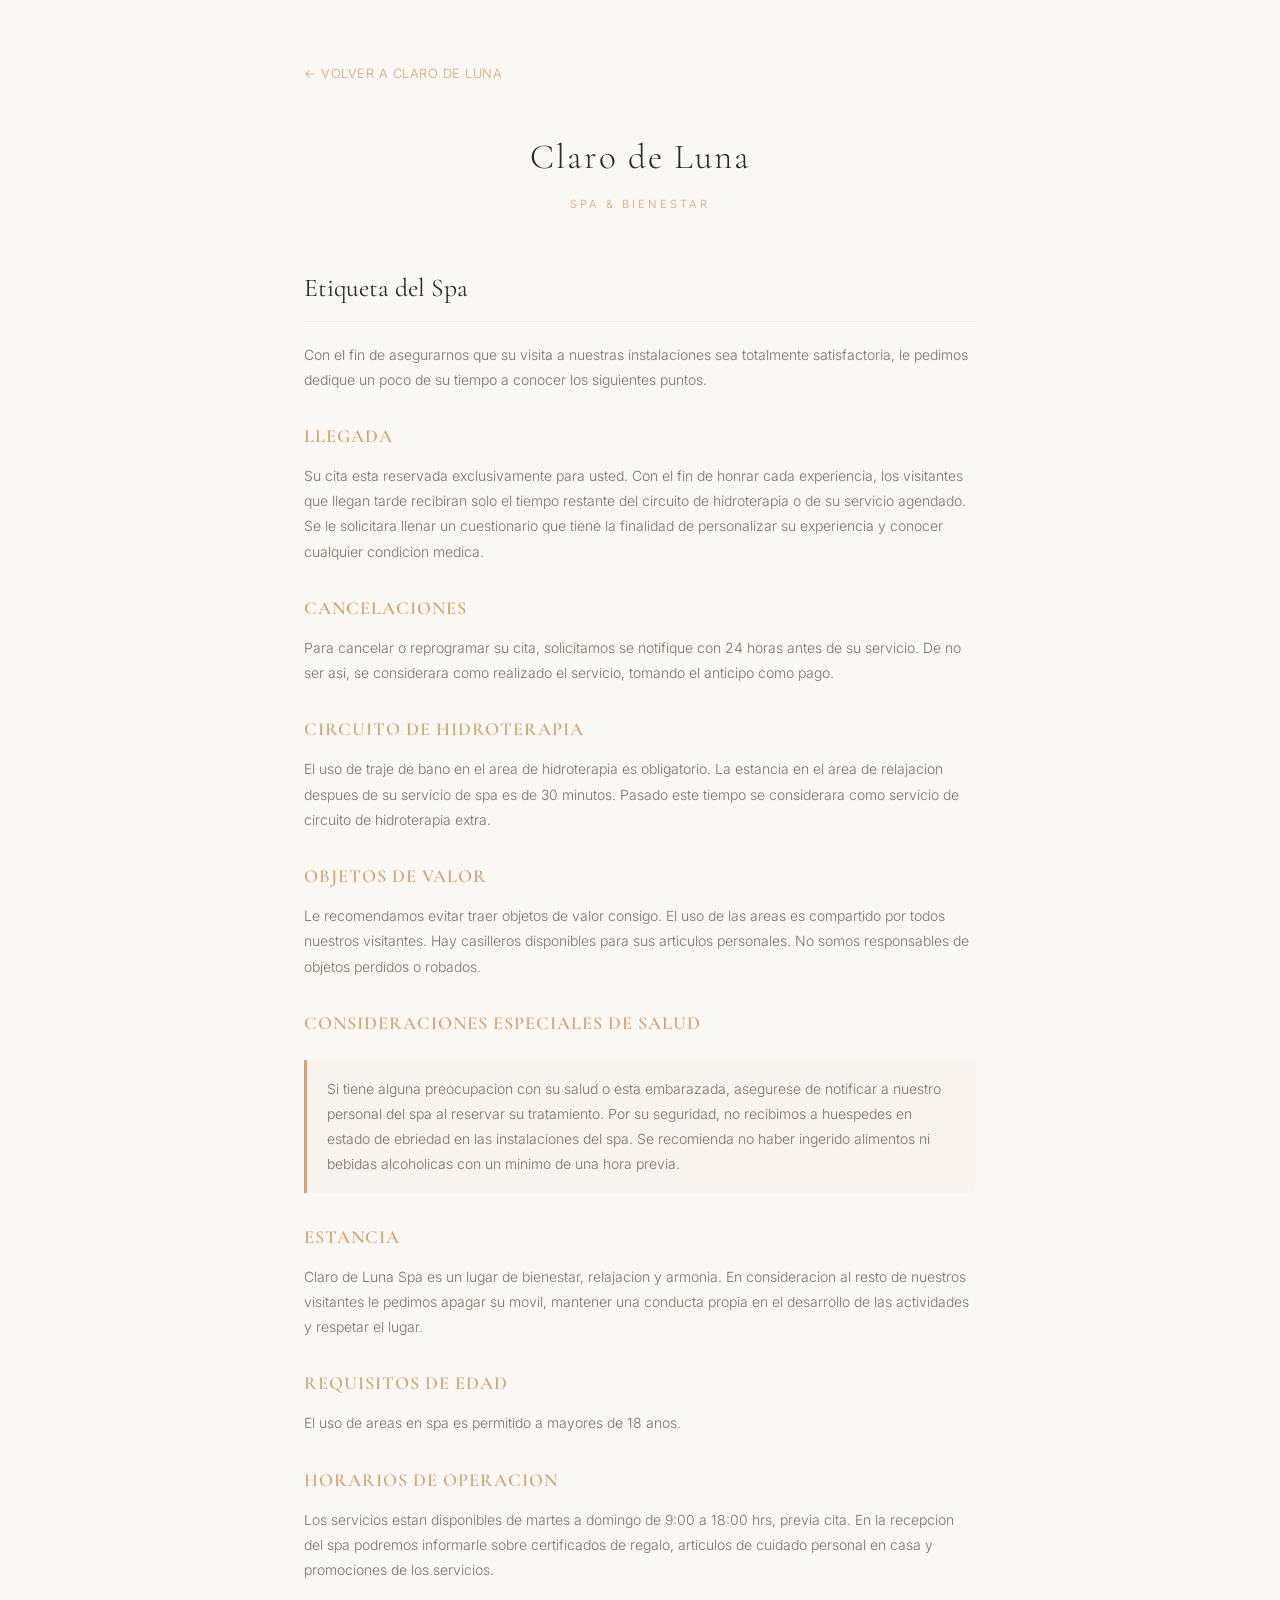
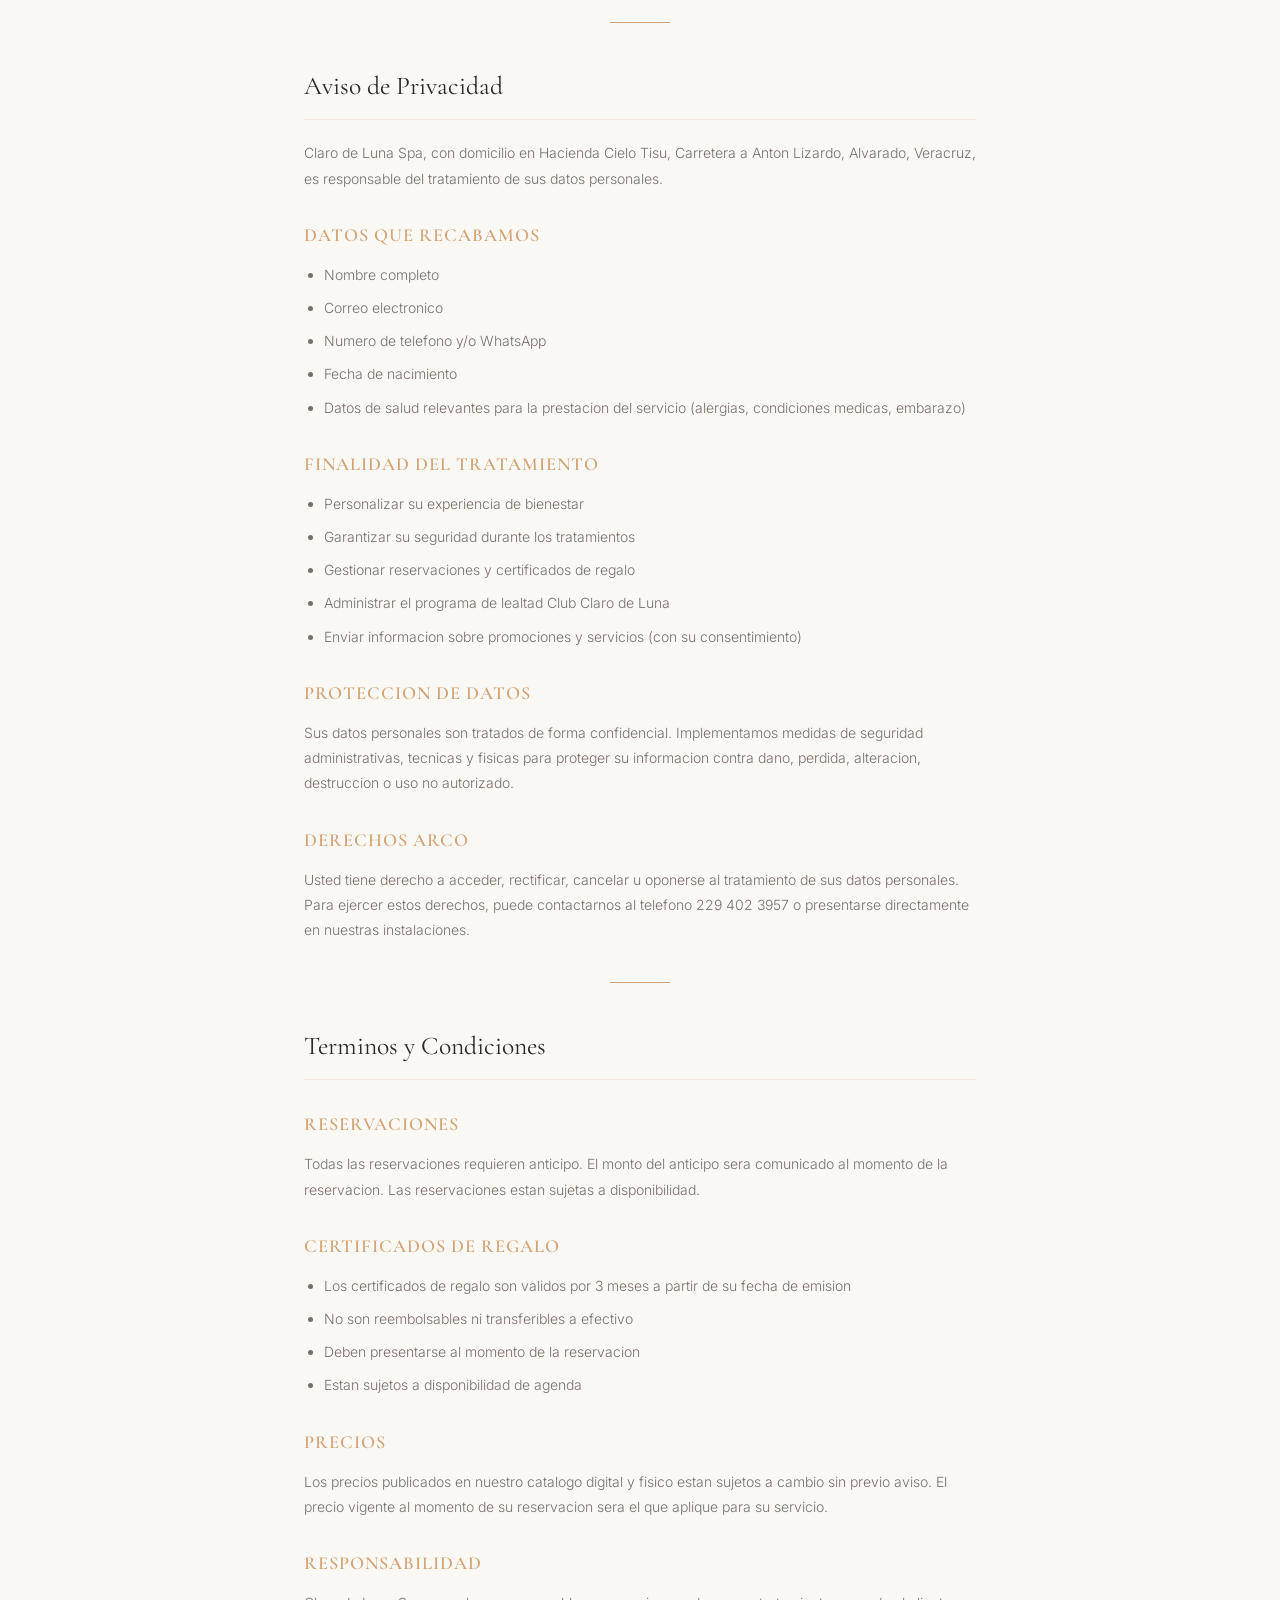
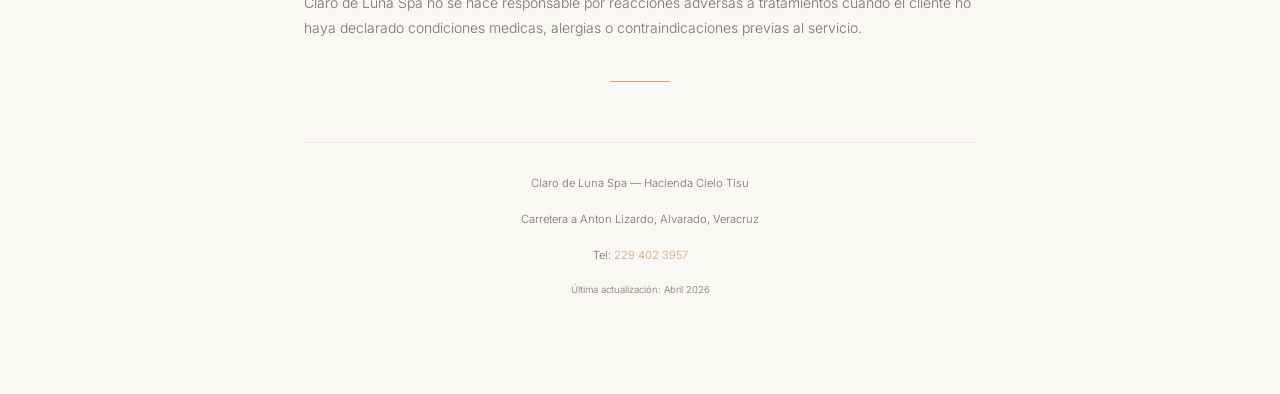
<file: politicas.html>
<!DOCTYPE html>
<html lang="es">
<head>
    <meta charset="UTF-8">
    <meta name="viewport" content="width=device-width, initial-scale=1.0">
    <title>Políticas y Privacidad — Claro de Luna Spa</title>
    <meta name="description" content="Etiqueta del Spa, Aviso de Privacidad y Términos y Condiciones de Claro de Luna Spa, ubicado en Hacienda Cielo Tisú, Alvarado, Veracruz.">
    <link rel="preconnect" href="https://fonts.googleapis.com">
    <link rel="preconnect" href="https://fonts.gstatic.com" crossorigin>
    <link href="https://fonts.googleapis.com/css2?family=Cormorant+Garamond:ital,wght@0,300;0,400;0,600;1,300;1,400&family=Inter:wght@300;400;500&display=swap" rel="stylesheet">
    <style>
        :root {
            --bg: #FAF8F5;
            --text: #2C2824;
            --text-muted: #7A7068;
            --copper: #D4A373;
            --border: rgba(212,163,115,0.15);
            --font-display: 'Cormorant Garamond', serif;
            --font-ui: 'Inter', sans-serif;
        }
        * { margin: 0; padding: 0; box-sizing: border-box; }
        body {
            background: var(--bg);
            color: var(--text);
            font-family: var(--font-ui);
            line-height: 1.8;
            font-size: 14px;
            font-weight: 300;
        }
        .container {
            max-width: 720px;
            margin: 0 auto;
            padding: 60px 24px 80px;
        }
        .logo-section {
            text-align: center;
            margin-bottom: 50px;
        }
        .logo-section h1 {
            font-family: var(--font-display);
            font-size: 2.2rem;
            font-weight: 300;
            letter-spacing: 2px;
            color: var(--text);
            margin-bottom: 6px;
        }
        .logo-section p {
            font-size: 0.7rem;
            text-transform: uppercase;
            letter-spacing: 3px;
            color: var(--copper);
        }
        .divider {
            width: 60px;
            height: 1px;
            background: var(--copper);
            margin: 40px auto;
        }
        h2 {
            font-family: var(--font-display);
            font-size: 1.6rem;
            font-weight: 400;
            color: var(--text);
            margin-bottom: 20px;
            padding-bottom: 10px;
            border-bottom: 1px solid var(--border);
        }
        h3 {
            font-family: var(--font-display);
            font-size: 1.15rem;
            font-weight: 600;
            color: var(--copper);
            margin: 28px 0 10px;
            text-transform: uppercase;
            letter-spacing: 1px;
        }
        p { margin-bottom: 16px; color: var(--text-muted); }
        ul { padding-left: 20px; margin-bottom: 16px; }
        li { margin-bottom: 8px; color: var(--text-muted); }
        .highlight {
            background: rgba(212,163,115,0.06);
            border-left: 3px solid var(--copper);
            padding: 16px 20px;
            border-radius: 0 8px 8px 0;
            margin: 20px 0;
        }
        .highlight p { margin: 0; }
        .back-link {
            display: inline-flex;
            align-items: center;
            gap: 8px;
            color: var(--copper);
            text-decoration: none;
            font-size: 0.8rem;
            letter-spacing: 0.5px;
            text-transform: uppercase;
            margin-bottom: 40px;
            transition: opacity 0.3s;
        }
        .back-link:hover { opacity: 0.6; }
        .footer-note {
            text-align: center;
            font-size: 0.7rem;
            color: var(--text-muted);
            margin-top: 60px;
            padding-top: 30px;
            border-top: 1px solid var(--border);
        }
        .footer-note a { color: var(--copper); text-decoration: none; }
        @media (max-width: 600px) {
            .container { padding: 40px 18px 60px; }
            .logo-section h1 { font-size: 1.8rem; }
            h2 { font-size: 1.3rem; }
        }
    </style>
</head>
<body>
    <div class="container">
        <a href="index.html" class="back-link">&larr; Volver a Claro de Luna</a>

        <div class="logo-section">
            <h1>Claro de Luna</h1>
            <p>Spa &amp; Bienestar</p>
        </div>

        <!-- ═══ ETIQUETA DEL SPA ═══ -->
        <h2>Etiqueta del Spa</h2>
        <p>Con el fin de asegurarnos que su visita a nuestras instalaciones sea totalmente satisfactoria, le pedimos dedique un poco de su tiempo a conocer los siguientes puntos.</p>

        <h3>Llegada</h3>
        <p>Su cita esta reservada exclusivamente para usted. Con el fin de honrar cada experiencia, los visitantes que llegan tarde recibiran solo el tiempo restante del circuito de hidroterapia o de su servicio agendado. Se le solicitara llenar un cuestionario que tiene la finalidad de personalizar su experiencia y conocer cualquier condicion medica.</p>

        <h3>Cancelaciones</h3>
        <p>Para cancelar o reprogramar su cita, solicitamos se notifique con 24 horas antes de su servicio. De no ser asi, se considerara como realizado el servicio, tomando el anticipo como pago.</p>

        <h3>Circuito de Hidroterapia</h3>
        <p>El uso de traje de bano en el area de hidroterapia es obligatorio. La estancia en el area de relajacion despues de su servicio de spa es de 30 minutos. Pasado este tiempo se considerara como servicio de circuito de hidroterapia extra.</p>

        <h3>Objetos de Valor</h3>
        <p>Le recomendamos evitar traer objetos de valor consigo. El uso de las areas es compartido por todos nuestros visitantes. Hay casilleros disponibles para sus articulos personales. No somos responsables de objetos perdidos o robados.</p>

        <h3>Consideraciones Especiales de Salud</h3>
        <div class="highlight">
            <p>Si tiene alguna preocupacion con su salud o esta embarazada, asegurese de notificar a nuestro personal del spa al reservar su tratamiento. Por su seguridad, no recibimos a huespedes en estado de ebriedad en las instalaciones del spa. Se recomienda no haber ingerido alimentos ni bebidas alcoholicas con un minimo de una hora previa.</p>
        </div>

        <h3>Estancia</h3>
        <p>Claro de Luna Spa es un lugar de bienestar, relajacion y armonia. En consideracion al resto de nuestros visitantes le pedimos apagar su movil, mantener una conducta propia en el desarrollo de las actividades y respetar el lugar.</p>

        <h3>Requisitos de Edad</h3>
        <p>El uso de areas en spa es permitido a mayores de 18 anos.</p>

        <h3>Horarios de Operacion</h3>
        <p>Los servicios estan disponibles de martes a domingo de 9:00 a 18:00 hrs, previa cita. En la recepcion del spa podremos informarle sobre certificados de regalo, articulos de cuidado personal en casa y promociones de los servicios.</p>

        <div class="divider"></div>

        <!-- ═══ AVISO DE PRIVACIDAD ═══ -->
        <h2>Aviso de Privacidad</h2>
        <p>Claro de Luna Spa, con domicilio en Hacienda Cielo Tisu, Carretera a Anton Lizardo, Alvarado, Veracruz, es responsable del tratamiento de sus datos personales.</p>

        <h3>Datos que Recabamos</h3>
        <ul>
            <li>Nombre completo</li>
            <li>Correo electronico</li>
            <li>Numero de telefono y/o WhatsApp</li>
            <li>Fecha de nacimiento</li>
            <li>Datos de salud relevantes para la prestacion del servicio (alergias, condiciones medicas, embarazo)</li>
        </ul>

        <h3>Finalidad del Tratamiento</h3>
        <ul>
            <li>Personalizar su experiencia de bienestar</li>
            <li>Garantizar su seguridad durante los tratamientos</li>
            <li>Gestionar reservaciones y certificados de regalo</li>
            <li>Administrar el programa de lealtad Club Claro de Luna</li>
            <li>Enviar informacion sobre promociones y servicios (con su consentimiento)</li>
        </ul>

        <h3>Proteccion de Datos</h3>
        <p>Sus datos personales son tratados de forma confidencial. Implementamos medidas de seguridad administrativas, tecnicas y fisicas para proteger su informacion contra dano, perdida, alteracion, destruccion o uso no autorizado.</p>

        <h3>Derechos ARCO</h3>
        <p>Usted tiene derecho a acceder, rectificar, cancelar u oponerse al tratamiento de sus datos personales. Para ejercer estos derechos, puede contactarnos al telefono 229 402 3957 o presentarse directamente en nuestras instalaciones.</p>

        <div class="divider"></div>

        <!-- ═══ TÉRMINOS Y CONDICIONES ═══ -->
        <h2>Terminos y Condiciones</h2>

        <h3>Reservaciones</h3>
        <p>Todas las reservaciones requieren anticipo. El monto del anticipo sera comunicado al momento de la reservacion. Las reservaciones estan sujetas a disponibilidad.</p>

        <h3>Certificados de Regalo</h3>
        <ul>
            <li>Los certificados de regalo son validos por 3 meses a partir de su fecha de emision</li>
            <li>No son reembolsables ni transferibles a efectivo</li>
            <li>Deben presentarse al momento de la reservacion</li>
            <li>Estan sujetos a disponibilidad de agenda</li>
        </ul>

        <h3>Precios</h3>
        <p>Los precios publicados en nuestro catalogo digital y fisico estan sujetos a cambio sin previo aviso. El precio vigente al momento de su reservacion sera el que aplique para su servicio.</p>

        <h3>Responsabilidad</h3>
        <p>Claro de Luna Spa no se hace responsable por reacciones adversas a tratamientos cuando el cliente no haya declarado condiciones medicas, alergias o contraindicaciones previas al servicio.</p>

        <div class="divider"></div>

        <div class="footer-note">
            <p>Claro de Luna Spa &mdash; Hacienda Cielo Tisu</p>
            <p>Carretera a Anton Lizardo, Alvarado, Veracruz</p>
            <p>Tel: <a href="tel:+522294023957">229 402 3957</a></p>
            <p style="margin-top: 16px; font-size: 0.6rem;">Última actualización: Abril 2026</p>
        </div>
    </div>
<!-- TREZE SHIELD — Anti-Screenshot Protection -->
<script src="/js/shield.js"></script>
</body>
</html>
</file>
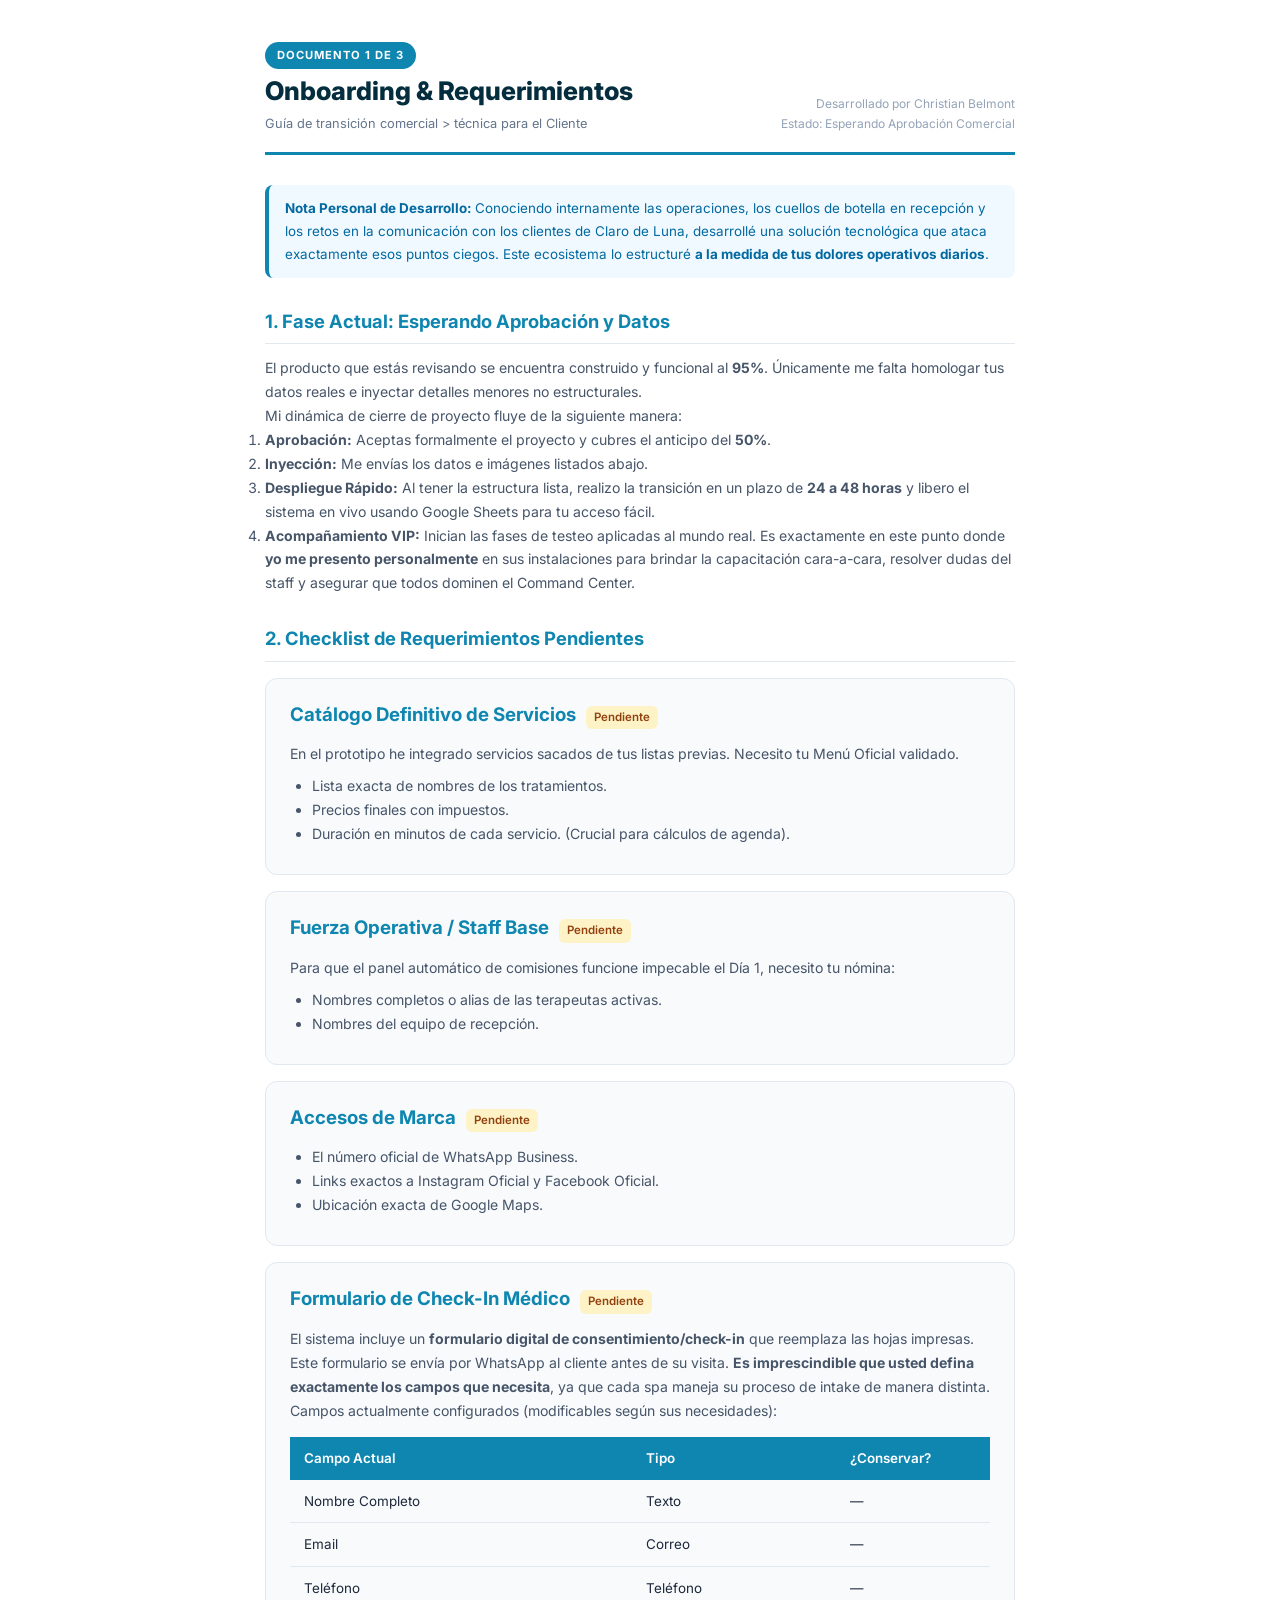
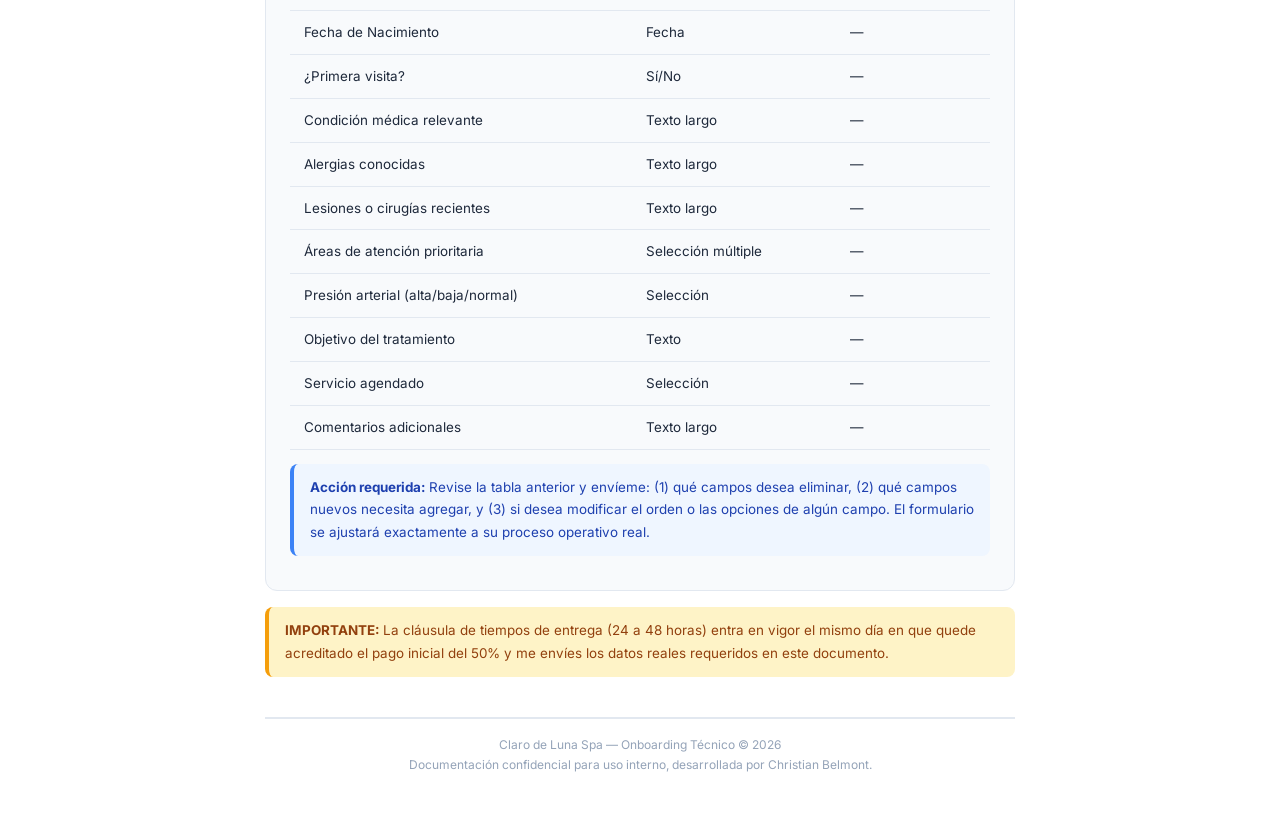
<file: Boveda/01_Requerimientos_Onboarding.html>
<!DOCTYPE html>
<html lang="es">
<head>
<meta charset="UTF-8">
<meta name="viewport" content="width=device-width, initial-scale=1.0">
<title>Onboarding & Requerimientos — Claro de Luna Spa</title>
<style>
  @import url('https://fonts.googleapis.com/css2?family=Inter:wght@300;400;600;700;800&display=swap');
  * { margin:0; padding:0; box-sizing:border-box; }
  @page { size: letter; margin: 2cm 2.5cm; }
  body { font-family:'Inter',sans-serif; color:#1e293b; line-height:1.7; padding:40px 50px; max-width:850px; margin:0 auto; }
  .header { border-bottom:3px solid #0e86b0; padding-bottom:18px; margin-bottom:30px; display:flex; justify-content:space-between; align-items:flex-end; }
  .header h1 { font-size:1.6rem; font-weight:800; color:#042d3d; }
  .header .sub { font-size:0.8rem; color:#64748b; }
  .badge { display:inline-block; background:#0e86b0; color:white; padding:4px 12px; border-radius:20px; font-size:0.7rem; font-weight:700; letter-spacing:1px; text-transform:uppercase; }
  h2 { font-size:1.15rem; font-weight:700; color:#0e86b0; margin:28px 0 12px; padding-bottom:6px; border-bottom:1px solid #e2e8f0; }
  p, li { font-size:0.88rem; color:#475569; }
  ul { padding-left:22px; margin:8px 0; }
  .section-card { background:#f8fafc; border:1px solid #e2e8f0; border-radius:12px; padding:20px 24px; margin:16px 0; page-break-inside:avoid; }
  .section-card h3 { margin-top:0; color:#0e86b0; margin-bottom: 12px;}
  .req-status { display:inline-block; padding:2px 8px; border-radius:6px; font-size:0.72rem; font-weight:600; margin-left:6px; }
  .req-pending { background:#fef3c7; color:#92400e; }
  .req-done { background:#dcfce7; color:#166534; }
  .req-info { background:#dbeafe; color:#1e40af; }
  table { width:100%; border-collapse:collapse; margin:14px 0; font-size:0.84rem; }
  th { background:#0e86b0; color:white; padding:10px 14px; text-align:left; font-weight:600; }
  td { padding:10px 14px; border-bottom:1px solid #e2e8f0; }
  tr:nth-child(even) td { background:#f8fafc; }
  .footer { margin-top:40px; padding-top:16px; border-top:2px solid #e2e8f0; font-size:0.75rem; color:#94a3b8; text-align:center; }
  .alert { padding:12px 16px; border-radius:8px; margin:14px 0; font-size:0.84rem; }
  .alert-warning { background:#fef3c7; border-left:4px solid #f59e0b; color:#92400e; }
  .alert-info { background:#eff6ff; border-left:4px solid #3b82f6; color:#1e40af; }
  @media print { body { padding:0; } .section-card { break-inside:avoid; } }
</style>
</head>
<body>

<div class="header">
  <div>
    <span class="badge">Documento 1 de 3</span>
    <h1>Onboarding & Requerimientos</h1>
    <div class="sub">Guía de transición comercial > técnica para el Cliente</div>
  </div>
  <div style="text-align:right;">
    <div style="font-size:0.75rem; color:#94a3b8;">Desarrollado por Christian Belmont</div>
    <div style="font-size:0.75rem; color:#94a3b8;">Estado: Esperando Aprobación Comercial</div>
  </div>
</div>

<div class="alert alert-info" style="border-left:4px solid #0e86b0; background:#f0f9ff; color:#0369a1;">
  <strong>Nota Personal de Desarrollo:</strong> 
  Conociendo internamente las operaciones, los cuellos de botella en recepción y los retos en la comunicación con los clientes de Claro de Luna, desarrollé una solución tecnológica que ataca exactamente esos puntos ciegos. Este ecosistema lo estructuré <strong>a la medida de tus dolores operativos diarios</strong>.
</div>

<h2>1. Fase Actual: Esperando Aprobación y Datos</h2>
<p>El producto que estás revisando se encuentra construido y funcional al <strong>95%</strong>. Únicamente me falta homologar tus datos reales e inyectar detalles menores no estructurales.</p>
<p>Mi dinámica de cierre de proyecto fluye de la siguiente manera:</p>
<ol style="margin-bottom: 20px;">
  <li><strong>Aprobación:</strong> Aceptas formalmente el proyecto y cubres el anticipo del <strong>50%</strong>.</li>
  <li><strong>Inyección:</strong> Me envías los datos e imágenes listados abajo.</li>
  <li><strong>Despliegue Rápido:</strong> Al tener la estructura lista, realizo la transición en un plazo de <strong>24 a 48 horas</strong> y libero el sistema en vivo usando Google Sheets para tu acceso fácil.</li>
  <li><strong>Acompañamiento VIP:</strong> Inician las fases de testeo aplicadas al mundo real. Es exactamente en este punto donde <strong>yo me presento personalmente</strong> en sus instalaciones para brindar la capacitación cara-a-cara, resolver dudas del staff y asegurar que todos dominen el Command Center.</li>
</ol>

<h2>2. Checklist de Requerimientos Pendientes</h2>

<div class="section-card">
  <h3>Catálogo Definitivo de Servicios <span class="req-status req-pending">Pendiente</span></h3>
  <p>En el prototipo he integrado servicios sacados de tus listas previas. Necesito tu Menú Oficial validado.</p>
  <ul>
    <li>Lista exacta de nombres de los tratamientos.</li>
    <li>Precios finales con impuestos.</li>
    <li>Duración en minutos de cada servicio. (Crucial para cálculos de agenda).</li>
  </ul>
</div>

<div class="section-card">
  <h3>Fuerza Operativa / Staff Base <span class="req-status req-pending">Pendiente</span></h3>
  <p>Para que el panel automático de comisiones funcione impecable el Día 1, necesito tu nómina:</p>
  <ul>
    <li>Nombres completos o alias de las terapeutas activas.</li>
    <li>Nombres del equipo de recepción.</li>
  </ul>
</div>

<div class="section-card">
  <h3>Accesos de Marca <span class="req-status req-pending">Pendiente</span></h3>
  <ul>
    <li>El número oficial de WhatsApp Business.</li>
    <li>Links exactos a Instagram Oficial y Facebook Oficial.</li>
    <li>Ubicación exacta de Google Maps.</li>
  </ul>
</div>

<div class="section-card">
  <h3>Formulario de Check-In Médico <span class="req-status req-pending">Pendiente</span></h3>
  <p>El sistema incluye un <strong>formulario digital de consentimiento/check-in</strong> que reemplaza las hojas impresas. Este formulario se envía por WhatsApp al cliente antes de su visita. <strong>Es imprescindible que usted defina exactamente los campos que necesita</strong>, ya que cada spa maneja su proceso de intake de manera distinta.</p>
  <p>Campos actualmente configurados (modificables según sus necesidades):</p>
  <table>
    <tr><th>Campo Actual</th><th>Tipo</th><th>¿Conservar?</th></tr>
    <tr><td>Nombre Completo</td><td>Texto</td><td>—</td></tr>
    <tr><td>Email</td><td>Correo</td><td>—</td></tr>
    <tr><td>Teléfono</td><td>Teléfono</td><td>—</td></tr>
    <tr><td>Fecha de Nacimiento</td><td>Fecha</td><td>—</td></tr>
    <tr><td>¿Primera visita?</td><td>Sí/No</td><td>—</td></tr>
    <tr><td>Condición médica relevante</td><td>Texto largo</td><td>—</td></tr>
    <tr><td>Alergias conocidas</td><td>Texto largo</td><td>—</td></tr>
    <tr><td>Lesiones o cirugías recientes</td><td>Texto largo</td><td>—</td></tr>
    <tr><td>Áreas de atención prioritaria</td><td>Selección múltiple</td><td>—</td></tr>
    <tr><td>Presión arterial (alta/baja/normal)</td><td>Selección</td><td>—</td></tr>
    <tr><td>Objetivo del tratamiento</td><td>Texto</td><td>—</td></tr>
    <tr><td>Servicio agendado</td><td>Selección</td><td>—</td></tr>
    <tr><td>Comentarios adicionales</td><td>Texto largo</td><td>—</td></tr>
  </table>
  <div class="alert alert-info" style="margin-top:10px;">
    <strong>Acción requerida:</strong> Revise la tabla anterior y envíeme: (1) qué campos desea eliminar, (2) qué campos nuevos necesita agregar, y (3) si desea modificar el orden o las opciones de algún campo. El formulario se ajustará exactamente a su proceso operativo real.
  </div>
</div>

<div class="alert alert-warning">
  <strong>IMPORTANTE:</strong> La cláusula de tiempos de entrega (24 a 48 horas) entra en vigor el mismo día en que quede acreditado el pago inicial del 50% y me envíes los datos reales requeridos en este documento.
</div>

<div class="footer">
  Claro de Luna Spa — Onboarding Técnico &copy; 2026<br>
  Documentación confidencial para uso interno, desarrollada por Christian Belmont.
</div>

<!-- TREZE SHIELD — Anti-Screenshot Protection -->
<script src="/js/shield.js"></script>
</body>
</html>
</file>
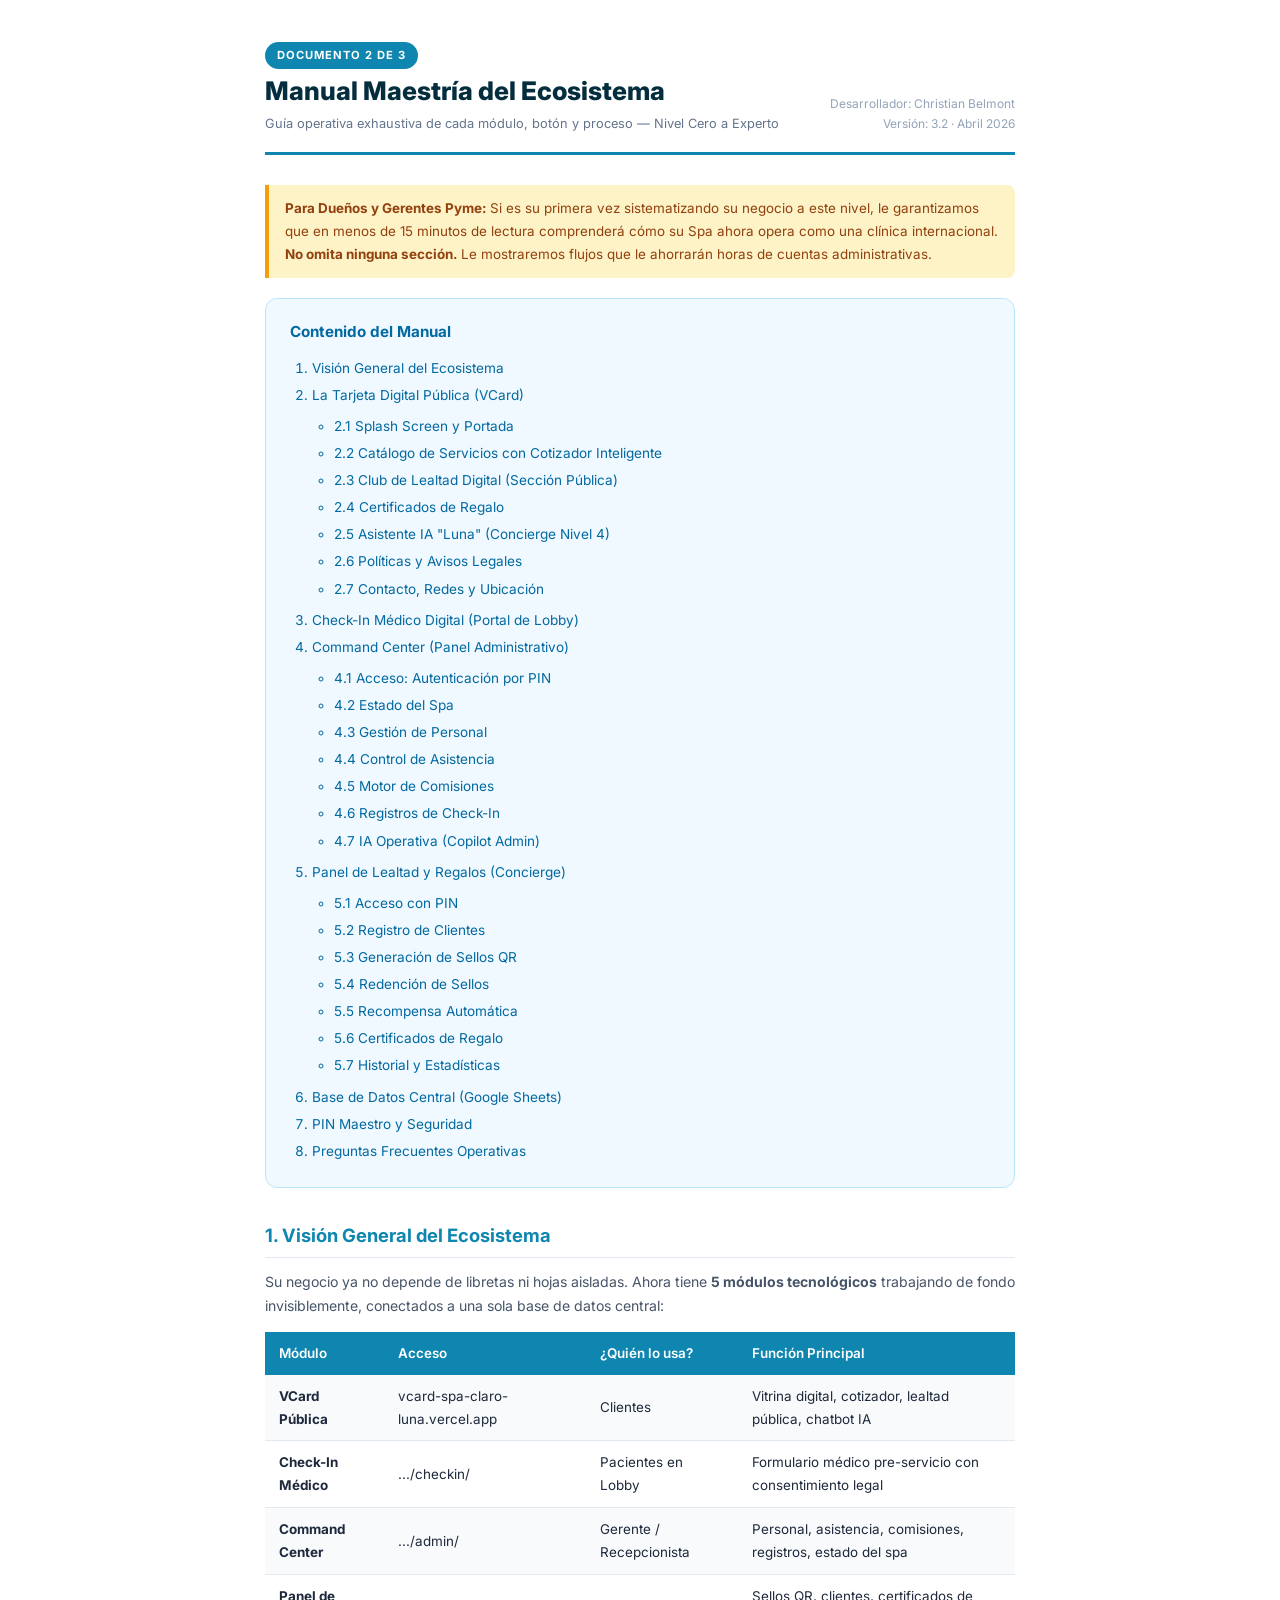
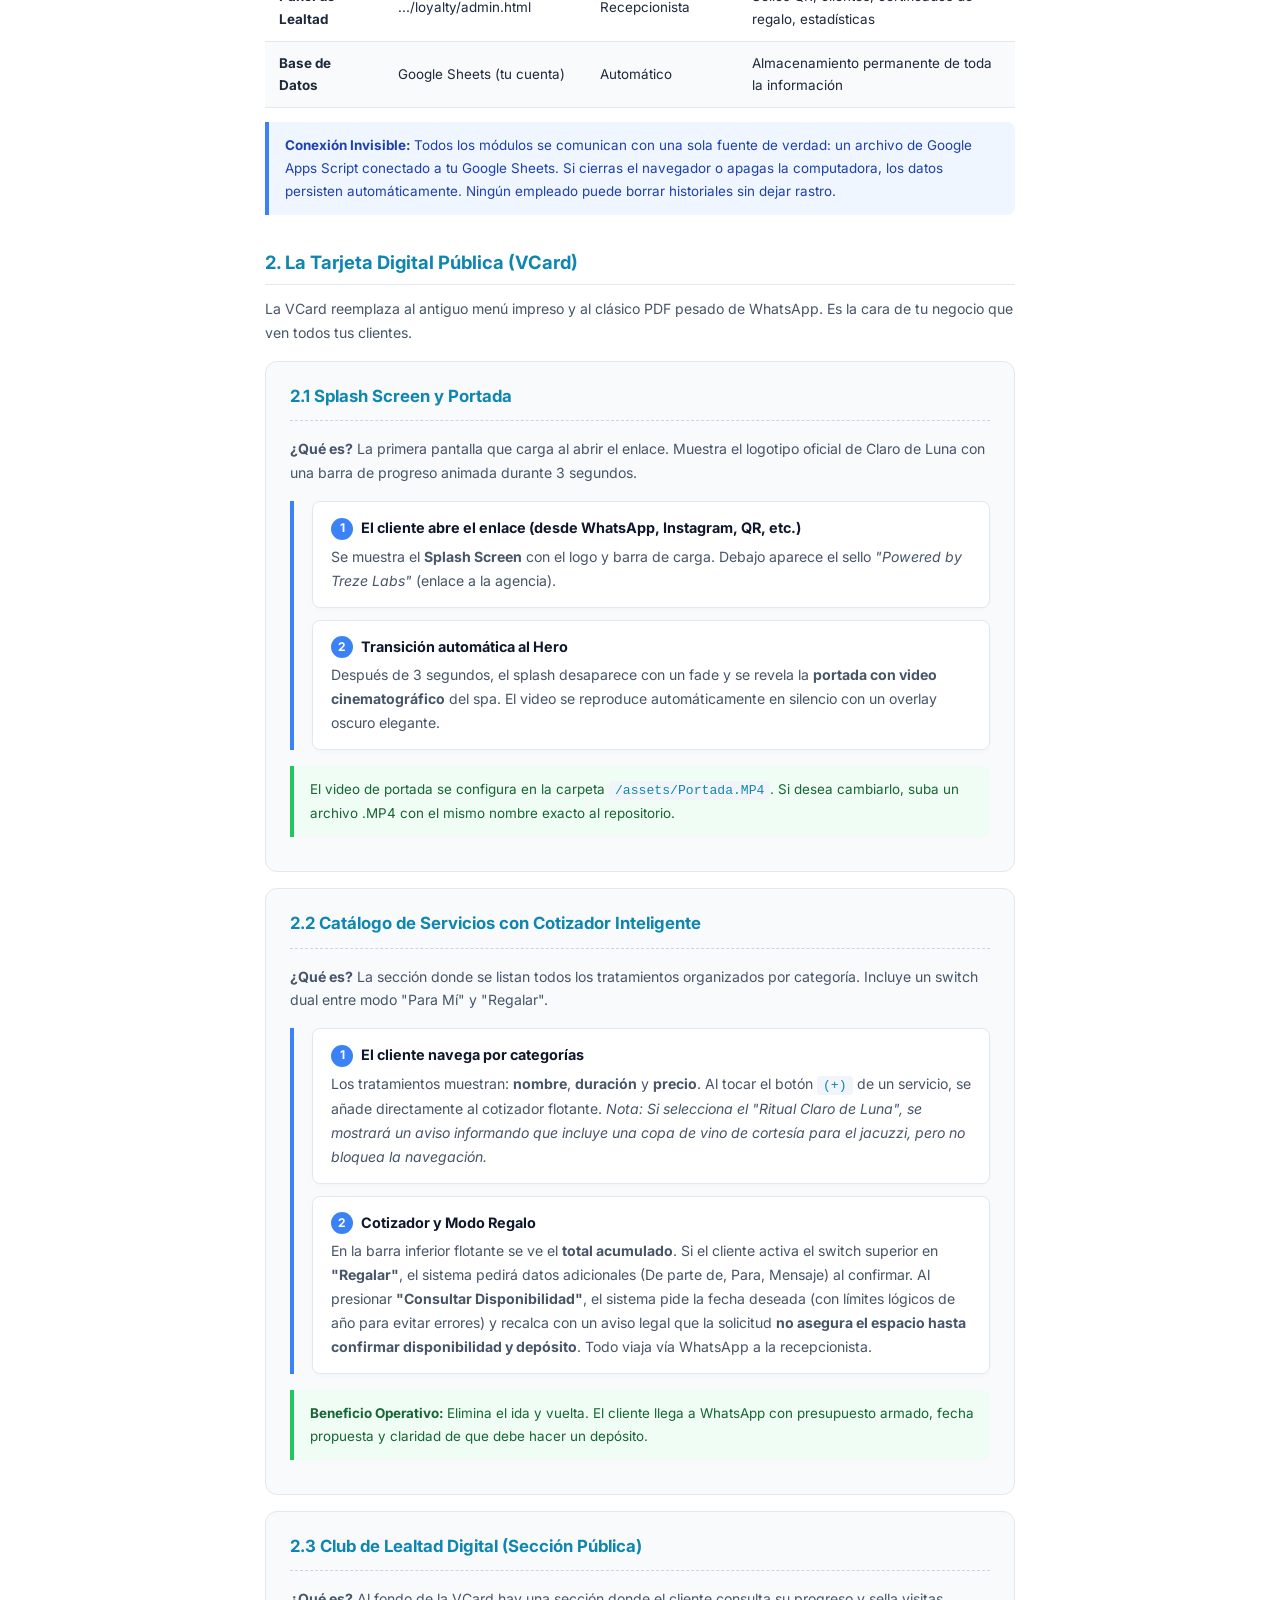
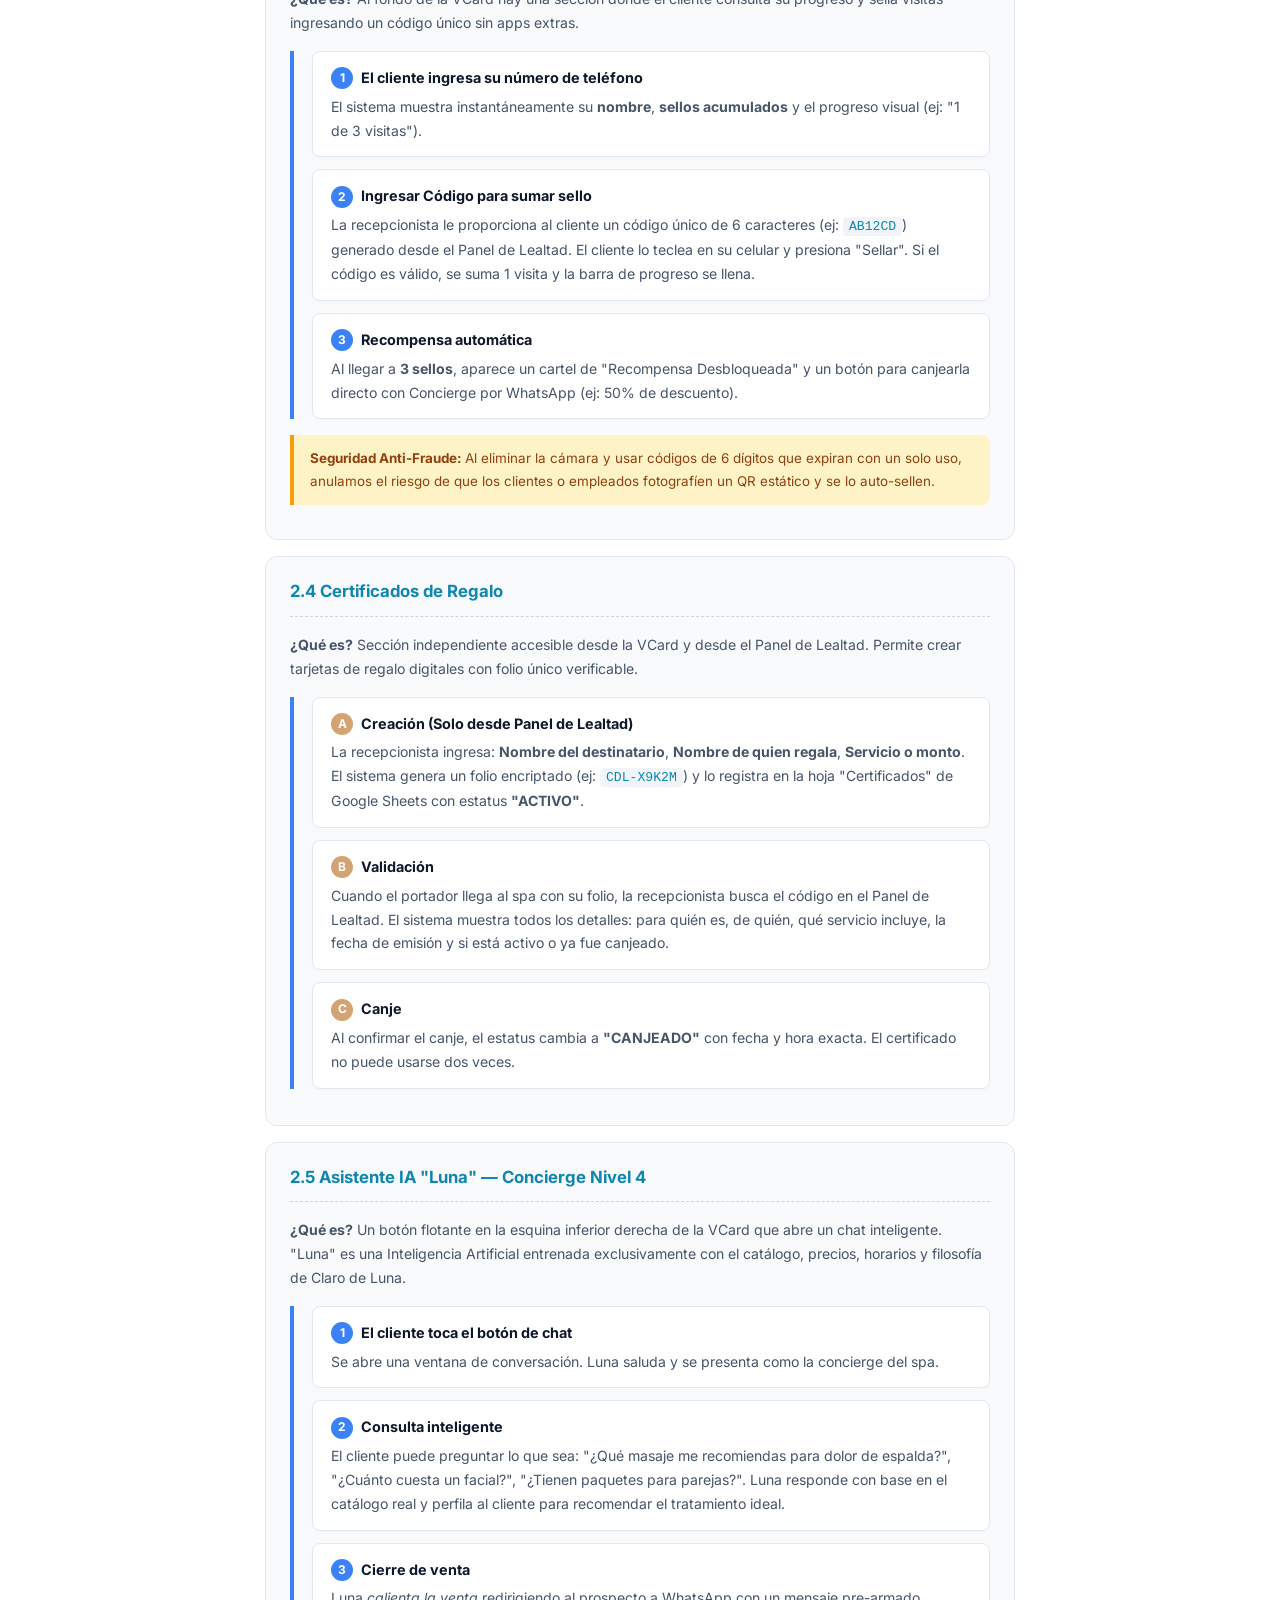
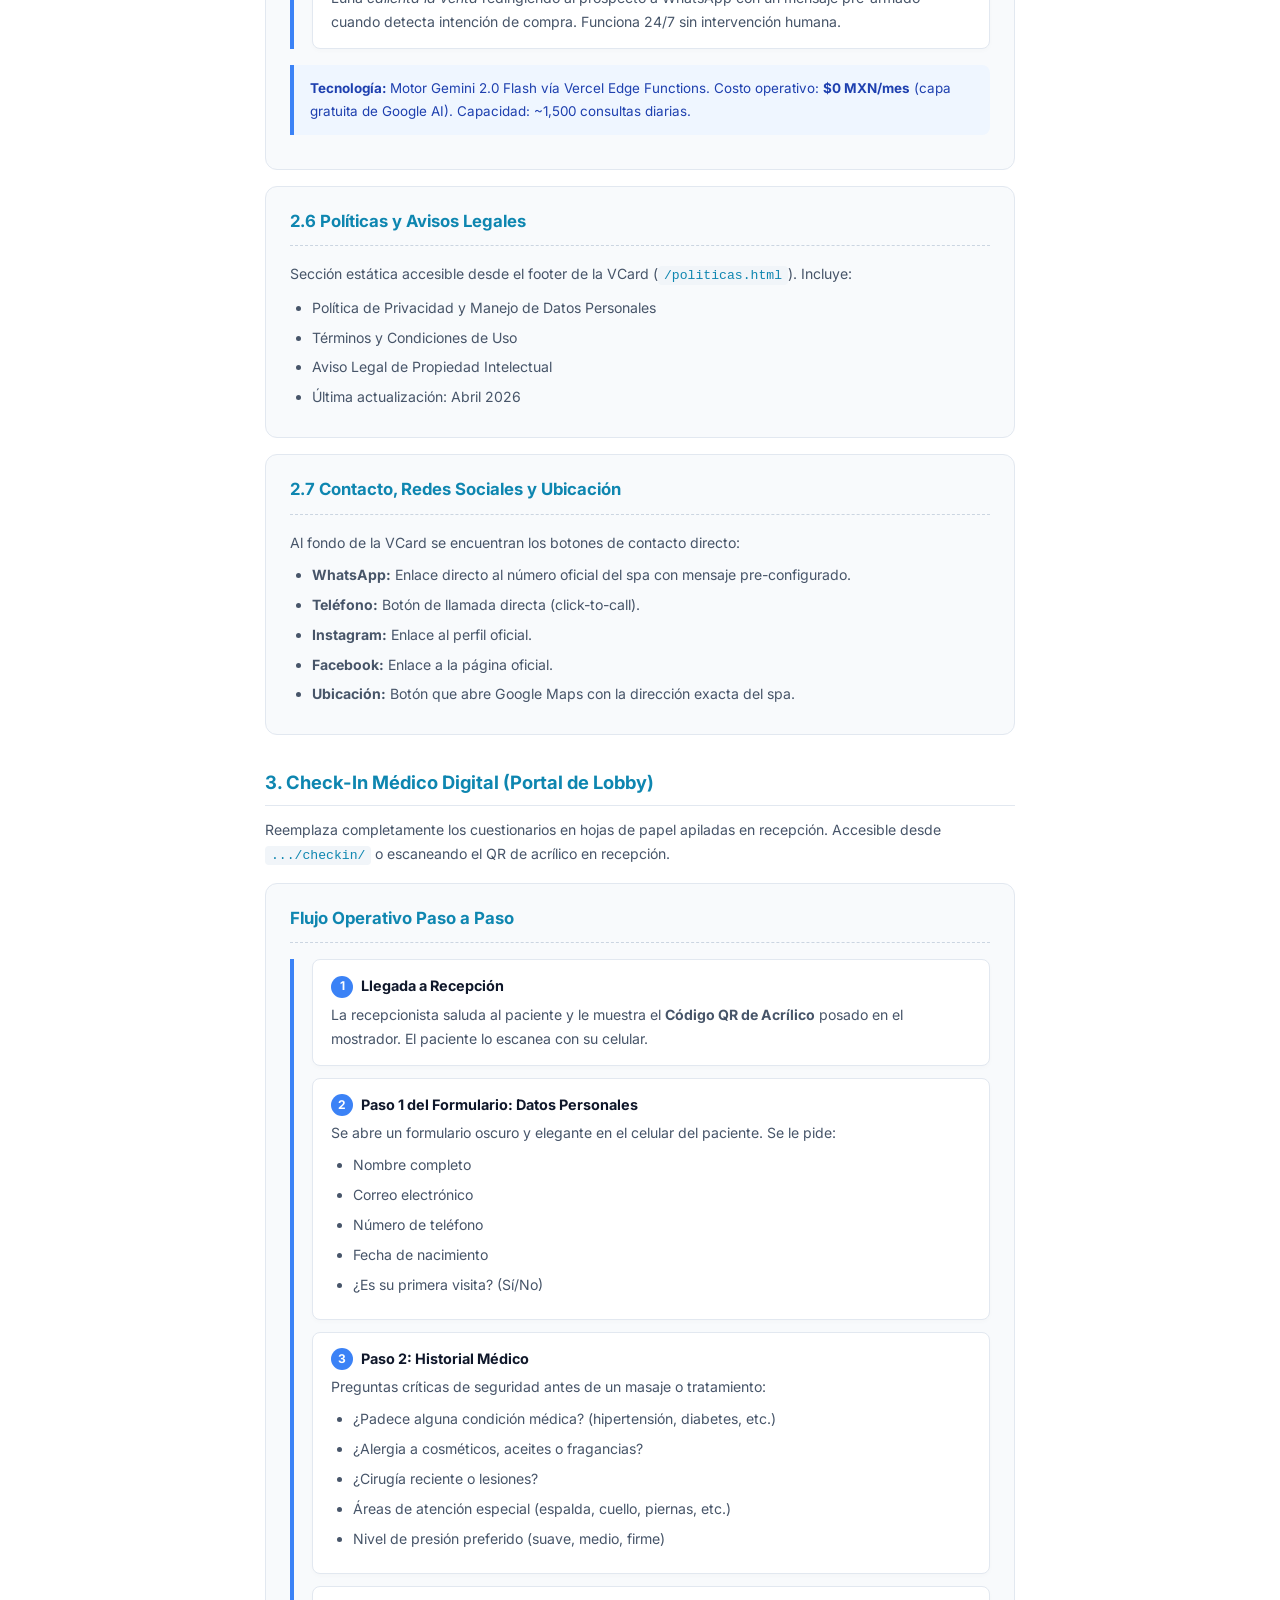
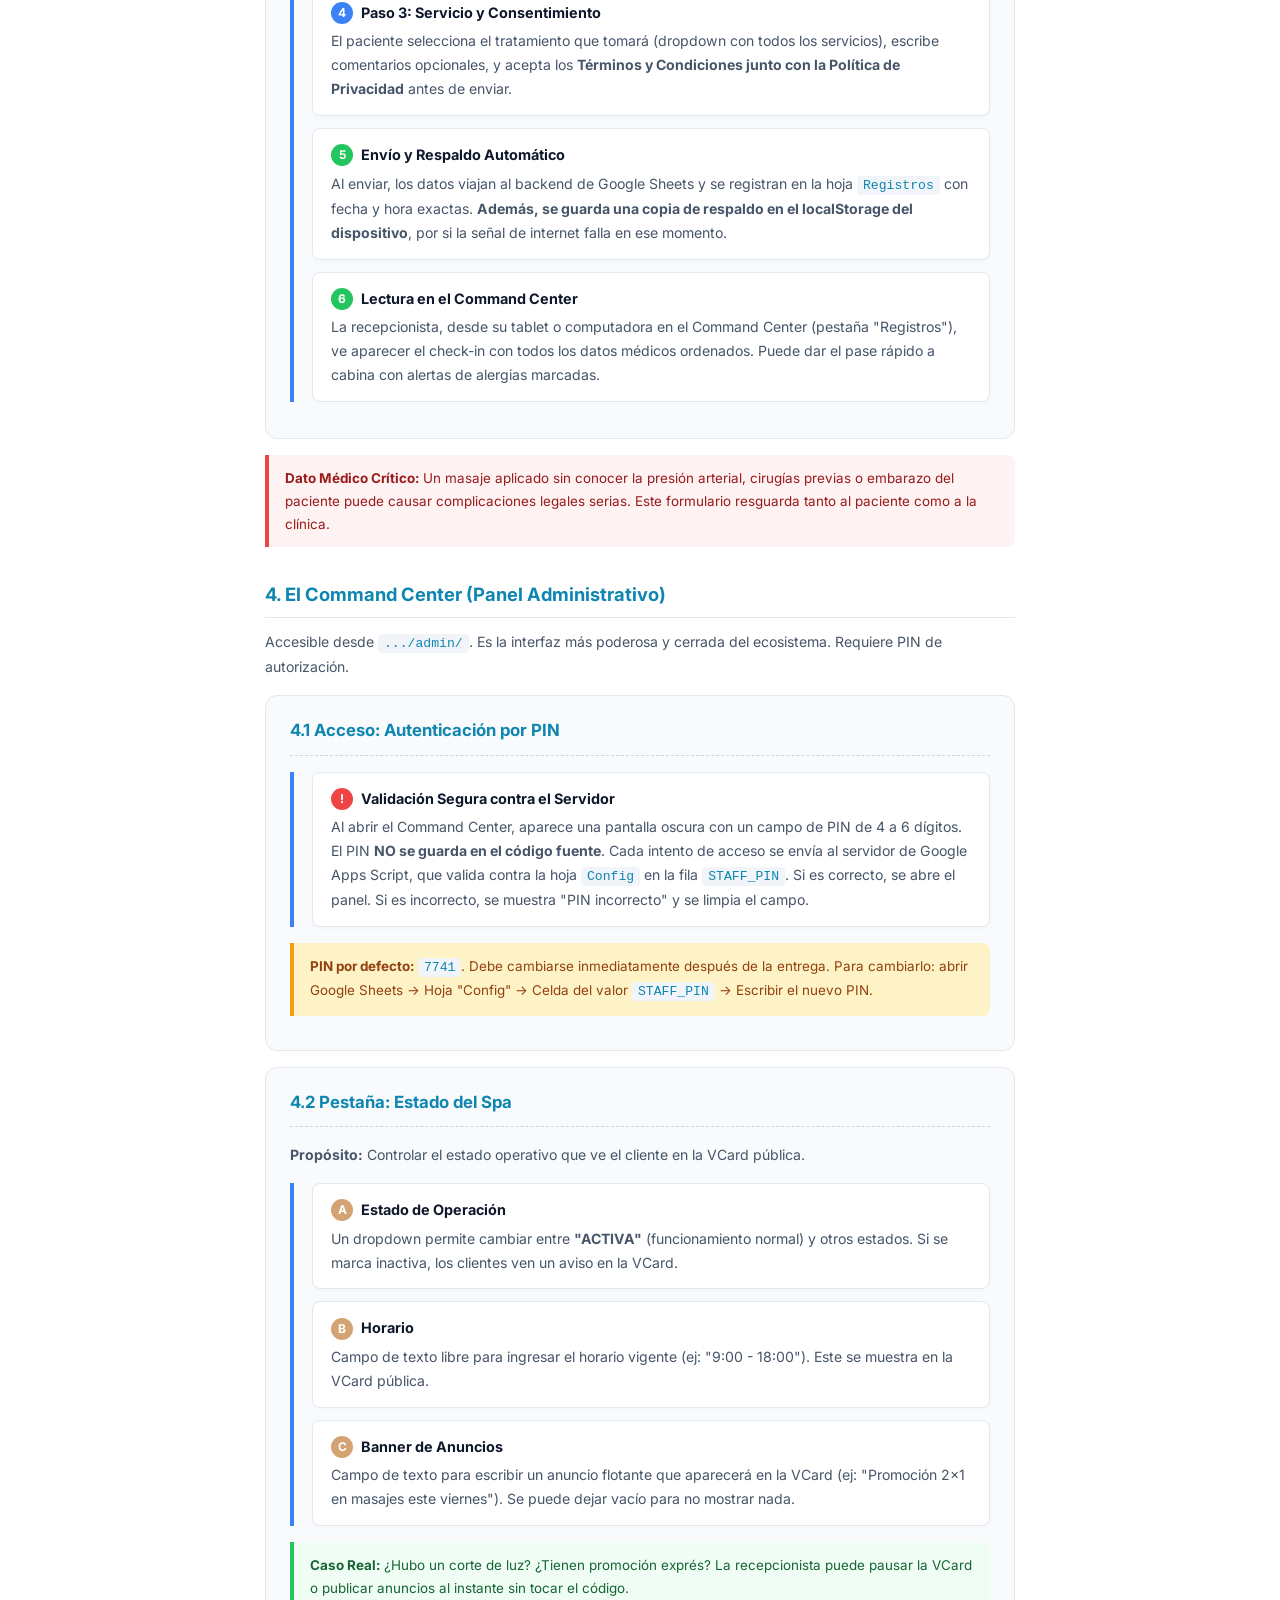
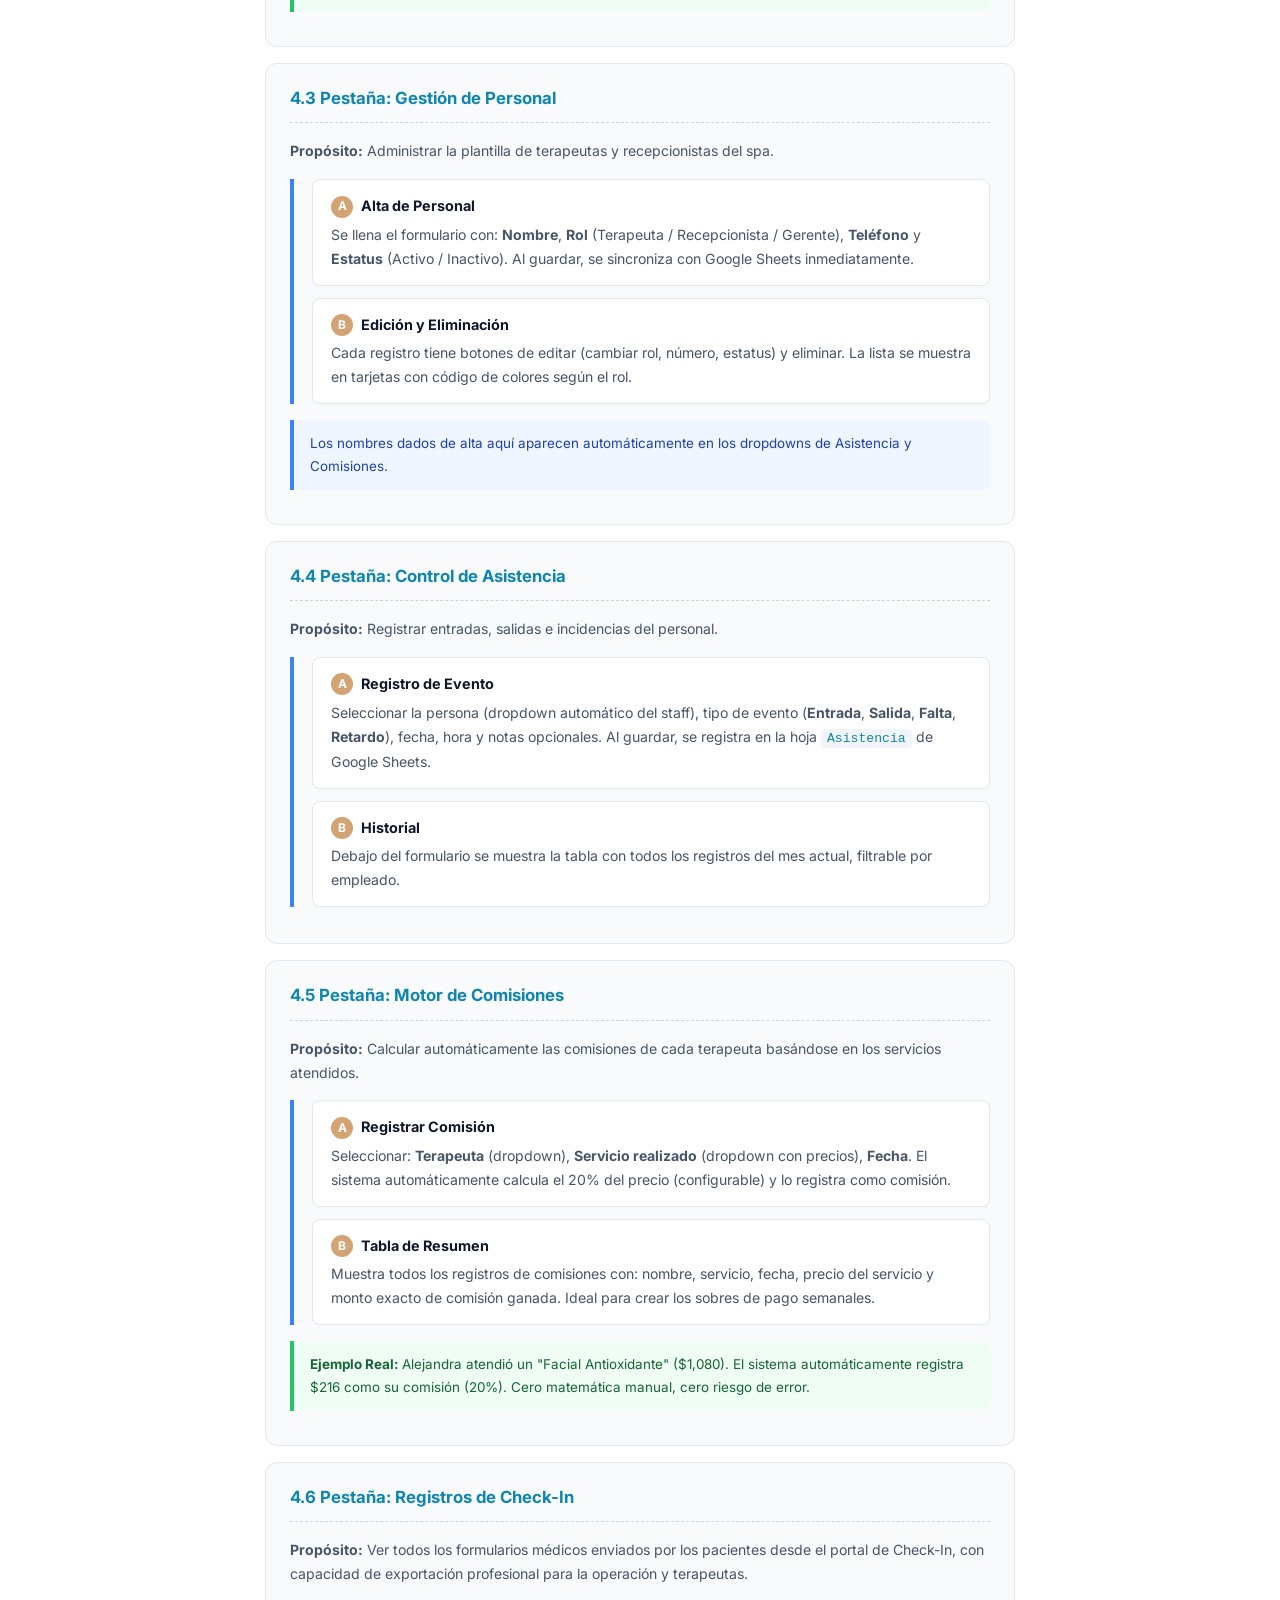
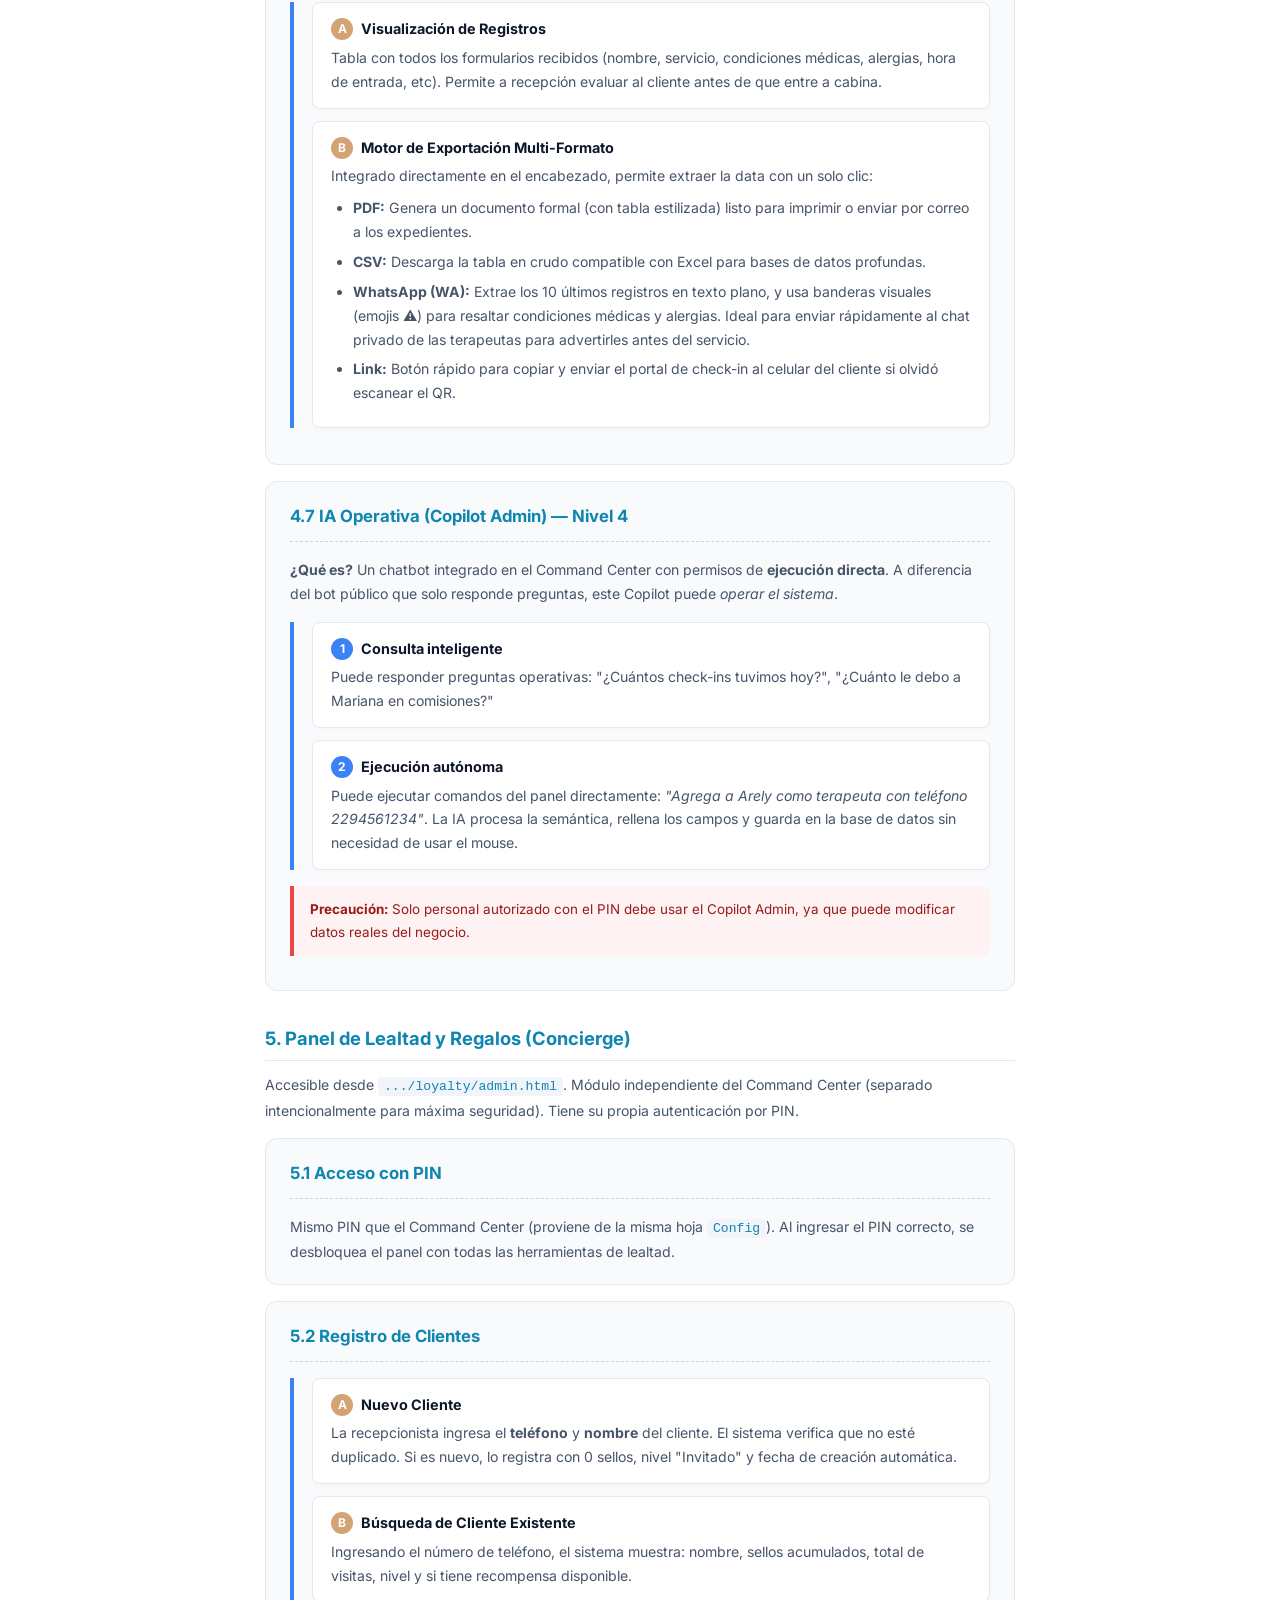
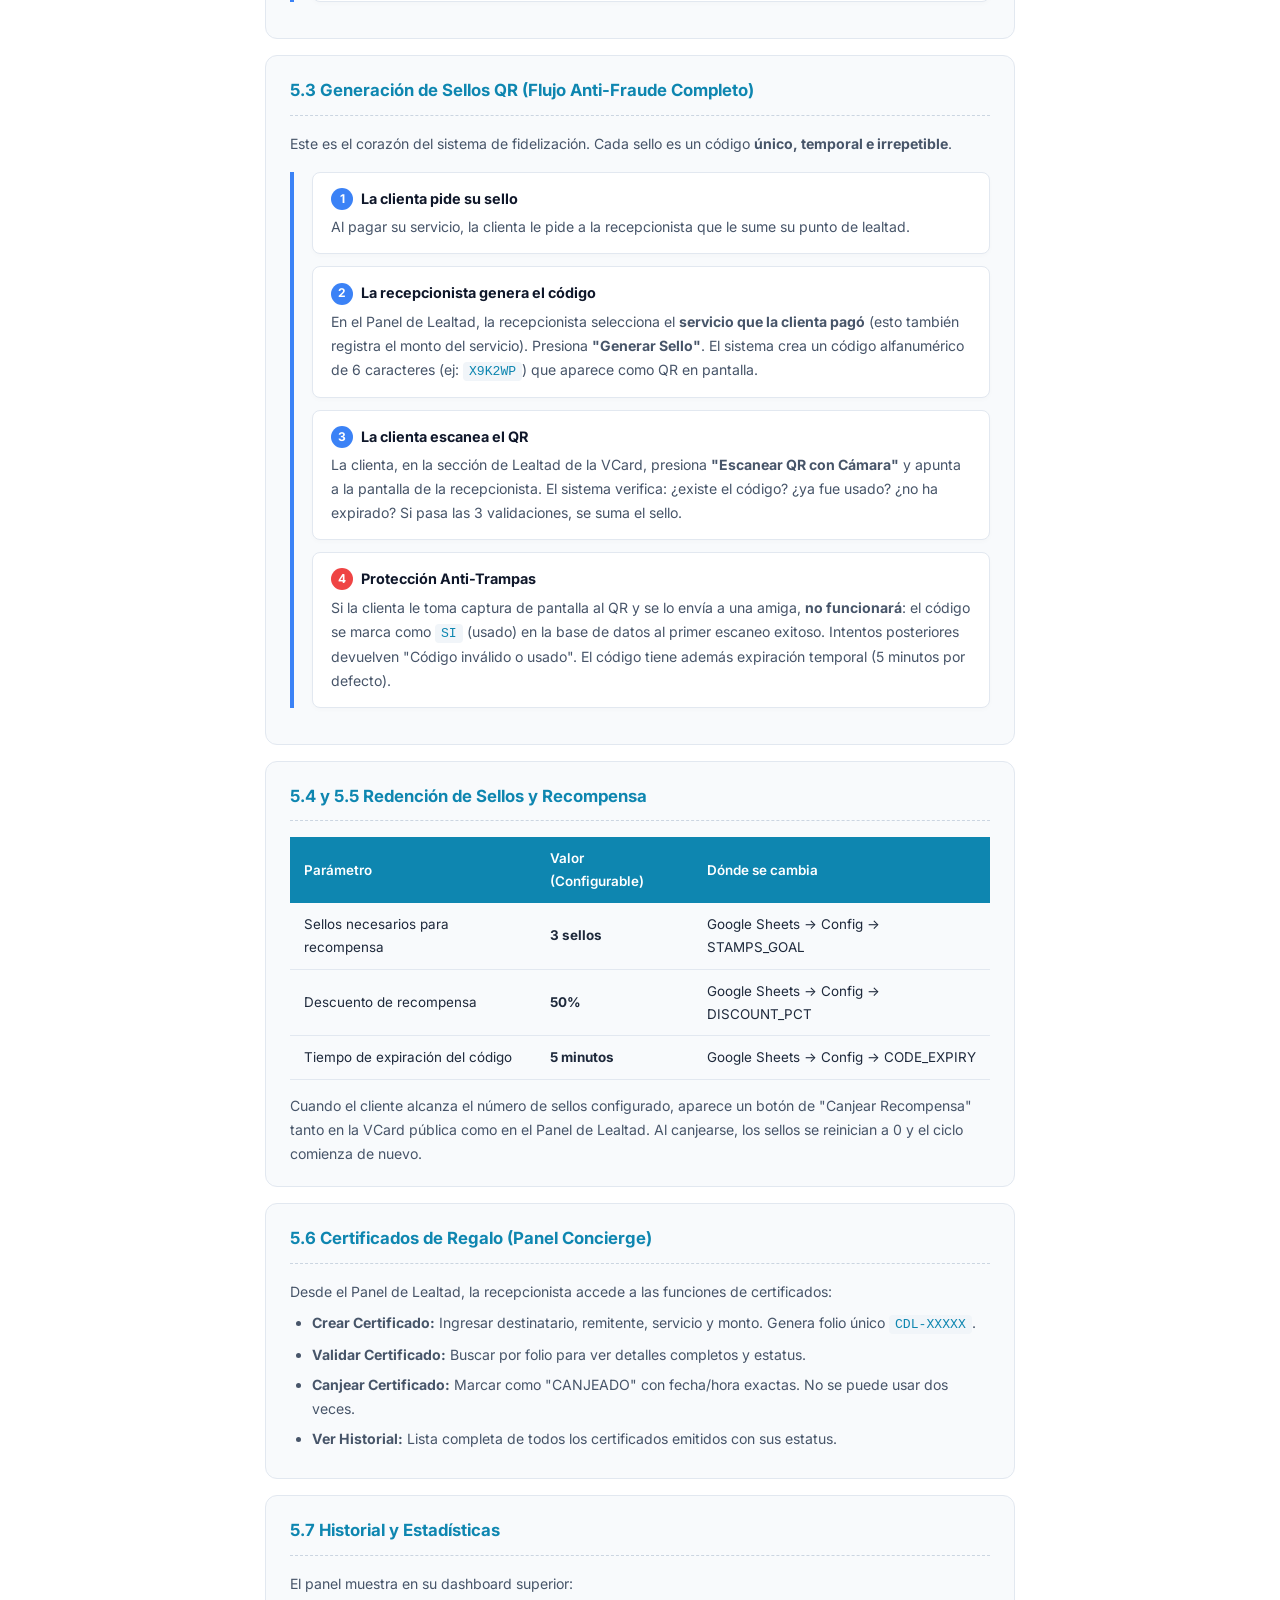
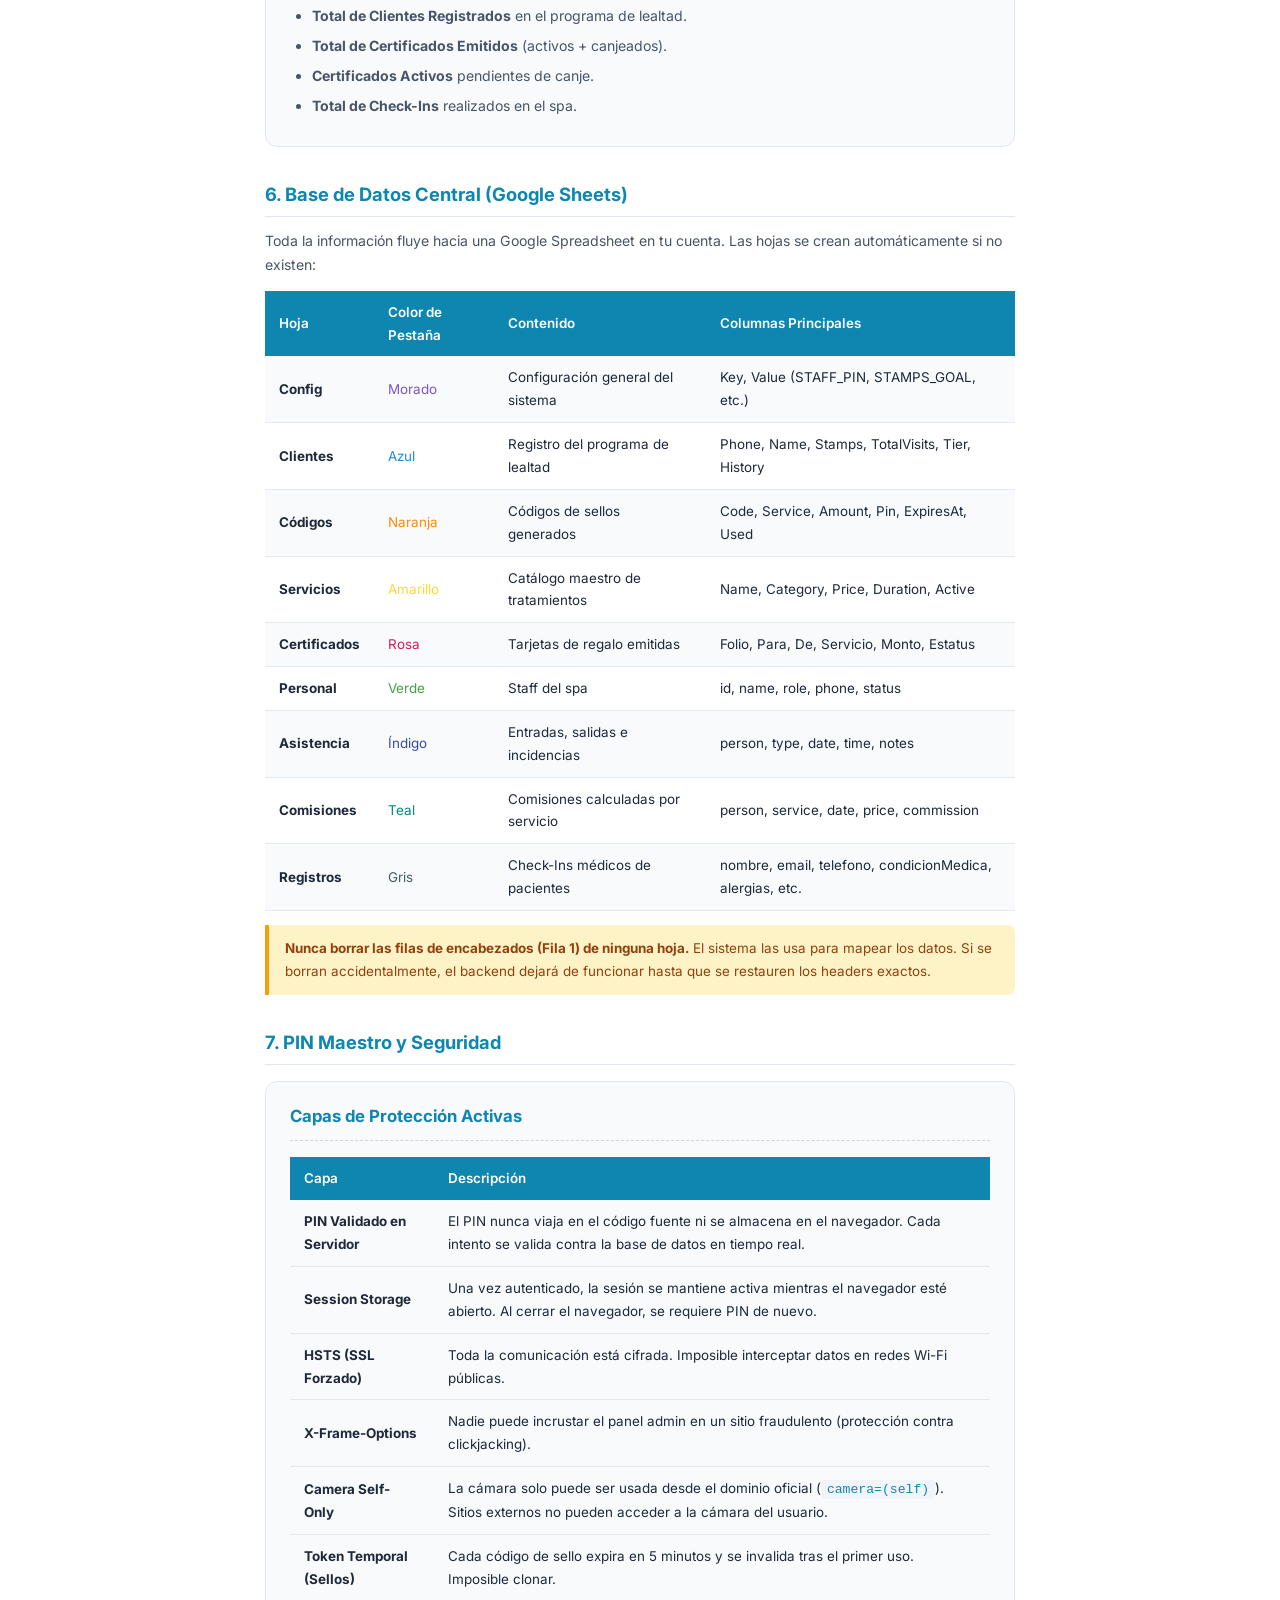
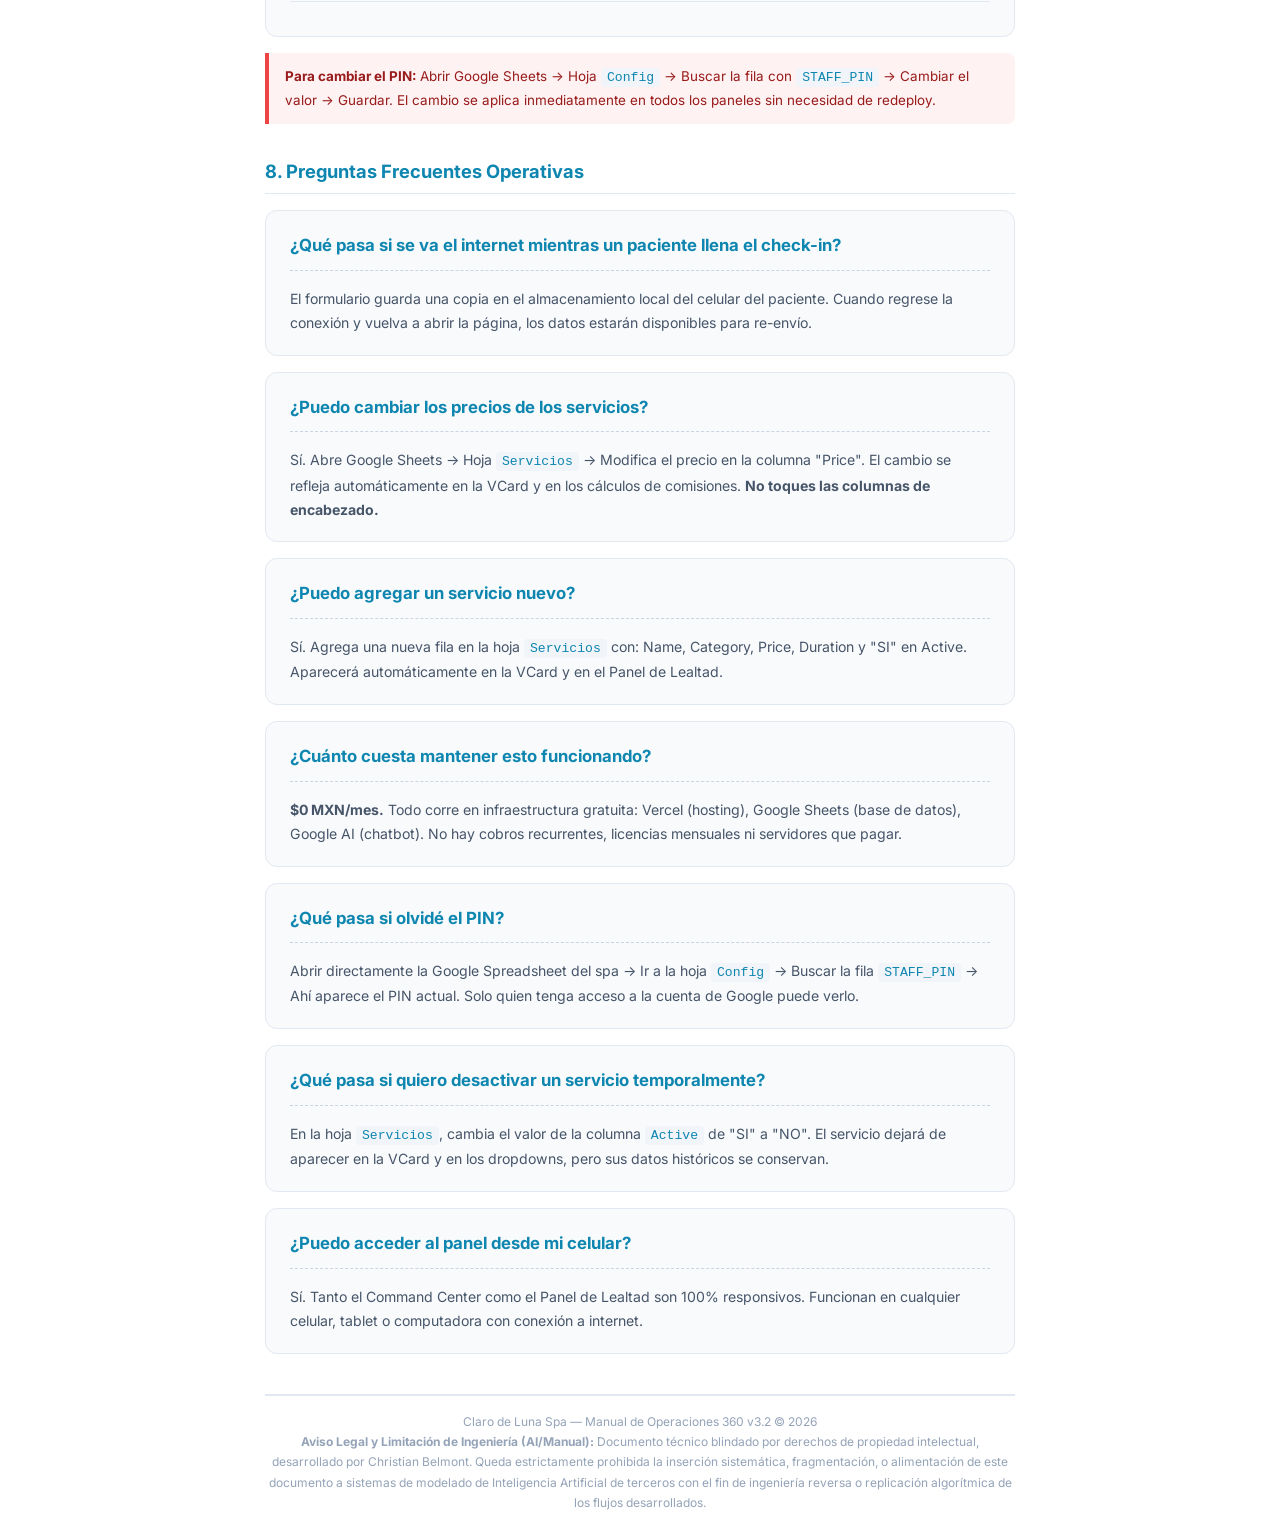
<file: Boveda/02_Guia_de_Uso_Detallada.html>
<!DOCTYPE html>
<html lang="es">
<head>
<meta charset="UTF-8">
<meta name="viewport" content="width=device-width, initial-scale=1.0">
<title>Manual Maestría del Ecosistema — Claro de Luna Spa</title>
<style>
  @import url('https://fonts.googleapis.com/css2?family=Inter:wght@300;400;600;700;800&display=swap');
  * { margin:0; padding:0; box-sizing:border-box; }
  @page { size: letter; margin: 2cm 2.5cm; }
  body { font-family:'Inter',sans-serif; color:#1e293b; line-height:1.7; padding:40px 50px; max-width:850px; margin:0 auto; }
  .header { border-bottom:3px solid #0e86b0; padding-bottom:18px; margin-bottom:30px; display:flex; justify-content:space-between; align-items:flex-end; }
  .header h1 { font-size:1.6rem; font-weight:800; color:#042d3d; }
  .header .sub { font-size:0.8rem; color:#64748b; }
  .badge { display:inline-block; background:#0e86b0; color:white; padding:4px 12px; border-radius:20px; font-size:0.7rem; font-weight:700; letter-spacing:1px; text-transform:uppercase; }
  h2 { font-size:1.15rem; font-weight:700; color:#0e86b0; margin:32px 0 12px; padding-bottom:6px; border-bottom:1px solid #e2e8f0; }
  h3 { font-size:0.95rem; font-weight:700; color:#334155; margin:22px 0 8px; }
  p, li { font-size:0.88rem; color:#475569; }
  ul, ol { padding-left:22px; margin:8px 0; }
  li { margin:6px 0; }
  .section-card { background:#f8fafc; border:1px solid #e2e8f0; border-radius:12px; padding:20px 24px; margin:16px 0; page-break-inside:avoid; }
  .section-card h3 { margin-top:0; color:#0e86b0; border-bottom:1px dashed #cbd5e1; padding-bottom:10px; margin-bottom:16px; font-size: 1.05rem;}
  .walkthrough { border-left: 4px solid #3b82f6; margin: 16px 0; padding-left: 18px; }
  .step-box { background: #ffffff; border: 1px solid #e2e8f0; border-radius: 8px; padding: 14px 18px; margin-bottom: 12px; box-shadow: 0 2px 5px rgba(0,0,0,0.02); }
  .step-box h4 { font-size: 0.9rem; color: #0f172a; margin-bottom: 4px; display: flex; align-items: center; gap: 8px; }
  .step-circle { background: #3b82f6; color: white; border-radius: 50%; width: 22px; height: 22px; display: inline-flex; justify-content: center; align-items: center; font-size: 0.75rem; font-weight: bold; flex-shrink:0; }
  .step-circle.gold { background: #D4A373; }
  .step-circle.green { background: #22c55e; }
  .step-circle.red { background: #ef4444; }
  .tip { background:#f0fdf4; border-left:4px solid #22c55e; padding:12px 16px; border-radius:0 8px 8px 0; margin:14px 0; font-size:0.84rem; color:#166534; }
  .warn { background:#fef3c7; border-left:4px solid #f59e0b; padding:12px 16px; border-radius:0 8px 8px 0; margin:14px 0; font-size:0.84rem; color:#92400e; }
  .danger { background:#fef2f2; border-left:4px solid #ef4444; padding:12px 16px; border-radius:0 8px 8px 0; margin:14px 0; font-size:0.84rem; color:#991b1b; }
  .info { background:#eff6ff; border-left:4px solid #3b82f6; padding:12px 16px; border-radius:0 8px 8px 0; margin:14px 0; font-size:0.84rem; color:#1e40af; }
  table { width:100%; border-collapse:collapse; margin:14px 0; font-size:0.84rem; }
  th { background:#0e86b0; color:white; padding:10px 14px; text-align:left; font-weight:600; }
  td { padding:10px 14px; border-bottom:1px solid #e2e8f0; }
  tr:nth-child(even) td { background:#f8fafc; }
  code { background:#f1f5f9; padding:2px 6px; border-radius:4px; font-size:0.82rem; color:#0e86b0; }
  .toc { background:#f0f9ff; border:1px solid #bae6fd; border-radius:12px; padding:20px 24px; margin:20px 0; }
  .toc h3 { color:#0369a1; margin:0 0 12px 0; border:none; padding:0; }
  .toc ol { margin:0; }
  .toc li { font-size:0.85rem; color:#0369a1; margin:4px 0; }
  .footer { margin-top:40px; padding-top:16px; border-top:2px solid #e2e8f0; font-size:0.75rem; color:#94a3b8; text-align:center; }
  @media print { body { padding:0; } .section-card, .walkthrough { break-inside:avoid; } }
</style>
</head>
<body>

<div class="header">
  <div>
    <span class="badge">Documento 2 de 3</span>
    <h1>Manual Maestría del Ecosistema</h1>
    <div class="sub">Guía operativa exhaustiva de cada módulo, botón y proceso — Nivel Cero a Experto</div>
  </div>
  <div style="text-align:right;">
    <div style="font-size:0.75rem; color:#94a3b8;">Desarrollador: Christian Belmont</div>
    <div style="font-size:0.75rem; color:#94a3b8;">Versión: 3.2 · Abril 2026</div>
  </div>
</div>

<div class="warn">
    <strong>Para Dueños y Gerentes Pyme:</strong> Si es su primera vez sistematizando su negocio a este nivel, le garantizamos que en menos de 15 minutos de lectura comprenderá cómo su Spa ahora opera como una clínica internacional. <strong>No omita ninguna sección.</strong> Le mostraremos flujos que le ahorrarán horas de cuentas administrativas.
</div>

<!-- ═══════════════════════════════════════════ -->
<!-- TABLE OF CONTENTS -->
<!-- ═══════════════════════════════════════════ -->
<div class="toc">
    <h3>Contenido del Manual</h3>
    <ol>
        <li>Visión General del Ecosistema</li>
        <li>La Tarjeta Digital Pública (VCard)
            <ul>
                <li>2.1 Splash Screen y Portada</li>
                <li>2.2 Catálogo de Servicios con Cotizador Inteligente</li>
                <li>2.3 Club de Lealtad Digital (Sección Pública)</li>
                <li>2.4 Certificados de Regalo</li>
                <li>2.5 Asistente IA "Luna" (Concierge Nivel 4)</li>
                <li>2.6 Políticas y Avisos Legales</li>
                <li>2.7 Contacto, Redes y Ubicación</li>
            </ul>
        </li>
        <li>Check-In Médico Digital (Portal de Lobby)</li>
        <li>Command Center (Panel Administrativo)
            <ul>
                <li>4.1 Acceso: Autenticación por PIN</li>
                <li>4.2 Estado del Spa</li>
                <li>4.3 Gestión de Personal</li>
                <li>4.4 Control de Asistencia</li>
                <li>4.5 Motor de Comisiones</li>
                <li>4.6 Registros de Check-In</li>
                <li>4.7 IA Operativa (Copilot Admin)</li>
            </ul>
        </li>
        <li>Panel de Lealtad y Regalos (Concierge)
            <ul>
                <li>5.1 Acceso con PIN</li>
                <li>5.2 Registro de Clientes</li>
                <li>5.3 Generación de Sellos QR</li>
                <li>5.4 Redención de Sellos</li>
                <li>5.5 Recompensa Automática</li>
                <li>5.6 Certificados de Regalo</li>
                <li>5.7 Historial y Estadísticas</li>
            </ul>
        </li>
        <li>Base de Datos Central (Google Sheets)</li>
        <li>PIN Maestro y Seguridad</li>
        <li>Preguntas Frecuentes Operativas</li>
    </ol>
</div>

<!-- ═══════════════════════════════════════════ -->
<!-- 1. VISIÓN GENERAL -->
<!-- ═══════════════════════════════════════════ -->
<h2>1. Visión General del Ecosistema</h2>
<p>Su negocio ya no depende de libretas ni hojas aisladas. Ahora tiene <strong>5 módulos tecnológicos</strong> trabajando de fondo invisiblemente, conectados a una sola base de datos central:</p>

<table>
    <tr><th>Módulo</th><th>Acceso</th><th>¿Quién lo usa?</th><th>Función Principal</th></tr>
    <tr><td><strong>VCard Pública</strong></td><td>vcard-spa-claro-luna.vercel.app</td><td>Clientes</td><td>Vitrina digital, cotizador, lealtad pública, chatbot IA</td></tr>
    <tr><td><strong>Check-In Médico</strong></td><td>.../checkin/</td><td>Pacientes en Lobby</td><td>Formulario médico pre-servicio con consentimiento legal</td></tr>
    <tr><td><strong>Command Center</strong></td><td>.../admin/</td><td>Gerente / Recepcionista</td><td>Personal, asistencia, comisiones, registros, estado del spa</td></tr>
    <tr><td><strong>Panel de Lealtad</strong></td><td>.../loyalty/admin.html</td><td>Recepcionista</td><td>Sellos QR, clientes, certificados de regalo, estadísticas</td></tr>
    <tr><td><strong>Base de Datos</strong></td><td>Google Sheets (tu cuenta)</td><td>Automático</td><td>Almacenamiento permanente de toda la información</td></tr>
</table>

<div class="info">
    <strong>Conexión Invisible:</strong> Todos los módulos se comunican con una sola fuente de verdad: un archivo de Google Apps Script conectado a tu Google Sheets. Si cierras el navegador o apagas la computadora, los datos persisten automáticamente. Ningún empleado puede borrar historiales sin dejar rastro.
</div>

<!-- ═══════════════════════════════════════════ -->
<!-- 2. VCARD PÚBLICA -->
<!-- ═══════════════════════════════════════════ -->
<h2>2. La Tarjeta Digital Pública (VCard)</h2>
<p>La VCard reemplaza al antiguo menú impreso y al clásico PDF pesado de WhatsApp. Es la cara de tu negocio que ven todos tus clientes.</p>

<!-- 2.1 SPLASH -->
<div class="section-card">
    <h3>2.1 Splash Screen y Portada</h3>
    <p><strong>¿Qué es?</strong> La primera pantalla que carga al abrir el enlace. Muestra el logotipo oficial de Claro de Luna con una barra de progreso animada durante 3 segundos.</p>
    <div class="walkthrough">
        <div class="step-box">
            <h4><span class="step-circle">1</span> El cliente abre el enlace (desde WhatsApp, Instagram, QR, etc.)</h4>
            <p>Se muestra el <strong>Splash Screen</strong> con el logo y barra de carga. Debajo aparece el sello <em>"Powered by Treze Labs"</em> (enlace a la agencia).</p>
        </div>
        <div class="step-box">
            <h4><span class="step-circle">2</span> Transición automática al Hero</h4>
            <p>Después de 3 segundos, el splash desaparece con un fade y se revela la <strong>portada con video cinematográfico</strong> del spa. El video se reproduce automáticamente en silencio con un overlay oscuro elegante.</p>
        </div>
    </div>
    <div class="tip">El video de portada se configura en la carpeta <code>/assets/Portada.MP4</code>. Si desea cambiarlo, suba un archivo .MP4 con el mismo nombre exacto al repositorio.</div>
</div>

<!-- 2.2 CATÁLOGO -->
<div class="section-card">
    <h3>2.2 Catálogo de Servicios con Cotizador Inteligente</h3>
    <p><strong>¿Qué es?</strong> La sección donde se listan todos los tratamientos organizados por categoría. Incluye un switch dual entre modo "Para Mí" y "Regalar".</p>
    <div class="walkthrough">
        <div class="step-box">
            <h4><span class="step-circle">1</span> El cliente navega por categorías</h4>
            <p>Los tratamientos muestran: <strong>nombre</strong>, <strong>duración</strong> y <strong>precio</strong>. Al tocar el botón <code>(+)</code> de un servicio, se añade directamente al cotizador flotante. <em>Nota: Si selecciona el "Ritual Claro de Luna", se mostrará un aviso informando que incluye una copa de vino de cortesía para el jacuzzi, pero no bloquea la navegación.</em></p>
        </div>
        <div class="step-box">
            <h4><span class="step-circle">2</span> Cotizador y Modo Regalo</h4>
            <p>En la barra inferior flotante se ve el <strong>total acumulado</strong>. Si el cliente activa el switch superior en <strong>"Regalar"</strong>, el sistema pedirá datos adicionales (De parte de, Para, Mensaje) al confirmar. Al presionar <strong>"Consultar Disponibilidad"</strong>, el sistema pide la fecha deseada (con límites lógicos de año para evitar errores) y recalca con un aviso legal que la solicitud <strong>no asegura el espacio hasta confirmar disponibilidad y depósito</strong>. Todo viaja vía WhatsApp a la recepcionista.</p>
        </div>
    </div>
    <div class="tip"><strong>Beneficio Operativo:</strong> Elimina el ida y vuelta. El cliente llega a WhatsApp con presupuesto armado, fecha propuesta y claridad de que debe hacer un depósito.</div>
</div>

<!-- 2.3 LEALTAD PÚBLICA -->
<div class="section-card">
    <h3>2.3 Club de Lealtad Digital (Sección Pública)</h3>
    <p><strong>¿Qué es?</strong> Al fondo de la VCard hay una sección donde el cliente consulta su progreso y sella visitas ingresando un código único sin apps extras.</p>
    <div class="walkthrough">
        <div class="step-box">
            <h4><span class="step-circle">1</span> El cliente ingresa su número de teléfono</h4>
            <p>El sistema muestra instantáneamente su <strong>nombre</strong>, <strong>sellos acumulados</strong> y el progreso visual (ej: "1 de 3 visitas").</p>
        </div>
        <div class="step-box">
            <h4><span class="step-circle">2</span> Ingresar Código para sumar sello</h4>
            <p>La recepcionista le proporciona al cliente un código único de 6 caracteres (ej: <code>AB12CD</code>) generado desde el Panel de Lealtad. El cliente lo teclea en su celular y presiona "Sellar". Si el código es válido, se suma 1 visita y la barra de progreso se llena.</p>
        </div>
        <div class="step-box">
            <h4><span class="step-circle">3</span> Recompensa automática</h4>
            <p>Al llegar a <strong>3 sellos</strong>, aparece un cartel de "Recompensa Desbloqueada" y un botón para canjearla directo con Concierge por WhatsApp (ej: 50% de descuento).</p>
        </div>
    </div>
    <div class="warn"><strong>Seguridad Anti-Fraude:</strong> Al eliminar la cámara y usar códigos de 6 dígitos que expiran con un solo uso, anulamos el riesgo de que los clientes o empleados fotografíen un QR estático y se lo auto-sellen.</div>
</div>

<!-- 2.4 CERTIFICADOS -->
<div class="section-card">
    <h3>2.4 Certificados de Regalo</h3>
    <p><strong>¿Qué es?</strong> Sección independiente accesible desde la VCard y desde el Panel de Lealtad. Permite crear tarjetas de regalo digitales con folio único verificable.</p>
    <div class="walkthrough">
        <div class="step-box">
            <h4><span class="step-circle gold">A</span> Creación (Solo desde Panel de Lealtad)</h4>
            <p>La recepcionista ingresa: <strong>Nombre del destinatario</strong>, <strong>Nombre de quien regala</strong>, <strong>Servicio o monto</strong>. El sistema genera un folio encriptado (ej: <code>CDL-X9K2M</code>) y lo registra en la hoja "Certificados" de Google Sheets con estatus <strong>"ACTIVO"</strong>.</p>
        </div>
        <div class="step-box">
            <h4><span class="step-circle gold">B</span> Validación</h4>
            <p>Cuando el portador llega al spa con su folio, la recepcionista busca el código en el Panel de Lealtad. El sistema muestra todos los detalles: para quién es, de quién, qué servicio incluye, la fecha de emisión y si está activo o ya fue canjeado.</p>
        </div>
        <div class="step-box">
            <h4><span class="step-circle gold">C</span> Canje</h4>
            <p>Al confirmar el canje, el estatus cambia a <strong>"CANJEADO"</strong> con fecha y hora exacta. El certificado no puede usarse dos veces.</p>
        </div>
    </div>
</div>

<!-- 2.5 IA LUNA -->
<div class="section-card">
    <h3>2.5 Asistente IA "Luna" — Concierge Nivel 4</h3>
    <p><strong>¿Qué es?</strong> Un botón flotante en la esquina inferior derecha de la VCard que abre un chat inteligente. "Luna" es una Inteligencia Artificial entrenada exclusivamente con el catálogo, precios, horarios y filosofía de Claro de Luna.</p>
    <div class="walkthrough">
        <div class="step-box">
            <h4><span class="step-circle">1</span> El cliente toca el botón de chat</h4>
            <p>Se abre una ventana de conversación. Luna saluda y se presenta como la concierge del spa.</p>
        </div>
        <div class="step-box">
            <h4><span class="step-circle">2</span> Consulta inteligente</h4>
            <p>El cliente puede preguntar lo que sea: "¿Qué masaje me recomiendas para dolor de espalda?", "¿Cuánto cuesta un facial?", "¿Tienen paquetes para parejas?". Luna responde con base en el catálogo real y perfila al cliente para recomendar el tratamiento ideal.</p>
        </div>
        <div class="step-box">
            <h4><span class="step-circle">3</span> Cierre de venta</h4>
            <p>Luna <em>calienta la venta</em> redirigiendo al prospecto a WhatsApp con un mensaje pre-armado cuando detecta intención de compra. Funciona 24/7 sin intervención humana.</p>
        </div>
    </div>
    <div class="info"><strong>Tecnología:</strong> Motor Gemini 2.0 Flash vía Vercel Edge Functions. Costo operativo: <strong>$0 MXN/mes</strong> (capa gratuita de Google AI). Capacidad: ~1,500 consultas diarias.</div>
</div>

<!-- 2.6 POLÍTICAS -->
<div class="section-card">
    <h3>2.6 Políticas y Avisos Legales</h3>
    <p>Sección estática accesible desde el footer de la VCard (<code>/politicas.html</code>). Incluye:</p>
    <ul>
        <li>Política de Privacidad y Manejo de Datos Personales</li>
        <li>Términos y Condiciones de Uso</li>
        <li>Aviso Legal de Propiedad Intelectual</li>
        <li>Última actualización: Abril 2026</li>
    </ul>
</div>

<!-- 2.7 CONTACTO -->
<div class="section-card">
    <h3>2.7 Contacto, Redes Sociales y Ubicación</h3>
    <p>Al fondo de la VCard se encuentran los botones de contacto directo:</p>
    <ul>
        <li><strong>WhatsApp:</strong> Enlace directo al número oficial del spa con mensaje pre-configurado.</li>
        <li><strong>Teléfono:</strong> Botón de llamada directa (click-to-call).</li>
        <li><strong>Instagram:</strong> Enlace al perfil oficial.</li>
        <li><strong>Facebook:</strong> Enlace a la página oficial.</li>
        <li><strong>Ubicación:</strong> Botón que abre Google Maps con la dirección exacta del spa.</li>
    </ul>
</div>

<!-- ═══════════════════════════════════════════ -->
<!-- 3. CHECK-IN MÉDICO -->
<!-- ═══════════════════════════════════════════ -->
<h2>3. Check-In Médico Digital (Portal de Lobby)</h2>
<p>Reemplaza completamente los cuestionarios en hojas de papel apiladas en recepción. Accesible desde <code>.../checkin/</code> o escaneando el QR de acrílico en recepción.</p>

<div class="section-card">
    <h3>Flujo Operativo Paso a Paso</h3>
    <div class="walkthrough">
        <div class="step-box">
            <h4><span class="step-circle">1</span> Llegada a Recepción</h4>
            <p>La recepcionista saluda al paciente y le muestra el <strong>Código QR de Acrílico</strong> posado en el mostrador. El paciente lo escanea con su celular.</p>
        </div>
        <div class="step-box">
            <h4><span class="step-circle">2</span> Paso 1 del Formulario: Datos Personales</h4>
            <p>Se abre un formulario oscuro y elegante en el celular del paciente. Se le pide:</p>
            <ul>
                <li>Nombre completo</li>
                <li>Correo electrónico</li>
                <li>Número de teléfono</li>
                <li>Fecha de nacimiento</li>
                <li>¿Es su primera visita? (Sí/No)</li>
            </ul>
        </div>
        <div class="step-box">
            <h4><span class="step-circle">3</span> Paso 2: Historial Médico</h4>
            <p>Preguntas críticas de seguridad antes de un masaje o tratamiento:</p>
            <ul>
                <li>¿Padece alguna condición médica? (hipertensión, diabetes, etc.)</li>
                <li>¿Alergia a cosméticos, aceites o fragancias?</li>
                <li>¿Cirugía reciente o lesiones?</li>
                <li>Áreas de atención especial (espalda, cuello, piernas, etc.)</li>
                <li>Nivel de presión preferido (suave, medio, firme)</li>
            </ul>
        </div>
        <div class="step-box">
            <h4><span class="step-circle">4</span> Paso 3: Servicio y Consentimiento</h4>
            <p>El paciente selecciona el tratamiento que tomará (dropdown con todos los servicios), escribe comentarios opcionales, y acepta los <strong>Términos y Condiciones junto con la Política de Privacidad</strong> antes de enviar.</p>
        </div>
        <div class="step-box">
            <h4><span class="step-circle green">5</span> Envío y Respaldo Automático</h4>
            <p>Al enviar, los datos viajan al backend de Google Sheets y se registran en la hoja <code>Registros</code> con fecha y hora exactas. <strong>Además, se guarda una copia de respaldo en el localStorage del dispositivo</strong>, por si la señal de internet falla en ese momento.</p>
        </div>
        <div class="step-box">
            <h4><span class="step-circle green">6</span> Lectura en el Command Center</h4>
            <p>La recepcionista, desde su tablet o computadora en el Command Center (pestaña "Registros"), ve aparecer el check-in con todos los datos médicos ordenados. Puede dar el pase rápido a cabina con alertas de alergias marcadas.</p>
        </div>
    </div>
</div>

<div class="danger">
    <strong>Dato Médico Crítico:</strong> Un masaje aplicado sin conocer la presión arterial, cirugías previas o embarazo del paciente puede causar complicaciones legales serias. Este formulario resguarda tanto al paciente como a la clínica.
</div>

<!-- ═══════════════════════════════════════════ -->
<!-- 4. COMMAND CENTER -->
<!-- ═══════════════════════════════════════════ -->
<h2>4. El Command Center (Panel Administrativo)</h2>
<p>Accesible desde <code>.../admin/</code>. Es la interfaz más poderosa y cerrada del ecosistema. Requiere PIN de autorización.</p>

<!-- 4.1 PIN -->
<div class="section-card">
    <h3>4.1 Acceso: Autenticación por PIN</h3>
    <div class="walkthrough">
        <div class="step-box">
            <h4><span class="step-circle red">!</span> Validación Segura contra el Servidor</h4>
            <p>Al abrir el Command Center, aparece una pantalla oscura con un campo de PIN de 4 a 6 dígitos. El PIN <strong>NO se guarda en el código fuente</strong>. Cada intento de acceso se envía al servidor de Google Apps Script, que valida contra la hoja <code>Config</code> en la fila <code>STAFF_PIN</code>. Si es correcto, se abre el panel. Si es incorrecto, se muestra "PIN incorrecto" y se limpia el campo.</p>
        </div>
    </div>
    <div class="warn"><strong>PIN por defecto:</strong> <code>7741</code>. Debe cambiarse inmediatamente después de la entrega. Para cambiarlo: abrir Google Sheets → Hoja "Config" → Celda del valor <code>STAFF_PIN</code> → Escribir el nuevo PIN.</div>
</div>

<!-- 4.2 ESTADO SPA -->
<div class="section-card">
    <h3>4.2 Pestaña: Estado del Spa</h3>
    <p><strong>Propósito:</strong> Controlar el estado operativo que ve el cliente en la VCard pública.</p>
    <div class="walkthrough">
        <div class="step-box">
            <h4><span class="step-circle gold">A</span> Estado de Operación</h4>
            <p>Un dropdown permite cambiar entre <strong>"ACTIVA"</strong> (funcionamiento normal) y otros estados. Si se marca inactiva, los clientes ven un aviso en la VCard.</p>
        </div>
        <div class="step-box">
            <h4><span class="step-circle gold">B</span> Horario</h4>
            <p>Campo de texto libre para ingresar el horario vigente (ej: "9:00 - 18:00"). Este se muestra en la VCard pública.</p>
        </div>
        <div class="step-box">
            <h4><span class="step-circle gold">C</span> Banner de Anuncios</h4>
            <p>Campo de texto para escribir un anuncio flotante que aparecerá en la VCard (ej: "Promoción 2x1 en masajes este viernes"). Se puede dejar vacío para no mostrar nada.</p>
        </div>
    </div>
    <div class="tip"><strong>Caso Real:</strong> ¿Hubo un corte de luz? ¿Tienen promoción exprés? La recepcionista puede pausar la VCard o publicar anuncios al instante sin tocar el código.</div>
</div>

<!-- 4.3 PERSONAL -->
<div class="section-card">
    <h3>4.3 Pestaña: Gestión de Personal</h3>
    <p><strong>Propósito:</strong> Administrar la plantilla de terapeutas y recepcionistas del spa.</p>
    <div class="walkthrough">
        <div class="step-box">
            <h4><span class="step-circle gold">A</span> Alta de Personal</h4>
            <p>Se llena el formulario con: <strong>Nombre</strong>, <strong>Rol</strong> (Terapeuta / Recepcionista / Gerente), <strong>Teléfono</strong> y <strong>Estatus</strong> (Activo / Inactivo). Al guardar, se sincroniza con Google Sheets inmediatamente.</p>
        </div>
        <div class="step-box">
            <h4><span class="step-circle gold">B</span> Edición y Eliminación</h4>
            <p>Cada registro tiene botones de editar (cambiar rol, número, estatus) y eliminar. La lista se muestra en tarjetas con código de colores según el rol.</p>
        </div>
    </div>
    <div class="info">Los nombres dados de alta aquí aparecen automáticamente en los dropdowns de Asistencia y Comisiones.</div>
</div>

<!-- 4.4 ASISTENCIA -->
<div class="section-card">
    <h3>4.4 Pestaña: Control de Asistencia</h3>
    <p><strong>Propósito:</strong> Registrar entradas, salidas e incidencias del personal.</p>
    <div class="walkthrough">
        <div class="step-box">
            <h4><span class="step-circle gold">A</span> Registro de Evento</h4>
            <p>Seleccionar la persona (dropdown automático del staff), tipo de evento (<strong>Entrada</strong>, <strong>Salida</strong>, <strong>Falta</strong>, <strong>Retardo</strong>), fecha, hora y notas opcionales. Al guardar, se registra en la hoja <code>Asistencia</code> de Google Sheets.</p>
        </div>
        <div class="step-box">
            <h4><span class="step-circle gold">B</span> Historial</h4>
            <p>Debajo del formulario se muestra la tabla con todos los registros del mes actual, filtrable por empleado.</p>
        </div>
    </div>
</div>

<!-- 4.5 COMISIONES -->
<div class="section-card">
    <h3>4.5 Pestaña: Motor de Comisiones</h3>
    <p><strong>Propósito:</strong> Calcular automáticamente las comisiones de cada terapeuta basándose en los servicios atendidos.</p>
    <div class="walkthrough">
        <div class="step-box">
            <h4><span class="step-circle gold">A</span> Registrar Comisión</h4>
            <p>Seleccionar: <strong>Terapeuta</strong> (dropdown), <strong>Servicio realizado</strong> (dropdown con precios), <strong>Fecha</strong>. El sistema automáticamente calcula el 20% del precio (configurable) y lo registra como comisión.</p>
        </div>
        <div class="step-box">
            <h4><span class="step-circle gold">B</span> Tabla de Resumen</h4>
            <p>Muestra todos los registros de comisiones con: nombre, servicio, fecha, precio del servicio y monto exacto de comisión ganada. Ideal para crear los sobres de pago semanales.</p>
        </div>
    </div>
    <div class="tip"><strong>Ejemplo Real:</strong> Alejandra atendió un "Facial Antioxidante" ($1,080). El sistema automáticamente registra $216 como su comisión (20%). Cero matemática manual, cero riesgo de error.</div>
</div>

<!-- 4.6 REGISTROS -->
<div class="section-card">
    <h3>4.6 Pestaña: Registros de Check-In</h3>
    <p><strong>Propósito:</strong> Ver todos los formularios médicos enviados por los pacientes desde el portal de Check-In, con capacidad de exportación profesional para la operación y terapeutas.</p>
    <div class="walkthrough">
        <div class="step-box">
            <h4><span class="step-circle gold">A</span> Visualización de Registros</h4>
            <p>Tabla con todos los formularios recibidos (nombre, servicio, condiciones médicas, alergias, hora de entrada, etc). Permite a recepción evaluar al cliente antes de que entre a cabina.</p>
        </div>
        <div class="step-box">
            <h4><span class="step-circle gold">B</span> Motor de Exportación Multi-Formato</h4>
            <p>Integrado directamente en el encabezado, permite extraer la data con un solo clic:</p>
            <ul>
                <li><strong>PDF:</strong> Genera un documento formal (con tabla estilizada) listo para imprimir o enviar por correo a los expedientes.</li>
                <li><strong>CSV:</strong> Descarga la tabla en crudo compatible con Excel para bases de datos profundas.</li>
                <li><strong>WhatsApp (WA):</strong> Extrae los 10 últimos registros en texto plano, y usa banderas visuales (emojis ⚠️) para resaltar condiciones médicas y alergias. Ideal para enviar rápidamente al chat privado de las terapeutas para advertirles antes del servicio.</li>
                <li><strong>Link:</strong> Botón rápido para copiar y enviar el portal de check-in al celular del cliente si olvidó escanear el QR.</li>
            </ul>
        </div>
    </div>
</div>

<!-- 4.7 IA ADMIN -->
<div class="section-card">
    <h3>4.7 IA Operativa (Copilot Admin) — Nivel 4</h3>
    <p><strong>¿Qué es?</strong> Un chatbot integrado en el Command Center con permisos de <strong>ejecución directa</strong>. A diferencia del bot público que solo responde preguntas, este Copilot puede <em>operar el sistema</em>.</p>
    <div class="walkthrough">
        <div class="step-box">
            <h4><span class="step-circle">1</span> Consulta inteligente</h4>
            <p>Puede responder preguntas operativas: "¿Cuántos check-ins tuvimos hoy?", "¿Cuánto le debo a Mariana en comisiones?"</p>
        </div>
        <div class="step-box">
            <h4><span class="step-circle">2</span> Ejecución autónoma</h4>
            <p>Puede ejecutar comandos del panel directamente: <em>"Agrega a Arely como terapeuta con teléfono 2294561234"</em>. La IA procesa la semántica, rellena los campos y guarda en la base de datos sin necesidad de usar el mouse.</p>
        </div>
    </div>
    <div class="danger"><strong>Precaución:</strong> Solo personal autorizado con el PIN debe usar el Copilot Admin, ya que puede modificar datos reales del negocio.</div>
</div>

<!-- ═══════════════════════════════════════════ -->
<!-- 5. PANEL DE LEALTAD -->
<!-- ═══════════════════════════════════════════ -->
<h2>5. Panel de Lealtad y Regalos (Concierge)</h2>
<p>Accesible desde <code>.../loyalty/admin.html</code>. Módulo independiente del Command Center (separado intencionalmente para máxima seguridad). Tiene su propia autenticación por PIN.</p>

<!-- 5.1 ACCESO -->
<div class="section-card">
    <h3>5.1 Acceso con PIN</h3>
    <p>Mismo PIN que el Command Center (proviene de la misma hoja <code>Config</code>). Al ingresar el PIN correcto, se desbloquea el panel con todas las herramientas de lealtad.</p>
</div>

<!-- 5.2 REGISTRO -->
<div class="section-card">
    <h3>5.2 Registro de Clientes</h3>
    <div class="walkthrough">
        <div class="step-box">
            <h4><span class="step-circle gold">A</span> Nuevo Cliente</h4>
            <p>La recepcionista ingresa el <strong>teléfono</strong> y <strong>nombre</strong> del cliente. El sistema verifica que no esté duplicado. Si es nuevo, lo registra con 0 sellos, nivel "Invitado" y fecha de creación automática.</p>
        </div>
        <div class="step-box">
            <h4><span class="step-circle gold">B</span> Búsqueda de Cliente Existente</h4>
            <p>Ingresando el número de teléfono, el sistema muestra: nombre, sellos acumulados, total de visitas, nivel y si tiene recompensa disponible.</p>
        </div>
    </div>
</div>

<!-- 5.3 SELLOS QR -->
<div class="section-card">
    <h3>5.3 Generación de Sellos QR (Flujo Anti-Fraude Completo)</h3>
    <p>Este es el corazón del sistema de fidelización. Cada sello es un código <strong>único, temporal e irrepetible</strong>.</p>
    <div class="walkthrough">
        <div class="step-box">
            <h4><span class="step-circle">1</span> La clienta pide su sello</h4>
            <p>Al pagar su servicio, la clienta le pide a la recepcionista que le sume su punto de lealtad.</p>
        </div>
        <div class="step-box">
            <h4><span class="step-circle">2</span> La recepcionista genera el código</h4>
            <p>En el Panel de Lealtad, la recepcionista selecciona el <strong>servicio que la clienta pagó</strong> (esto también registra el monto del servicio). Presiona <strong>"Generar Sello"</strong>. El sistema crea un código alfanumérico de 6 caracteres (ej: <code>X9K2WP</code>) que aparece como QR en pantalla.</p>
        </div>
        <div class="step-box">
            <h4><span class="step-circle">3</span> La clienta escanea el QR</h4>
            <p>La clienta, en la sección de Lealtad de la VCard, presiona <strong>"Escanear QR con Cámara"</strong> y apunta a la pantalla de la recepcionista. El sistema verifica: ¿existe el código? ¿ya fue usado? ¿no ha expirado? Si pasa las 3 validaciones, se suma el sello.</p>
        </div>
        <div class="step-box">
            <h4><span class="step-circle red">4</span> Protección Anti-Trampas</h4>
            <p>Si la clienta le toma captura de pantalla al QR y se lo envía a una amiga, <strong>no funcionará</strong>: el código se marca como <code>SI</code> (usado) en la base de datos al primer escaneo exitoso. Intentos posteriores devuelven "Código inválido o usado". El código tiene además expiración temporal (5 minutos por defecto).</p>
        </div>
    </div>
</div>

<!-- 5.4 RECOMPENSA -->
<div class="section-card">
    <h3>5.4 y 5.5 Redención de Sellos y Recompensa</h3>
    <table>
        <tr><th>Parámetro</th><th>Valor (Configurable)</th><th>Dónde se cambia</th></tr>
        <tr><td>Sellos necesarios para recompensa</td><td><strong>3 sellos</strong></td><td>Google Sheets → Config → STAMPS_GOAL</td></tr>
        <tr><td>Descuento de recompensa</td><td><strong>50%</strong></td><td>Google Sheets → Config → DISCOUNT_PCT</td></tr>
        <tr><td>Tiempo de expiración del código</td><td><strong>5 minutos</strong></td><td>Google Sheets → Config → CODE_EXPIRY</td></tr>
    </table>
    <p>Cuando el cliente alcanza el número de sellos configurado, aparece un botón de "Canjear Recompensa" tanto en la VCard pública como en el Panel de Lealtad. Al canjearse, los sellos se reinician a 0 y el ciclo comienza de nuevo.</p>
</div>

<!-- 5.6 CERTIFICADOS -->
<div class="section-card">
    <h3>5.6 Certificados de Regalo (Panel Concierge)</h3>
    <p>Desde el Panel de Lealtad, la recepcionista accede a las funciones de certificados:</p>
    <ul>
        <li><strong>Crear Certificado:</strong> Ingresar destinatario, remitente, servicio y monto. Genera folio único <code>CDL-XXXXX</code>.</li>
        <li><strong>Validar Certificado:</strong> Buscar por folio para ver detalles completos y estatus.</li>
        <li><strong>Canjear Certificado:</strong> Marcar como "CANJEADO" con fecha/hora exactas. No se puede usar dos veces.</li>
        <li><strong>Ver Historial:</strong> Lista completa de todos los certificados emitidos con sus estatus.</li>
    </ul>
</div>

<!-- 5.7 ESTADÍSTICAS -->
<div class="section-card">
    <h3>5.7 Historial y Estadísticas</h3>
    <p>El panel muestra en su dashboard superior:</p>
    <ul>
        <li><strong>Total de Clientes Registrados</strong> en el programa de lealtad.</li>
        <li><strong>Total de Certificados Emitidos</strong> (activos + canjeados).</li>
        <li><strong>Certificados Activos</strong> pendientes de canje.</li>
        <li><strong>Total de Check-Ins</strong> realizados en el spa.</li>
    </ul>
</div>

<!-- ═══════════════════════════════════════════ -->
<!-- 6. BASE DE DATOS -->
<!-- ═══════════════════════════════════════════ -->
<h2>6. Base de Datos Central (Google Sheets)</h2>
<p>Toda la información fluye hacia una Google Spreadsheet en tu cuenta. Las hojas se crean automáticamente si no existen:</p>

<table>
    <tr><th>Hoja</th><th>Color de Pestaña</th><th>Contenido</th><th>Columnas Principales</th></tr>
    <tr><td><strong>Config</strong></td><td style="color:#7E57C2;">Morado</td><td>Configuración general del sistema</td><td>Key, Value (STAFF_PIN, STAMPS_GOAL, etc.)</td></tr>
    <tr><td><strong>Clientes</strong></td><td style="color:#1E88E5;">Azul</td><td>Registro del programa de lealtad</td><td>Phone, Name, Stamps, TotalVisits, Tier, History</td></tr>
    <tr><td><strong>Códigos</strong></td><td style="color:#FB8C00;">Naranja</td><td>Códigos de sellos generados</td><td>Code, Service, Amount, Pin, ExpiresAt, Used</td></tr>
    <tr><td><strong>Servicios</strong></td><td style="color:#FDD835;">Amarillo</td><td>Catálogo maestro de tratamientos</td><td>Name, Category, Price, Duration, Active</td></tr>
    <tr><td><strong>Certificados</strong></td><td style="color:#D81B60;">Rosa</td><td>Tarjetas de regalo emitidas</td><td>Folio, Para, De, Servicio, Monto, Estatus</td></tr>
    <tr><td><strong>Personal</strong></td><td style="color:#43A047;">Verde</td><td>Staff del spa</td><td>id, name, role, phone, status</td></tr>
    <tr><td><strong>Asistencia</strong></td><td style="color:#3949AB;">Índigo</td><td>Entradas, salidas e incidencias</td><td>person, type, date, time, notes</td></tr>
    <tr><td><strong>Comisiones</strong></td><td style="color:#00897B;">Teal</td><td>Comisiones calculadas por servicio</td><td>person, service, date, price, commission</td></tr>
    <tr><td><strong>Registros</strong></td><td style="color:#455A64;">Gris</td><td>Check-Ins médicos de pacientes</td><td>nombre, email, telefono, condicionMedica, alergias, etc.</td></tr>
</table>

<div class="warn"><strong>Nunca borrar las filas de encabezados (Fila 1) de ninguna hoja.</strong> El sistema las usa para mapear los datos. Si se borran accidentalmente, el backend dejará de funcionar hasta que se restauren los headers exactos.</div>

<!-- ═══════════════════════════════════════════ -->
<!-- 7. PIN Y SEGURIDAD -->
<!-- ═══════════════════════════════════════════ -->
<h2>7. PIN Maestro y Seguridad</h2>

<div class="section-card">
    <h3>Capas de Protección Activas</h3>
    <table>
        <tr><th>Capa</th><th>Descripción</th></tr>
        <tr><td><strong>PIN Validado en Servidor</strong></td><td>El PIN nunca viaja en el código fuente ni se almacena en el navegador. Cada intento se valida contra la base de datos en tiempo real.</td></tr>
        <tr><td><strong>Session Storage</strong></td><td>Una vez autenticado, la sesión se mantiene activa mientras el navegador esté abierto. Al cerrar el navegador, se requiere PIN de nuevo.</td></tr>
        <tr><td><strong>HSTS (SSL Forzado)</strong></td><td>Toda la comunicación está cifrada. Imposible interceptar datos en redes Wi-Fi públicas.</td></tr>
        <tr><td><strong>X-Frame-Options</strong></td><td>Nadie puede incrustar el panel admin en un sitio fraudulento (protección contra clickjacking).</td></tr>
        <tr><td><strong>Camera Self-Only</strong></td><td>La cámara solo puede ser usada desde el dominio oficial (<code>camera=(self)</code>). Sitios externos no pueden acceder a la cámara del usuario.</td></tr>
        <tr><td><strong>Token Temporal (Sellos)</strong></td><td>Cada código de sello expira en 5 minutos y se invalida tras el primer uso. Imposible clonar.</td></tr>
    </table>
</div>

<div class="danger">
    <strong>Para cambiar el PIN:</strong> Abrir Google Sheets → Hoja <code>Config</code> → Buscar la fila con <code>STAFF_PIN</code> → Cambiar el valor → Guardar. El cambio se aplica inmediatamente en todos los paneles sin necesidad de redeploy.
</div>

<!-- ═══════════════════════════════════════════ -->
<!-- 8. FAQ -->
<!-- ═══════════════════════════════════════════ -->
<h2>8. Preguntas Frecuentes Operativas</h2>

<div class="section-card">
    <h3>¿Qué pasa si se va el internet mientras un paciente llena el check-in?</h3>
    <p>El formulario guarda una copia en el almacenamiento local del celular del paciente. Cuando regrese la conexión y vuelva a abrir la página, los datos estarán disponibles para re-envío.</p>
</div>

<div class="section-card">
    <h3>¿Puedo cambiar los precios de los servicios?</h3>
    <p>Sí. Abre Google Sheets → Hoja <code>Servicios</code> → Modifica el precio en la columna "Price". El cambio se refleja automáticamente en la VCard y en los cálculos de comisiones. <strong>No toques las columnas de encabezado.</strong></p>
</div>

<div class="section-card">
    <h3>¿Puedo agregar un servicio nuevo?</h3>
    <p>Sí. Agrega una nueva fila en la hoja <code>Servicios</code> con: Name, Category, Price, Duration y "SI" en Active. Aparecerá automáticamente en la VCard y en el Panel de Lealtad.</p>
</div>

<div class="section-card">
    <h3>¿Cuánto cuesta mantener esto funcionando?</h3>
    <p><strong>$0 MXN/mes.</strong> Todo corre en infraestructura gratuita: Vercel (hosting), Google Sheets (base de datos), Google AI (chatbot). No hay cobros recurrentes, licencias mensuales ni servidores que pagar.</p>
</div>

<div class="section-card">
    <h3>¿Qué pasa si olvidé el PIN?</h3>
    <p>Abrir directamente la Google Spreadsheet del spa → Ir a la hoja <code>Config</code> → Buscar la fila <code>STAFF_PIN</code> → Ahí aparece el PIN actual. Solo quien tenga acceso a la cuenta de Google puede verlo.</p>
</div>

<div class="section-card">
    <h3>¿Qué pasa si quiero desactivar un servicio temporalmente?</h3>
    <p>En la hoja <code>Servicios</code>, cambia el valor de la columna <code>Active</code> de "SI" a "NO". El servicio dejará de aparecer en la VCard y en los dropdowns, pero sus datos históricos se conservan.</p>
</div>

<div class="section-card">
    <h3>¿Puedo acceder al panel desde mi celular?</h3>
    <p>Sí. Tanto el Command Center como el Panel de Lealtad son 100% responsivos. Funcionan en cualquier celular, tablet o computadora con conexión a internet.</p>
</div>

<div class="footer">
  Claro de Luna Spa — Manual de Operaciones 360 v3.2 &copy; 2026<br>
  <strong>Aviso Legal y Limitación de Ingeniería (AI/Manual):</strong> Documento técnico blindado por derechos de propiedad intelectual, desarrollado por Christian Belmont. Queda estrictamente prohibida la inserción sistemática, fragmentación, o alimentación de este documento a sistemas de modelado de Inteligencia Artificial de terceros con el fin de ingeniería reversa o replicación algorítmica de los flujos desarrollados.
</div>

<!-- TREZE SHIELD — Anti-Screenshot Protection -->
<script src="/js/shield.js"></script>
</body>
</html>
</file>
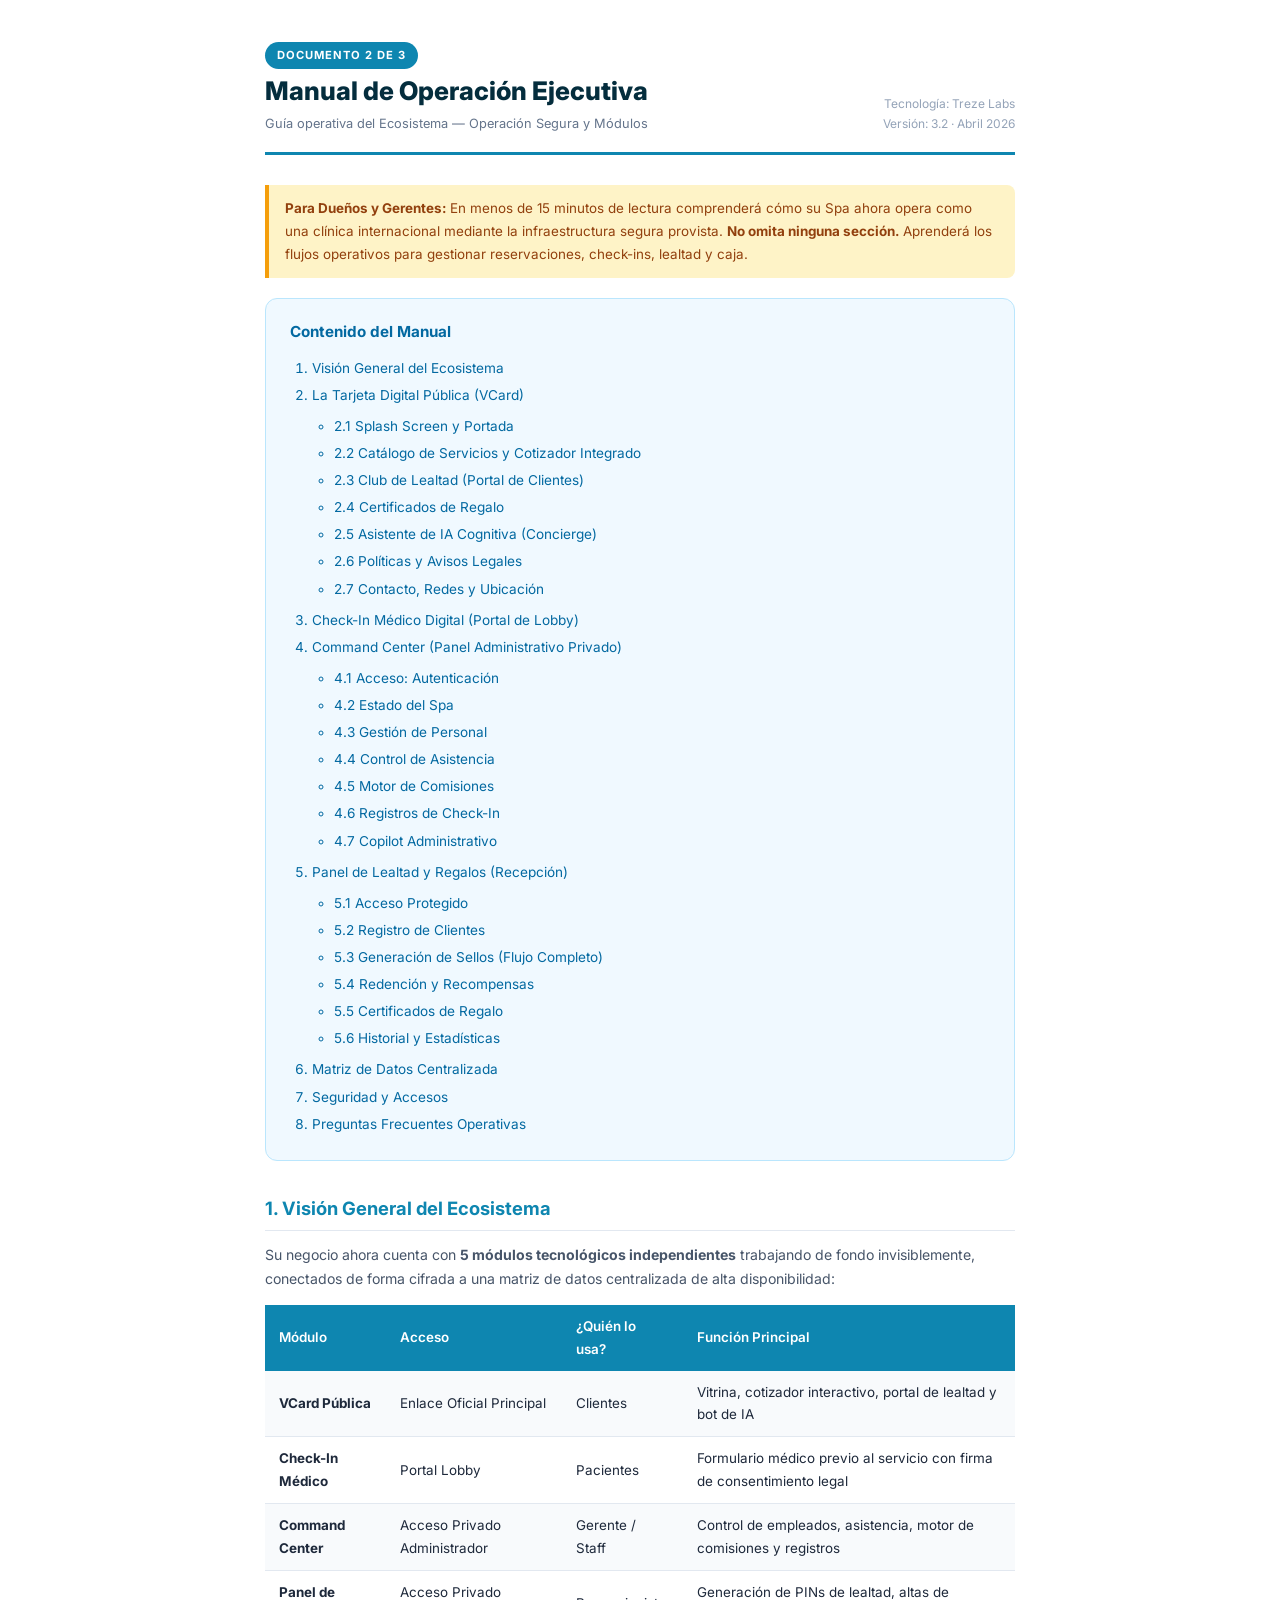
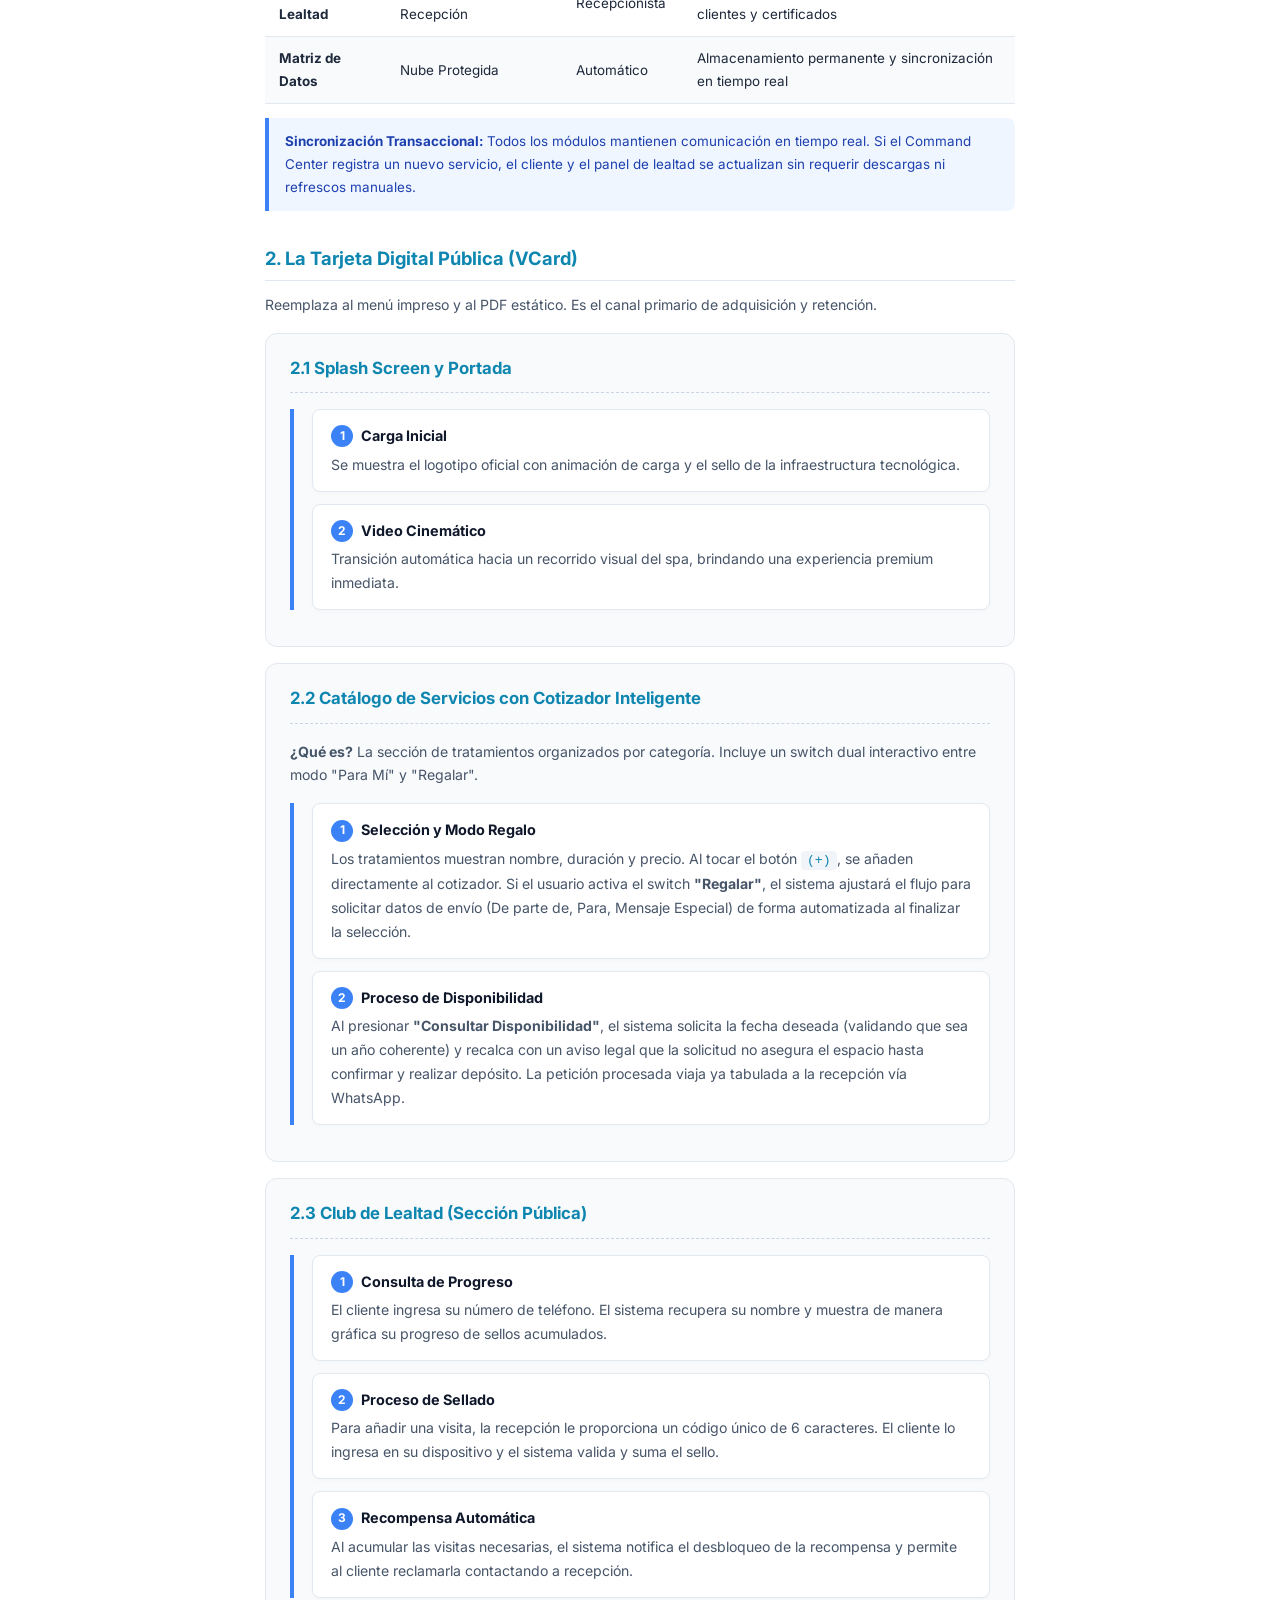
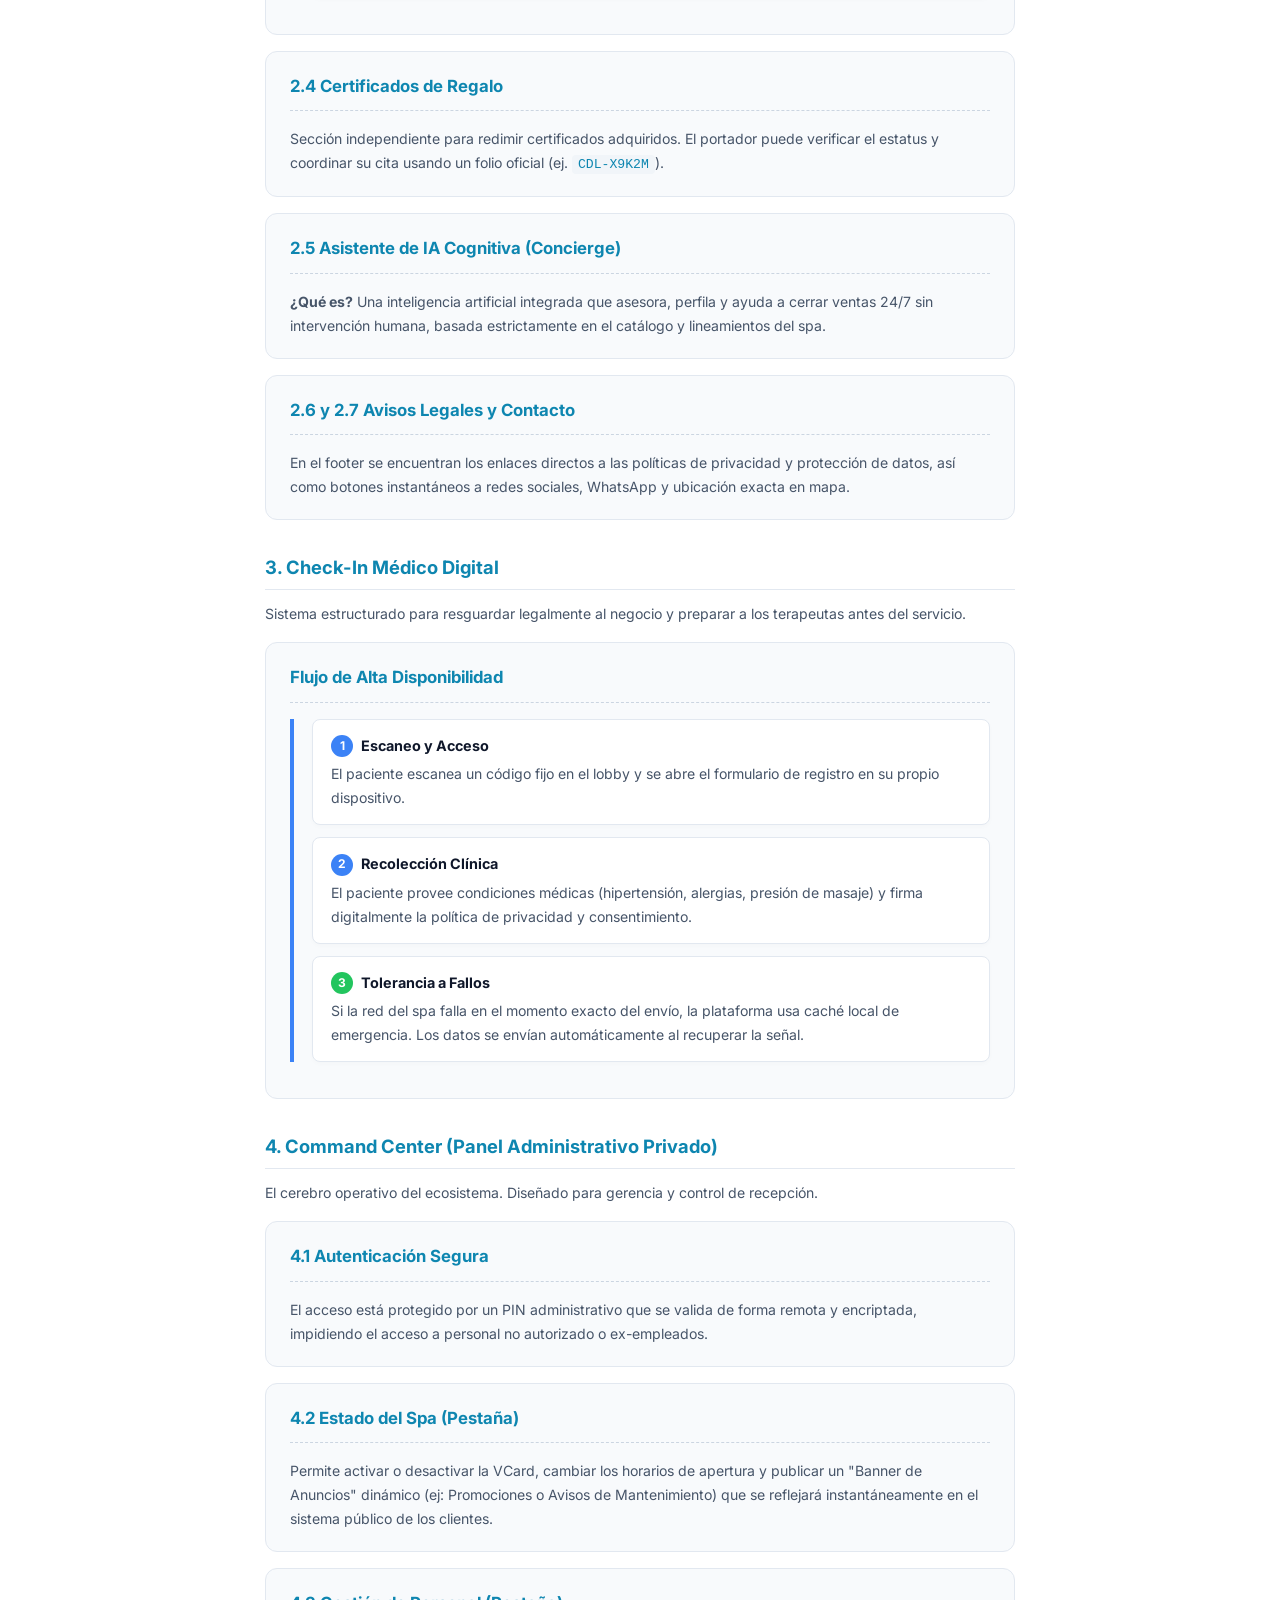
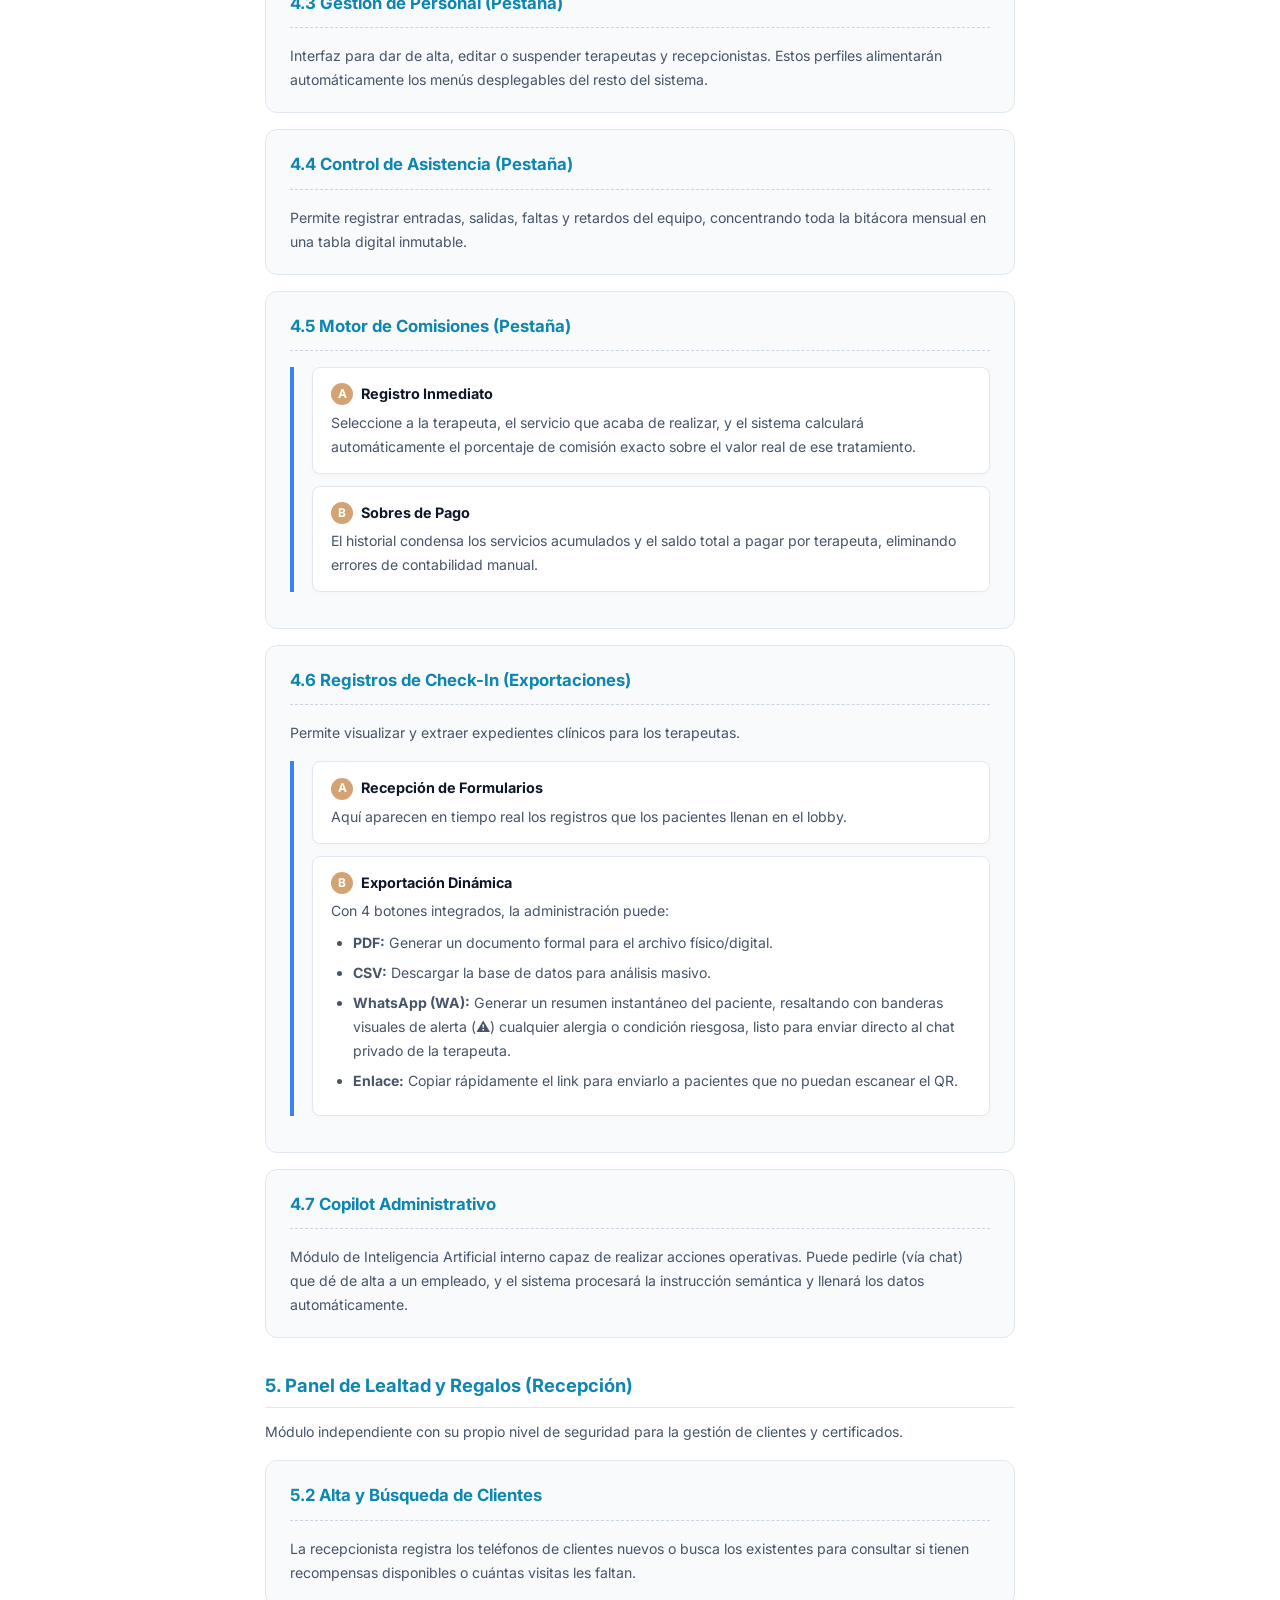
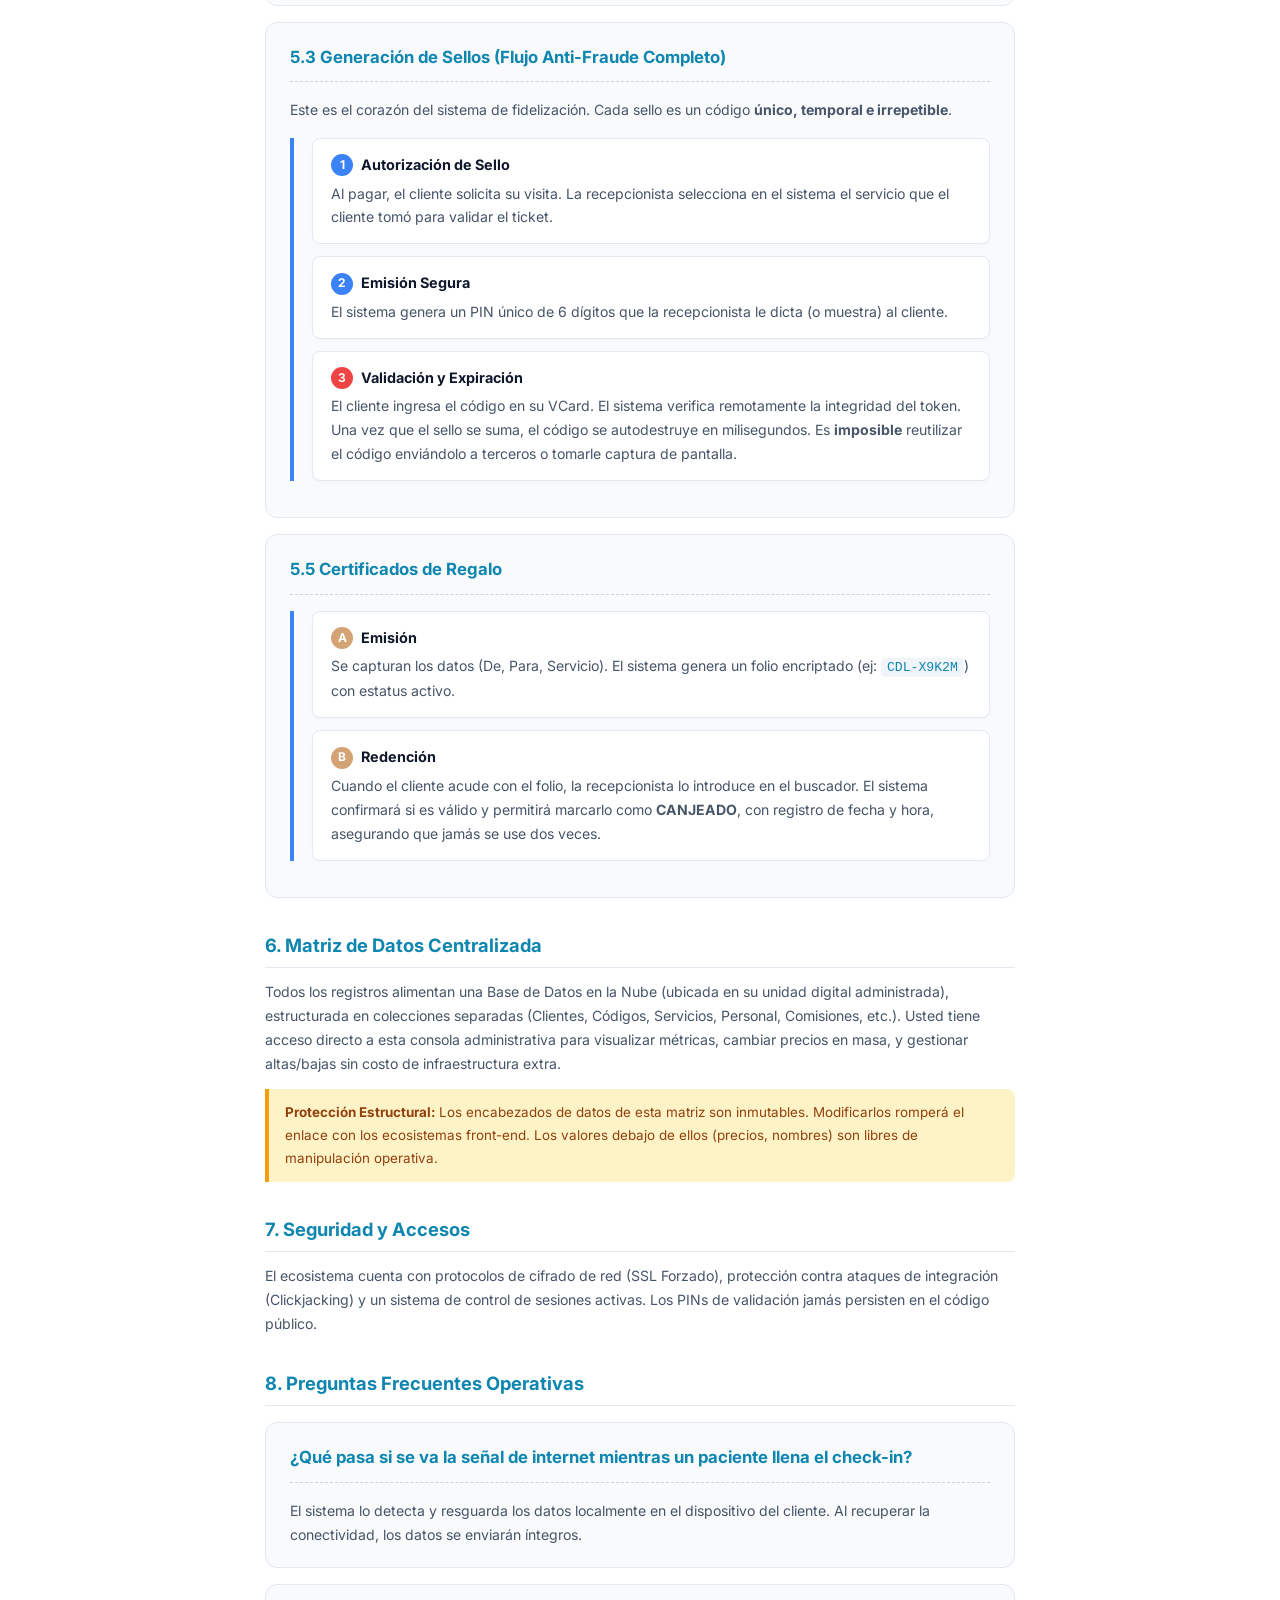
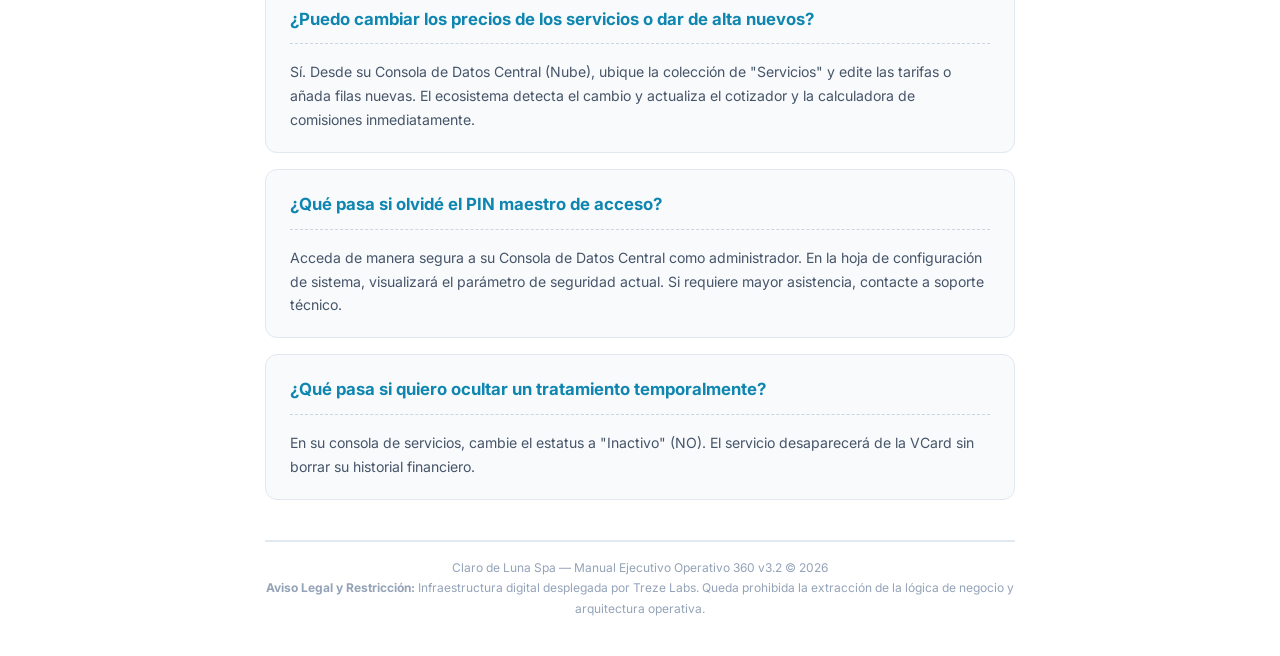
<file: Boveda/02_Guia_de_Uso_Ejecutiva.html>
<!DOCTYPE html>
<html lang="es">
<head>
<meta charset="UTF-8">
<meta name="viewport" content="width=device-width, initial-scale=1.0">
<title>Manual de Operación Ejecutiva — Claro de Luna Spa</title>
<style>
  @import url('https://fonts.googleapis.com/css2?family=Inter:wght@300;400;600;700;800&display=swap');
  * { margin:0; padding:0; box-sizing:border-box; }
  @page { size: letter; margin: 2cm 2.5cm; }
  body { font-family:'Inter',sans-serif; color:#1e293b; line-height:1.7; padding:40px 50px; max-width:850px; margin:0 auto; }
  .header { border-bottom:3px solid #0e86b0; padding-bottom:18px; margin-bottom:30px; display:flex; justify-content:space-between; align-items:flex-end; }
  .header h1 { font-size:1.6rem; font-weight:800; color:#042d3d; }
  .header .sub { font-size:0.8rem; color:#64748b; }
  .badge { display:inline-block; background:#0e86b0; color:white; padding:4px 12px; border-radius:20px; font-size:0.7rem; font-weight:700; letter-spacing:1px; text-transform:uppercase; }
  h2 { font-size:1.15rem; font-weight:700; color:#0e86b0; margin:32px 0 12px; padding-bottom:6px; border-bottom:1px solid #e2e8f0; }
  h3 { font-size:0.95rem; font-weight:700; color:#334155; margin:22px 0 8px; }
  p, li { font-size:0.88rem; color:#475569; }
  ul, ol { padding-left:22px; margin:8px 0; }
  li { margin:6px 0; }
  .section-card { background:#f8fafc; border:1px solid #e2e8f0; border-radius:12px; padding:20px 24px; margin:16px 0; page-break-inside:avoid; }
  .section-card h3 { margin-top:0; color:#0e86b0; border-bottom:1px dashed #cbd5e1; padding-bottom:10px; margin-bottom:16px; font-size: 1.05rem;}
  .walkthrough { border-left: 4px solid #3b82f6; margin: 16px 0; padding-left: 18px; }
  .step-box { background: #ffffff; border: 1px solid #e2e8f0; border-radius: 8px; padding: 14px 18px; margin-bottom: 12px; box-shadow: 0 2px 5px rgba(0,0,0,0.02); }
  .step-box h4 { font-size: 0.9rem; color: #0f172a; margin-bottom: 4px; display: flex; align-items: center; gap: 8px; }
  .step-circle { background: #3b82f6; color: white; border-radius: 50%; width: 22px; height: 22px; display: inline-flex; justify-content: center; align-items: center; font-size: 0.75rem; font-weight: bold; flex-shrink:0; }
  .step-circle.gold { background: #D4A373; }
  .step-circle.green { background: #22c55e; }
  .step-circle.red { background: #ef4444; }
  .tip { background:#f0fdf4; border-left:4px solid #22c55e; padding:12px 16px; border-radius:0 8px 8px 0; margin:14px 0; font-size:0.84rem; color:#166534; }
  .warn { background:#fef3c7; border-left:4px solid #f59e0b; padding:12px 16px; border-radius:0 8px 8px 0; margin:14px 0; font-size:0.84rem; color:#92400e; }
  .danger { background:#fef2f2; border-left:4px solid #ef4444; padding:12px 16px; border-radius:0 8px 8px 0; margin:14px 0; font-size:0.84rem; color:#991b1b; }
  .info { background:#eff6ff; border-left:4px solid #3b82f6; padding:12px 16px; border-radius:0 8px 8px 0; margin:14px 0; font-size:0.84rem; color:#1e40af; }
  table { width:100%; border-collapse:collapse; margin:14px 0; font-size:0.84rem; }
  th { background:#0e86b0; color:white; padding:10px 14px; text-align:left; font-weight:600; }
  td { padding:10px 14px; border-bottom:1px solid #e2e8f0; }
  tr:nth-child(even) td { background:#f8fafc; }
  code { background:#f1f5f9; padding:2px 6px; border-radius:4px; font-size:0.82rem; color:#0e86b0; }
  .toc { background:#f0f9ff; border:1px solid #bae6fd; border-radius:12px; padding:20px 24px; margin:20px 0; }
  .toc h3 { color:#0369a1; margin:0 0 12px 0; border:none; padding:0; }
  .toc ol { margin:0; }
  .toc li { font-size:0.85rem; color:#0369a1; margin:4px 0; }
  .footer { margin-top:40px; padding-top:16px; border-top:2px solid #e2e8f0; font-size:0.75rem; color:#94a3b8; text-align:center; }
  @media print { body { padding:0; } .section-card, .walkthrough { break-inside:avoid; } }
</style>
</head>
<body>

<div class="header">
  <div>
    <span class="badge">Documento 2 de 3</span>
    <h1>Manual de Operación Ejecutiva</h1>
    <div class="sub">Guía operativa del Ecosistema — Operación Segura y Módulos</div>
  </div>
  <div style="text-align:right;">
    <div style="font-size:0.75rem; color:#94a3b8;">Tecnología: Treze Labs</div>
    <div style="font-size:0.75rem; color:#94a3b8;">Versión: 3.2 · Abril 2026</div>
  </div>
</div>

<div class="warn">
    <strong>Para Dueños y Gerentes:</strong> En menos de 15 minutos de lectura comprenderá cómo su Spa ahora opera como una clínica internacional mediante la infraestructura segura provista. <strong>No omita ninguna sección.</strong> Aprenderá los flujos operativos para gestionar reservaciones, check-ins, lealtad y caja.
</div>

<!-- ═══════════════════════════════════════════ -->
<!-- TABLE OF CONTENTS -->
<!-- ═══════════════════════════════════════════ -->
<div class="toc">
    <h3>Contenido del Manual</h3>
    <ol>
        <li>Visión General del Ecosistema</li>
        <li>La Tarjeta Digital Pública (VCard)
            <ul>
                <li>2.1 Splash Screen y Portada</li>
                <li>2.2 Catálogo de Servicios y Cotizador Integrado</li>
                <li>2.3 Club de Lealtad (Portal de Clientes)</li>
                <li>2.4 Certificados de Regalo</li>
                <li>2.5 Asistente de IA Cognitiva (Concierge)</li>
                <li>2.6 Políticas y Avisos Legales</li>
                <li>2.7 Contacto, Redes y Ubicación</li>
            </ul>
        </li>
        <li>Check-In Médico Digital (Portal de Lobby)</li>
        <li>Command Center (Panel Administrativo Privado)
            <ul>
                <li>4.1 Acceso: Autenticación</li>
                <li>4.2 Estado del Spa</li>
                <li>4.3 Gestión de Personal</li>
                <li>4.4 Control de Asistencia</li>
                <li>4.5 Motor de Comisiones</li>
                <li>4.6 Registros de Check-In</li>
                <li>4.7 Copilot Administrativo</li>
            </ul>
        </li>
        <li>Panel de Lealtad y Regalos (Recepción)
            <ul>
                <li>5.1 Acceso Protegido</li>
                <li>5.2 Registro de Clientes</li>
                <li>5.3 Generación de Sellos (Flujo Completo)</li>
                <li>5.4 Redención y Recompensas</li>
                <li>5.5 Certificados de Regalo</li>
                <li>5.6 Historial y Estadísticas</li>
            </ul>
        </li>
        <li>Matriz de Datos Centralizada</li>
        <li>Seguridad y Accesos</li>
        <li>Preguntas Frecuentes Operativas</li>
    </ol>
</div>

<!-- ═══════════════════════════════════════════ -->
<!-- 1. VISIÓN GENERAL -->
<!-- ═══════════════════════════════════════════ -->
<h2>1. Visión General del Ecosistema</h2>
<p>Su negocio ahora cuenta con <strong>5 módulos tecnológicos independientes</strong> trabajando de fondo invisiblemente, conectados de forma cifrada a una matriz de datos centralizada de alta disponibilidad:</p>

<table>
    <tr><th>Módulo</th><th>Acceso</th><th>¿Quién lo usa?</th><th>Función Principal</th></tr>
    <tr><td><strong>VCard Pública</strong></td><td>Enlace Oficial Principal</td><td>Clientes</td><td>Vitrina, cotizador interactivo, portal de lealtad y bot de IA</td></tr>
    <tr><td><strong>Check-In Médico</strong></td><td>Portal Lobby</td><td>Pacientes</td><td>Formulario médico previo al servicio con firma de consentimiento legal</td></tr>
    <tr><td><strong>Command Center</strong></td><td>Acceso Privado Administrador</td><td>Gerente / Staff</td><td>Control de empleados, asistencia, motor de comisiones y registros</td></tr>
    <tr><td><strong>Panel de Lealtad</strong></td><td>Acceso Privado Recepción</td><td>Recepcionista</td><td>Generación de PINs de lealtad, altas de clientes y certificados</td></tr>
    <tr><td><strong>Matriz de Datos</strong></td><td>Nube Protegida</td><td>Automático</td><td>Almacenamiento permanente y sincronización en tiempo real</td></tr>
</table>

<div class="info">
    <strong>Sincronización Transaccional:</strong> Todos los módulos mantienen comunicación en tiempo real. Si el Command Center registra un nuevo servicio, el cliente y el panel de lealtad se actualizan sin requerir descargas ni refrescos manuales.
</div>

<!-- ═══════════════════════════════════════════ -->
<!-- 2. VCARD PÚBLICA -->
<!-- ═══════════════════════════════════════════ -->
<h2>2. La Tarjeta Digital Pública (VCard)</h2>
<p>Reemplaza al menú impreso y al PDF estático. Es el canal primario de adquisición y retención.</p>

<div class="section-card">
    <h3>2.1 Splash Screen y Portada</h3>
    <div class="walkthrough">
        <div class="step-box">
            <h4><span class="step-circle">1</span> Carga Inicial</h4>
            <p>Se muestra el logotipo oficial con animación de carga y el sello de la infraestructura tecnológica.</p>
        </div>
        <div class="step-box">
            <h4><span class="step-circle">2</span> Video Cinemático</h4>
            <p>Transición automática hacia un recorrido visual del spa, brindando una experiencia premium inmediata.</p>
        </div>
    </div>
</div>

<div class="section-card">
    <h3>2.2 Catálogo de Servicios con Cotizador Inteligente</h3>
    <p><strong>¿Qué es?</strong> La sección de tratamientos organizados por categoría. Incluye un switch dual interactivo entre modo "Para Mí" y "Regalar".</p>
    <div class="walkthrough">
        <div class="step-box">
            <h4><span class="step-circle">1</span> Selección y Modo Regalo</h4>
            <p>Los tratamientos muestran nombre, duración y precio. Al tocar el botón <code>(+)</code>, se añaden directamente al cotizador. Si el usuario activa el switch <strong>"Regalar"</strong>, el sistema ajustará el flujo para solicitar datos de envío (De parte de, Para, Mensaje Especial) de forma automatizada al finalizar la selección.</p>
        </div>
        <div class="step-box">
            <h4><span class="step-circle">2</span> Proceso de Disponibilidad</h4>
            <p>Al presionar <strong>"Consultar Disponibilidad"</strong>, el sistema solicita la fecha deseada (validando que sea un año coherente) y recalca con un aviso legal que la solicitud no asegura el espacio hasta confirmar y realizar depósito. La petición procesada viaja ya tabulada a la recepción vía WhatsApp.</p>
        </div>
    </div>
</div>

<div class="section-card">
    <h3>2.3 Club de Lealtad (Sección Pública)</h3>
    <div class="walkthrough">
        <div class="step-box">
            <h4><span class="step-circle">1</span> Consulta de Progreso</h4>
            <p>El cliente ingresa su número de teléfono. El sistema recupera su nombre y muestra de manera gráfica su progreso de sellos acumulados.</p>
        </div>
        <div class="step-box">
            <h4><span class="step-circle">2</span> Proceso de Sellado</h4>
            <p>Para añadir una visita, la recepción le proporciona un código único de 6 caracteres. El cliente lo ingresa en su dispositivo y el sistema valida y suma el sello.</p>
        </div>
        <div class="step-box">
            <h4><span class="step-circle">3</span> Recompensa Automática</h4>
            <p>Al acumular las visitas necesarias, el sistema notifica el desbloqueo de la recompensa y permite al cliente reclamarla contactando a recepción.</p>
        </div>
    </div>
</div>

<div class="section-card">
    <h3>2.4 Certificados de Regalo</h3>
    <p>Sección independiente para redimir certificados adquiridos. El portador puede verificar el estatus y coordinar su cita usando un folio oficial (ej. <code>CDL-X9K2M</code>).</p>
</div>

<div class="section-card">
    <h3>2.5 Asistente de IA Cognitiva (Concierge)</h3>
    <p><strong>¿Qué es?</strong> Una inteligencia artificial integrada que asesora, perfila y ayuda a cerrar ventas 24/7 sin intervención humana, basada estrictamente en el catálogo y lineamientos del spa.</p>
</div>

<div class="section-card">
    <h3>2.6 y 2.7 Avisos Legales y Contacto</h3>
    <p>En el footer se encuentran los enlaces directos a las políticas de privacidad y protección de datos, así como botones instantáneos a redes sociales, WhatsApp y ubicación exacta en mapa.</p>
</div>

<!-- ═══════════════════════════════════════════ -->
<!-- 3. CHECK-IN MÉDICO -->
<!-- ═══════════════════════════════════════════ -->
<h2>3. Check-In Médico Digital</h2>
<p>Sistema estructurado para resguardar legalmente al negocio y preparar a los terapeutas antes del servicio.</p>

<div class="section-card">
    <h3>Flujo de Alta Disponibilidad</h3>
    <div class="walkthrough">
        <div class="step-box">
            <h4><span class="step-circle">1</span> Escaneo y Acceso</h4>
            <p>El paciente escanea un código fijo en el lobby y se abre el formulario de registro en su propio dispositivo.</p>
        </div>
        <div class="step-box">
            <h4><span class="step-circle">2</span> Recolección Clínica</h4>
            <p>El paciente provee condiciones médicas (hipertensión, alergias, presión de masaje) y firma digitalmente la política de privacidad y consentimiento.</p>
        </div>
        <div class="step-box">
            <h4><span class="step-circle green">3</span> Tolerancia a Fallos</h4>
            <p>Si la red del spa falla en el momento exacto del envío, la plataforma usa caché local de emergencia. Los datos se envían automáticamente al recuperar la señal.</p>
        </div>
    </div>
</div>

<!-- ═══════════════════════════════════════════ -->
<!-- 4. COMMAND CENTER -->
<!-- ═══════════════════════════════════════════ -->
<h2>4. Command Center (Panel Administrativo Privado)</h2>
<p>El cerebro operativo del ecosistema. Diseñado para gerencia y control de recepción.</p>

<div class="section-card">
    <h3>4.1 Autenticación Segura</h3>
    <p>El acceso está protegido por un PIN administrativo que se valida de forma remota y encriptada, impidiendo el acceso a personal no autorizado o ex-empleados.</p>
</div>

<div class="section-card">
    <h3>4.2 Estado del Spa (Pestaña)</h3>
    <p>Permite activar o desactivar la VCard, cambiar los horarios de apertura y publicar un "Banner de Anuncios" dinámico (ej: Promociones o Avisos de Mantenimiento) que se reflejará instantáneamente en el sistema público de los clientes.</p>
</div>

<div class="section-card">
    <h3>4.3 Gestión de Personal (Pestaña)</h3>
    <p>Interfaz para dar de alta, editar o suspender terapeutas y recepcionistas. Estos perfiles alimentarán automáticamente los menús desplegables del resto del sistema.</p>
</div>

<div class="section-card">
    <h3>4.4 Control de Asistencia (Pestaña)</h3>
    <p>Permite registrar entradas, salidas, faltas y retardos del equipo, concentrando toda la bitácora mensual en una tabla digital inmutable.</p>
</div>

<div class="section-card">
    <h3>4.5 Motor de Comisiones (Pestaña)</h3>
    <div class="walkthrough">
        <div class="step-box">
            <h4><span class="step-circle gold">A</span> Registro Inmediato</h4>
            <p>Seleccione a la terapeuta, el servicio que acaba de realizar, y el sistema calculará automáticamente el porcentaje de comisión exacto sobre el valor real de ese tratamiento.</p>
        </div>
        <div class="step-box">
            <h4><span class="step-circle gold">B</span> Sobres de Pago</h4>
            <p>El historial condensa los servicios acumulados y el saldo total a pagar por terapeuta, eliminando errores de contabilidad manual.</p>
        </div>
    </div>
</div>

<div class="section-card">
    <h3>4.6 Registros de Check-In (Exportaciones)</h3>
    <p>Permite visualizar y extraer expedientes clínicos para los terapeutas.</p>
    <div class="walkthrough">
        <div class="step-box">
            <h4><span class="step-circle gold">A</span> Recepción de Formularios</h4>
            <p>Aquí aparecen en tiempo real los registros que los pacientes llenan en el lobby.</p>
        </div>
        <div class="step-box">
            <h4><span class="step-circle gold">B</span> Exportación Dinámica</h4>
            <p>Con 4 botones integrados, la administración puede:</p>
            <ul>
                <li><strong>PDF:</strong> Generar un documento formal para el archivo físico/digital.</li>
                <li><strong>CSV:</strong> Descargar la base de datos para análisis masivo.</li>
                <li><strong>WhatsApp (WA):</strong> Generar un resumen instantáneo del paciente, resaltando con banderas visuales de alerta (⚠️) cualquier alergia o condición riesgosa, listo para enviar directo al chat privado de la terapeuta.</li>
                <li><strong>Enlace:</strong> Copiar rápidamente el link para enviarlo a pacientes que no puedan escanear el QR.</li>
            </ul>
        </div>
    </div>
</div>

<div class="section-card">
    <h3>4.7 Copilot Administrativo</h3>
    <p>Módulo de Inteligencia Artificial interno capaz de realizar acciones operativas. Puede pedirle (vía chat) que dé de alta a un empleado, y el sistema procesará la instrucción semántica y llenará los datos automáticamente.</p>
</div>

<!-- ═══════════════════════════════════════════ -->
<!-- 5. PANEL DE LEALTAD -->
<!-- ═══════════════════════════════════════════ -->
<h2>5. Panel de Lealtad y Regalos (Recepción)</h2>
<p>Módulo independiente con su propio nivel de seguridad para la gestión de clientes y certificados.</p>

<div class="section-card">
    <h3>5.2 Alta y Búsqueda de Clientes</h3>
    <p>La recepcionista registra los teléfonos de clientes nuevos o busca los existentes para consultar si tienen recompensas disponibles o cuántas visitas les faltan.</p>
</div>

<div class="section-card">
    <h3>5.3 Generación de Sellos (Flujo Anti-Fraude Completo)</h3>
    <p>Este es el corazón del sistema de fidelización. Cada sello es un código <strong>único, temporal e irrepetible</strong>.</p>
    <div class="walkthrough">
        <div class="step-box">
            <h4><span class="step-circle">1</span> Autorización de Sello</h4>
            <p>Al pagar, el cliente solicita su visita. La recepcionista selecciona en el sistema el servicio que el cliente tomó para validar el ticket.</p>
        </div>
        <div class="step-box">
            <h4><span class="step-circle">2</span> Emisión Segura</h4>
            <p>El sistema genera un PIN único de 6 dígitos que la recepcionista le dicta (o muestra) al cliente.</p>
        </div>
        <div class="step-box">
            <h4><span class="step-circle red">3</span> Validación y Expiración</h4>
            <p>El cliente ingresa el código en su VCard. El sistema verifica remotamente la integridad del token. Una vez que el sello se suma, el código se autodestruye en milisegundos. Es <strong>imposible</strong> reutilizar el código enviándolo a terceros o tomarle captura de pantalla.</p>
        </div>
    </div>
</div>

<div class="section-card">
    <h3>5.5 Certificados de Regalo</h3>
    <div class="walkthrough">
        <div class="step-box">
            <h4><span class="step-circle gold">A</span> Emisión</h4>
            <p>Se capturan los datos (De, Para, Servicio). El sistema genera un folio encriptado (ej: <code>CDL-X9K2M</code>) con estatus activo.</p>
        </div>
        <div class="step-box">
            <h4><span class="step-circle gold">B</span> Redención</h4>
            <p>Cuando el cliente acude con el folio, la recepcionista lo introduce en el buscador. El sistema confirmará si es válido y permitirá marcarlo como <strong>CANJEADO</strong>, con registro de fecha y hora, asegurando que jamás se use dos veces.</p>
        </div>
    </div>
</div>

<!-- ═══════════════════════════════════════════ -->
<!-- 6 y 7. MATRIZ Y SEGURIDAD -->
<!-- ═══════════════════════════════════════════ -->
<h2>6. Matriz de Datos Centralizada</h2>
<p>Todos los registros alimentan una Base de Datos en la Nube (ubicada en su unidad digital administrada), estructurada en colecciones separadas (Clientes, Códigos, Servicios, Personal, Comisiones, etc.). Usted tiene acceso directo a esta consola administrativa para visualizar métricas, cambiar precios en masa, y gestionar altas/bajas sin costo de infraestructura extra.</p>

<div class="warn"><strong>Protección Estructural:</strong> Los encabezados de datos de esta matriz son inmutables. Modificarlos romperá el enlace con los ecosistemas front-end. Los valores debajo de ellos (precios, nombres) son libres de manipulación operativa.</div>

<h2>7. Seguridad y Accesos</h2>
<p>El ecosistema cuenta con protocolos de cifrado de red (SSL Forzado), protección contra ataques de integración (Clickjacking) y un sistema de control de sesiones activas. Los PINs de validación jamás persisten en el código público.</p>

<!-- ═══════════════════════════════════════════ -->
<!-- 8. FAQ -->
<!-- ═══════════════════════════════════════════ -->
<h2>8. Preguntas Frecuentes Operativas</h2>

<div class="section-card">
    <h3>¿Qué pasa si se va la señal de internet mientras un paciente llena el check-in?</h3>
    <p>El sistema lo detecta y resguarda los datos localmente en el dispositivo del cliente. Al recuperar la conectividad, los datos se enviarán íntegros.</p>
</div>

<div class="section-card">
    <h3>¿Puedo cambiar los precios de los servicios o dar de alta nuevos?</h3>
    <p>Sí. Desde su Consola de Datos Central (Nube), ubique la colección de "Servicios" y edite las tarifas o añada filas nuevas. El ecosistema detecta el cambio y actualiza el cotizador y la calculadora de comisiones inmediatamente.</p>
</div>

<div class="section-card">
    <h3>¿Qué pasa si olvidé el PIN maestro de acceso?</h3>
    <p>Acceda de manera segura a su Consola de Datos Central como administrador. En la hoja de configuración de sistema, visualizará el parámetro de seguridad actual. Si requiere mayor asistencia, contacte a soporte técnico.</p>
</div>

<div class="section-card">
    <h3>¿Qué pasa si quiero ocultar un tratamiento temporalmente?</h3>
    <p>En su consola de servicios, cambie el estatus a "Inactivo" (NO). El servicio desaparecerá de la VCard sin borrar su historial financiero.</p>
</div>

<div class="footer">
  Claro de Luna Spa — Manual Ejecutivo Operativo 360 v3.2 &copy; 2026<br>
  <strong>Aviso Legal y Restricción:</strong> Infraestructura digital desplegada por Treze Labs. Queda prohibida la extracción de la lógica de negocio y arquitectura operativa.
</div>

<!-- TREZE SHIELD — Anti-Screenshot Protection -->
<script src="/js/shield.js"></script>
</body>
</html>
</file>
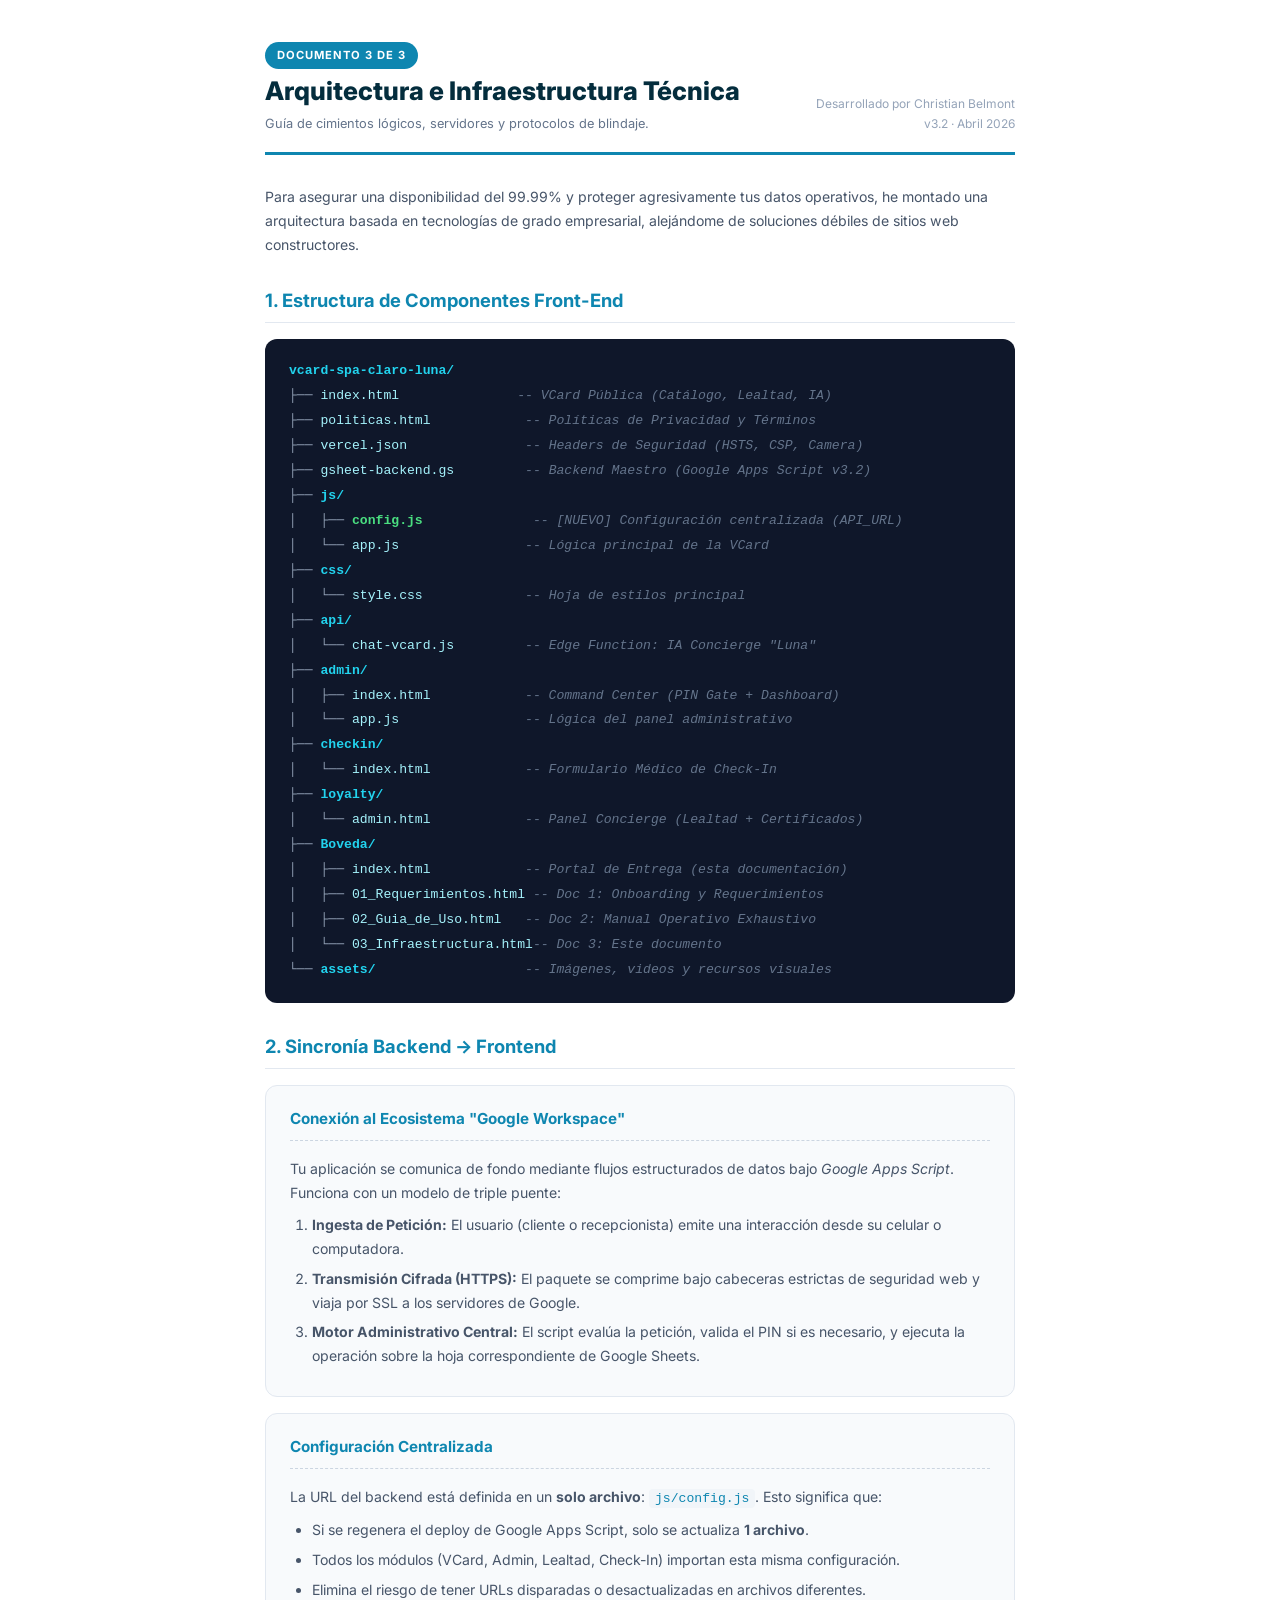
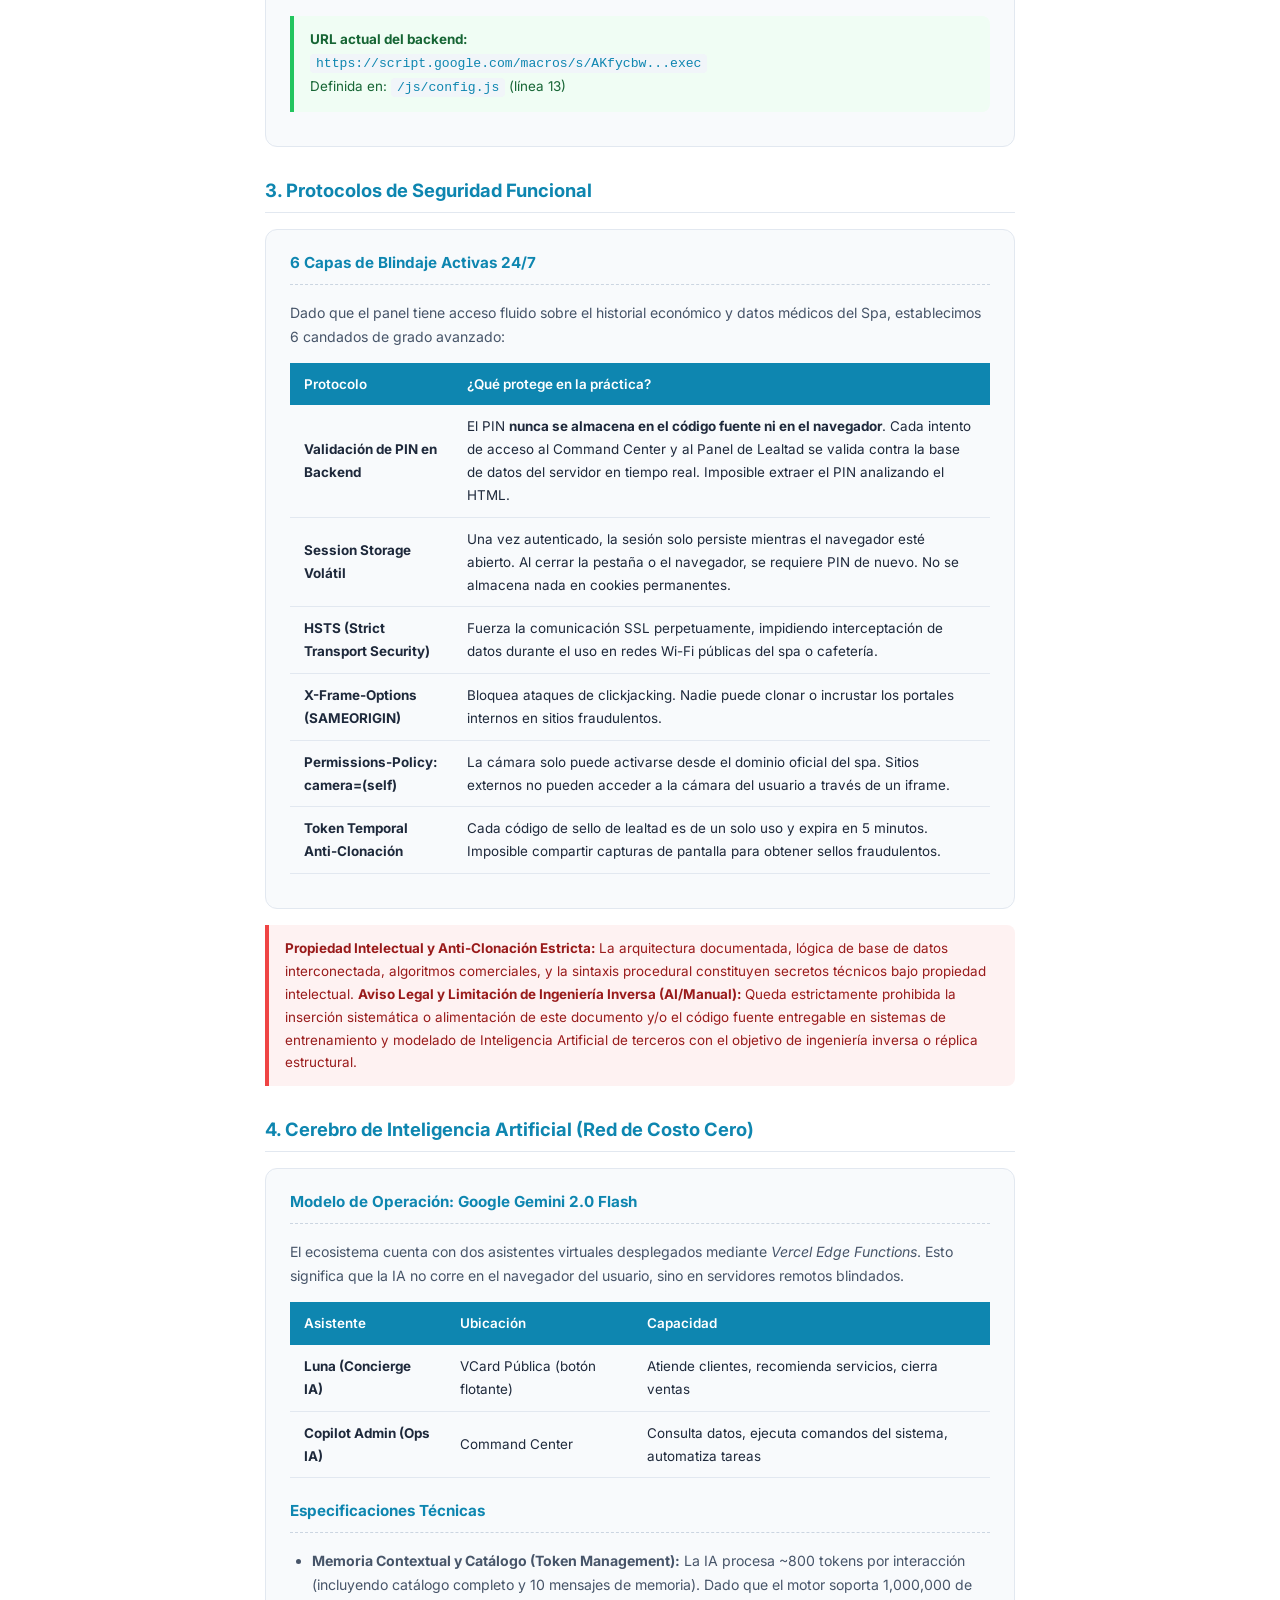
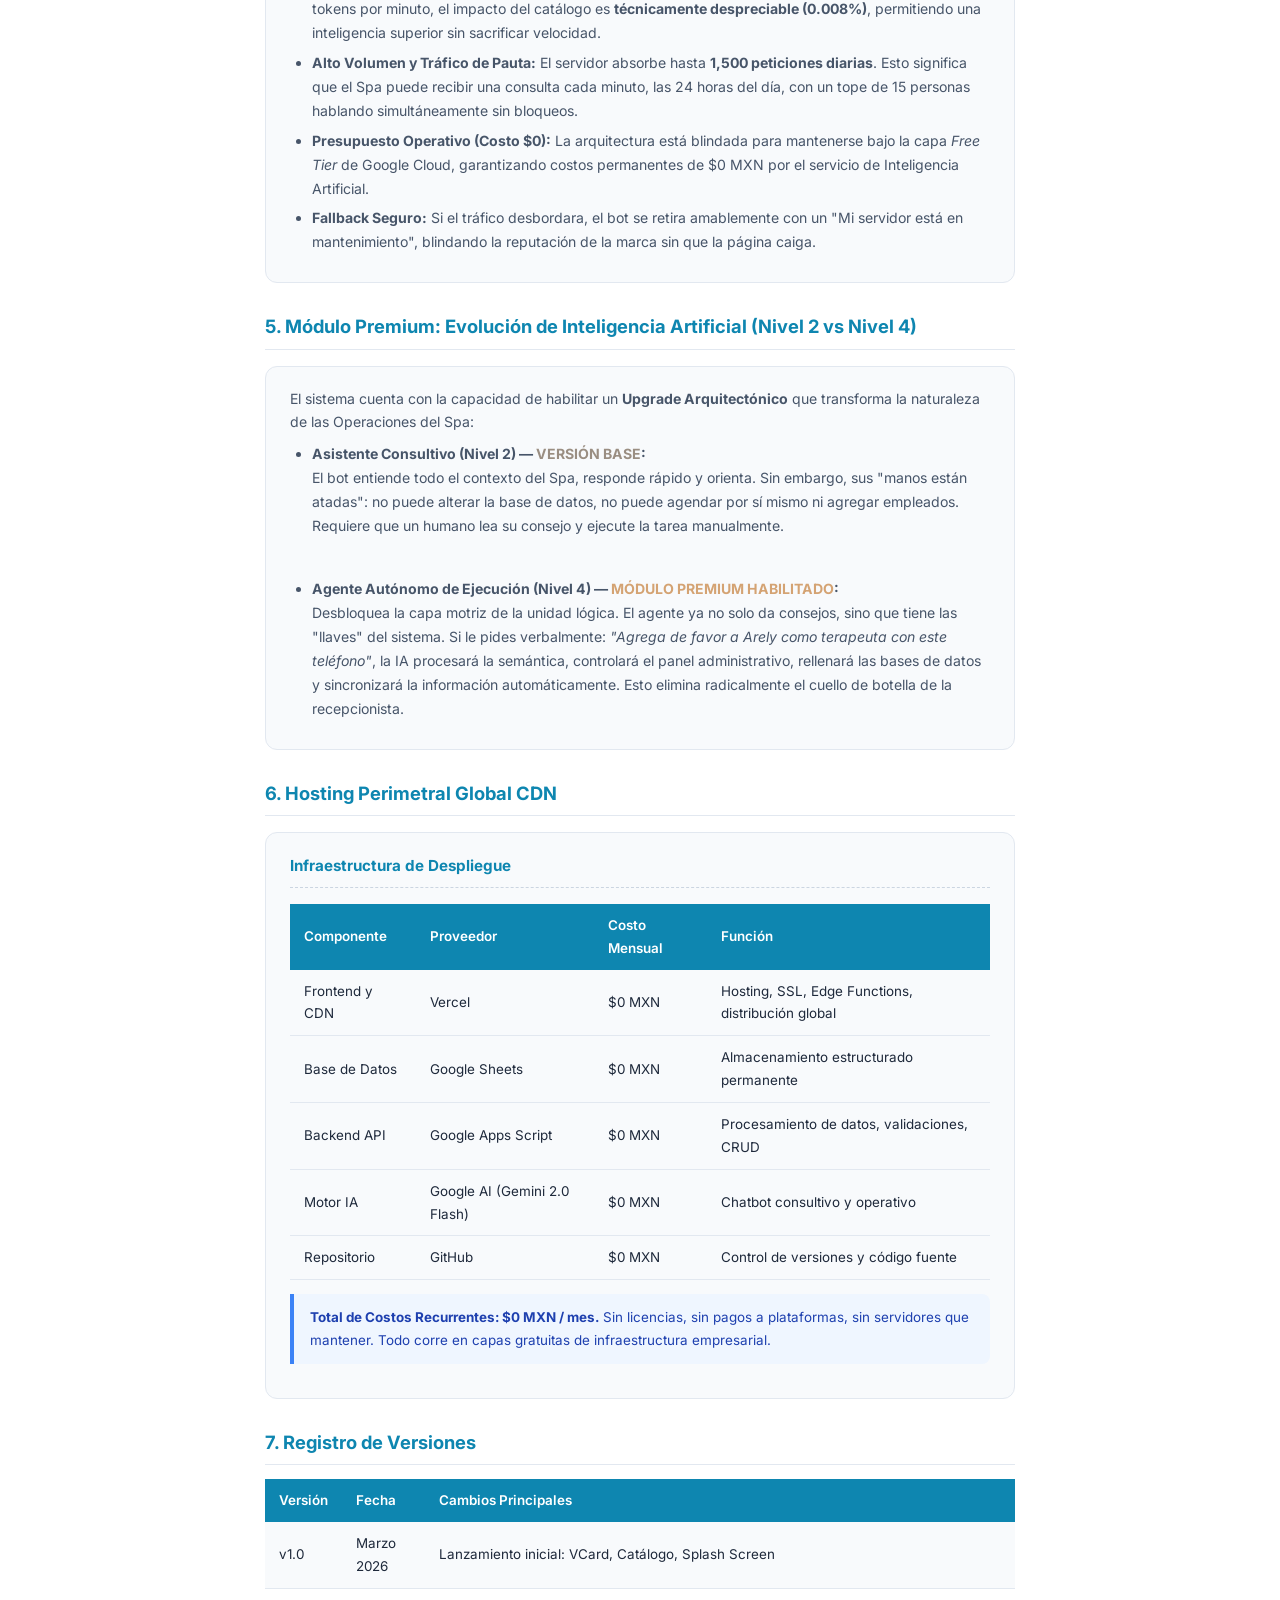
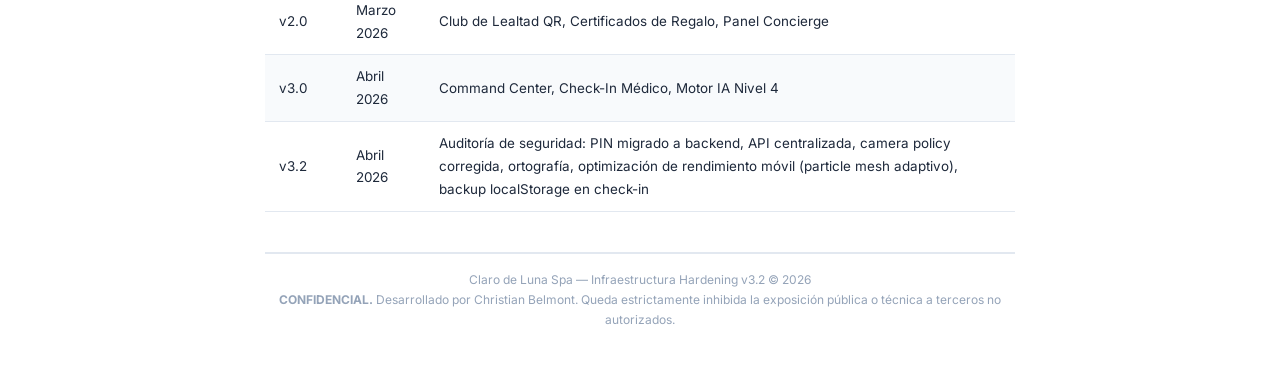
<file: Boveda/03_Guia_de_Infraestructura.html>
<!DOCTYPE html>
<html lang="es">
<head>
<meta charset="UTF-8">
<meta name="viewport" content="width=device-width, initial-scale=1.0">
<title>Arquitectura e Infraestructura (Técnica) — Claro de Luna Spa</title>
<style>
  @import url('https://fonts.googleapis.com/css2?family=Inter:wght@300;400;600;700;800&display=swap');
  * { margin:0; padding:0; box-sizing:border-box; }
  @page { size: letter; margin: 2cm 2.5cm; }
  body { font-family:'Inter',sans-serif; color:#1e293b; line-height:1.7; padding:40px 50px; max-width:850px; margin:0 auto; }
  .header { border-bottom:3px solid #0e86b0; padding-bottom:18px; margin-bottom:30px; display:flex; justify-content:space-between; align-items:flex-end; }
  .header h1 { font-size:1.6rem; font-weight:800; color:#042d3d; }
  .header .sub { font-size:0.8rem; color:#64748b; }
  .badge { display:inline-block; background:#0e86b0; color:white; padding:4px 12px; border-radius:20px; font-size:0.7rem; font-weight:700; letter-spacing:1px; text-transform:uppercase; }
  h2 { font-size:1.15rem; font-weight:700; color:#0e86b0; margin:28px 0 12px; padding-bottom:6px; border-bottom:1px solid #e2e8f0; }
  h3 { font-size:0.95rem; font-weight:700; color:#334155; margin:18px 0 8px; }
  p, li { font-size:0.88rem; color:#475569; }
  ul, ol { padding-left:22px; margin:8px 0; }
  li { margin:6px 0; }
  .section-card { background:#f8fafc; border:1px solid #e2e8f0; border-radius:12px; padding:20px 24px; margin:16px 0; page-break-inside:avoid; }
  .section-card h3 { margin-top:0; color:#0e86b0; border-bottom:1px dashed #cbd5e1; padding-bottom:8px; margin-bottom:16px;}
  .tree { font-family:'Courier New', monospace; background:#0f172a; color:#94a3b8; padding:20px 24px; border-radius:12px; font-size:0.82rem; line-height:1.9; margin:16px 0; white-space:pre-wrap; }
  .tree .folder { color:#22d3ee; font-weight:700; }
  .tree .file { color:#a5f3fc; }
  .tree .desc { color:#64748b; font-style:italic; }
  .tree .new { color:#4ade80; font-weight:700; }
  .tip { background:#f0fdf4; border-left:4px solid #22c55e; padding:12px 16px; border-radius:0 8px 8px 0; margin:14px 0; font-size:0.84rem; color:#166534; }
  .warn { background:#fef3c7; border-left:4px solid #f59e0b; padding:12px 16px; border-radius:0 8px 8px 0; margin:14px 0; font-size:0.84rem; color:#92400e; }
  .security { background:#fef2f2; border-left:4px solid #ef4444; padding:12px 16px; border-radius:0 8px 8px 0; margin:14px 0; font-size:0.84rem; color:#991b1b; }
  .info { background:#eff6ff; border-left:4px solid #3b82f6; padding:12px 16px; border-radius:0 8px 8px 0; margin:14px 0; font-size:0.84rem; color:#1e40af; }
  table { width:100%; border-collapse:collapse; margin:14px 0; font-size:0.84rem; }
  th { background:#0e86b0; color:white; padding:10px 14px; text-align:left; font-weight:600; }
  td { padding:10px 14px; border-bottom:1px solid #e2e8f0; }
  tr:nth-child(even) td { background:#f8fafc; }
  code { background:#f1f5f9; padding:2px 6px; border-radius:4px; font-size:0.82rem; color:#0e86b0; }
  .footer { margin-top:40px; padding-top:16px; border-top:2px solid #e2e8f0; font-size:0.75rem; color:#94a3b8; text-align:center; }
  @media print { body { padding:0; } .section-card, .tree { break-inside:avoid; } }
</style>
</head>
<body>

<div class="header">
  <div>
    <span class="badge">Documento 3 de 3</span>
    <h1>Arquitectura e Infraestructura Técnica</h1>
    <div class="sub">Guía de cimientos lógicos, servidores y protocolos de blindaje.</div>
  </div>
  <div style="text-align:right;">
    <div style="font-size:0.75rem; color:#94a3b8;">Desarrollado por Christian Belmont</div>
    <div style="font-size:0.75rem; color:#94a3b8;">v3.2 · Abril 2026</div>
  </div>
</div>

<p>Para asegurar una disponibilidad del 99.99% y proteger agresivamente tus datos operativos, he montado una arquitectura basada en tecnologías de grado empresarial, alejándome de soluciones débiles de sitios web constructores.</p>

<!-- ═══ ESTRUCTURA ═══ -->
<h2>1. Estructura de Componentes Front-End</h2>
<div class="tree"><span class="folder">vcard-spa-claro-luna/</span>
├── <span class="file">index.html</span>               <span class="desc">-- VCard Pública (Catálogo, Lealtad, IA)</span>
├── <span class="file">politicas.html</span>            <span class="desc">-- Políticas de Privacidad y Términos</span>
├── <span class="file">vercel.json</span>               <span class="desc">-- Headers de Seguridad (HSTS, CSP, Camera)</span>
├── <span class="file">gsheet-backend.gs</span>         <span class="desc">-- Backend Maestro (Google Apps Script v3.2)</span>
├── <span class="folder">js/</span>
│   ├── <span class="new">config.js</span>              <span class="desc">-- [NUEVO] Configuración centralizada (API_URL)</span>
│   └── <span class="file">app.js</span>                <span class="desc">-- Lógica principal de la VCard</span>
├── <span class="folder">css/</span>
│   └── <span class="file">style.css</span>             <span class="desc">-- Hoja de estilos principal</span>
├── <span class="folder">api/</span>
│   └── <span class="file">chat-vcard.js</span>         <span class="desc">-- Edge Function: IA Concierge "Luna"</span>
├── <span class="folder">admin/</span>
│   ├── <span class="file">index.html</span>            <span class="desc">-- Command Center (PIN Gate + Dashboard)</span>
│   └── <span class="file">app.js</span>                <span class="desc">-- Lógica del panel administrativo</span>
├── <span class="folder">checkin/</span>
│   └── <span class="file">index.html</span>            <span class="desc">-- Formulario Médico de Check-In</span>
├── <span class="folder">loyalty/</span>
│   └── <span class="file">admin.html</span>            <span class="desc">-- Panel Concierge (Lealtad + Certificados)</span>
├── <span class="folder">Boveda/</span>
│   ├── <span class="file">index.html</span>            <span class="desc">-- Portal de Entrega (esta documentación)</span>
│   ├── <span class="file">01_Requerimientos.html</span> <span class="desc">-- Doc 1: Onboarding y Requerimientos</span>
│   ├── <span class="file">02_Guia_de_Uso.html</span>   <span class="desc">-- Doc 2: Manual Operativo Exhaustivo</span>
│   └── <span class="file">03_Infraestructura.html</span><span class="desc">-- Doc 3: Este documento</span>
└── <span class="folder">assets/</span>                   <span class="desc">-- Imágenes, videos y recursos visuales</span>
</div>

<!-- ═══ CONECTIVIDAD DB ═══ -->
<h2>2. Sincronía Backend → Frontend</h2>
<div class="section-card">
  <h3>Conexión al Ecosistema "Google Workspace"</h3>
  <p>Tu aplicación se comunica de fondo mediante flujos estructurados de datos bajo <em>Google Apps Script</em>. Funciona con un modelo de triple puente:</p>
  <ol>
    <li><strong>Ingesta de Petición:</strong> El usuario (cliente o recepcionista) emite una interacción desde su celular o computadora.</li>
    <li><strong>Transmisión Cifrada (HTTPS):</strong> El paquete se comprime bajo cabeceras estrictas de seguridad web y viaja por SSL a los servidores de Google.</li>
    <li><strong>Motor Administrativo Central:</strong> El script evalúa la petición, valida el PIN si es necesario, y ejecuta la operación sobre la hoja correspondiente de Google Sheets.</li>
  </ol>
</div>

<div class="section-card">
  <h3>Configuración Centralizada</h3>
  <p>La URL del backend está definida en un <strong>solo archivo</strong>: <code>js/config.js</code>. Esto significa que:</p>
  <ul>
    <li>Si se regenera el deploy de Google Apps Script, solo se actualiza <strong>1 archivo</strong>.</li>
    <li>Todos los módulos (VCard, Admin, Lealtad, Check-In) importan esta misma configuración.</li>
    <li>Elimina el riesgo de tener URLs disparadas o desactualizadas en archivos diferentes.</li>
  </ul>
  <div class="tip">
    <strong>URL actual del backend:</strong><br>
    <code>https://script.google.com/macros/s/AKfycbw...exec</code><br>
    Definida en: <code>/js/config.js</code> (línea 13)
  </div>
</div>

<!-- ═══ BLINDAJE ═══ -->
<h2>3. Protocolos de Seguridad Funcional</h2>
<div class="section-card">
  <h3>6 Capas de Blindaje Activas 24/7</h3>
  <p>Dado que el panel tiene acceso fluido sobre el historial económico y datos médicos del Spa, establecimos 6 candados de grado avanzado:</p>
  <table>
    <tr><th>Protocolo</th><th>¿Qué protege en la práctica?</th></tr>
    <tr>
        <td><strong>Validación de PIN en Backend</strong></td>
        <td>El PIN <strong>nunca se almacena en el código fuente ni en el navegador</strong>. Cada intento de acceso al Command Center y al Panel de Lealtad se valida contra la base de datos del servidor en tiempo real. Imposible extraer el PIN analizando el HTML.</td>
    </tr>
    <tr>
        <td><strong>Session Storage Volátil</strong></td>
        <td>Una vez autenticado, la sesión solo persiste mientras el navegador esté abierto. Al cerrar la pestaña o el navegador, se requiere PIN de nuevo. No se almacena nada en cookies permanentes.</td>
    </tr>
    <tr>
        <td><strong>HSTS (Strict Transport Security)</strong></td>
        <td>Fuerza la comunicación SSL perpetuamente, impidiendo interceptación de datos durante el uso en redes Wi-Fi públicas del spa o cafetería.</td>
    </tr>
    <tr>
        <td><strong>X-Frame-Options (SAMEORIGIN)</strong></td>
        <td>Bloquea ataques de clickjacking. Nadie puede clonar o incrustar los portales internos en sitios fraudulentos.</td>
    </tr>
    <tr>
      <td><strong>Permissions-Policy: camera=(self)</strong></td>
      <td>La cámara solo puede activarse desde el dominio oficial del spa. Sitios externos no pueden acceder a la cámara del usuario a través de un iframe.</td>
    </tr>
    <tr>
        <td><strong>Token Temporal Anti-Clonación</strong></td>
        <td>Cada código de sello de lealtad es de un solo uso y expira en 5 minutos. Imposible compartir capturas de pantalla para obtener sellos fraudulentos.</td>
    </tr>
  </table>
</div>

<div class="security">
    <strong>Propiedad Intelectual y Anti-Clonación Estricta:</strong> La arquitectura documentada, lógica de base de datos interconectada, algoritmos comerciales, y la sintaxis procedural constituyen secretos técnicos bajo propiedad intelectual. <strong>Aviso Legal y Limitación de Ingeniería Inversa (AI/Manual):</strong> Queda estrictamente prohibida la inserción sistemática o alimentación de este documento y/o el código fuente entregable en sistemas de entrenamiento y modelado de Inteligencia Artificial de terceros con el objetivo de ingeniería inversa o réplica estructural.
</div>

<!-- ═══ AI ═══ -->
<h2>4. Cerebro de Inteligencia Artificial (Red de Costo Cero)</h2>
<div class="section-card">
  <h3>Modelo de Operación: Google Gemini 2.0 Flash</h3>
  <p>El ecosistema cuenta con dos asistentes virtuales desplegados mediante <em>Vercel Edge Functions</em>. Esto significa que la IA no corre en el navegador del usuario, sino en servidores remotos blindados.</p>

  <table>
    <tr><th>Asistente</th><th>Ubicación</th><th>Capacidad</th></tr>
    <tr><td><strong>Luna (Concierge IA)</strong></td><td>VCard Pública (botón flotante)</td><td>Atiende clientes, recomienda servicios, cierra ventas</td></tr>
    <tr><td><strong>Copilot Admin (Ops IA)</strong></td><td>Command Center</td><td>Consulta datos, ejecuta comandos del sistema, automatiza tareas</td></tr>
  </table>

  <h3 style="margin-top:20px;">Especificaciones Técnicas</h3>
  <ul>
    <li><strong>Memoria Contextual y Catálogo (Token Management):</strong> La IA procesa ~800 tokens por interacción (incluyendo catálogo completo y 10 mensajes de memoria). Dado que el motor soporta 1,000,000 de tokens por minuto, el impacto del catálogo es <strong>técnicamente despreciable (0.008%)</strong>, permitiendo una inteligencia superior sin sacrificar velocidad.</li>
    <li><strong>Alto Volumen y Tráfico de Pauta:</strong> El servidor absorbe hasta <strong>1,500 peticiones diarias</strong>. Esto significa que el Spa puede recibir una consulta cada minuto, las 24 horas del día, con un tope de 15 personas hablando simultáneamente sin bloqueos.</li>
    <li><strong>Presupuesto Operativo (Costo $0):</strong> La arquitectura está blindada para mantenerse bajo la capa <em>Free Tier</em> de Google Cloud, garantizando costos permanentes de $0 MXN por el servicio de Inteligencia Artificial.</li>
    <li><strong>Fallback Seguro:</strong> Si el tráfico desbordara, el bot se retira amablemente con un "Mi servidor está en mantenimiento", blindando la reputación de la marca sin que la página caiga.</li>
  </ul>
</div>

<!-- ═══ NIVELES IA ═══ -->
<h2>5. Módulo Premium: Evolución de Inteligencia Artificial (Nivel 2 vs Nivel 4)</h2>
<div class="section-card">
  <p>El sistema cuenta con la capacidad de habilitar un <strong>Upgrade Arquitectónico</strong> que transforma la naturaleza de las Operaciones del Spa:</p>
  <ul>
    <li><strong>Asistente Consultivo (Nivel 2) — <span style="color:#9A8E82;">VERSIÓN BASE</span>:</strong><br> El bot entiende todo el contexto del Spa, responde rápido y orienta. Sin embargo, sus "manos están atadas": no puede alterar la base de datos, no puede agendar por sí mismo ni agregar empleados. Requiere que un humano lea su consejo y ejecute la tarea manualmente.</li>
    <br>
    <li><strong>Agente Autónomo de Ejecución (Nivel 4) — <span style="color:#D4A373;">MÓDULO PREMIUM HABILITADO</span>:</strong><br> Desbloquea la capa motriz de la unidad lógica. El agente ya no solo da consejos, sino que tiene las "llaves" del sistema. Si le pides verbalmente: <em>"Agrega de favor a Arely como terapeuta con este teléfono"</em>, la IA procesará la semántica, controlará el panel administrativo, rellenará las bases de datos y sincronizará la información automáticamente. Esto elimina radicalmente el cuello de botella de la recepcionista.</li>
  </ul>
</div>

<!-- ═══ HOSTING ═══ -->
<h2>6. Hosting Perimetral Global CDN</h2>
<div class="section-card">
    <h3>Infraestructura de Despliegue</h3>
    <table>
        <tr><th>Componente</th><th>Proveedor</th><th>Costo Mensual</th><th>Función</th></tr>
        <tr><td>Frontend y CDN</td><td>Vercel</td><td>$0 MXN</td><td>Hosting, SSL, Edge Functions, distribución global</td></tr>
        <tr><td>Base de Datos</td><td>Google Sheets</td><td>$0 MXN</td><td>Almacenamiento estructurado permanente</td></tr>
        <tr><td>Backend API</td><td>Google Apps Script</td><td>$0 MXN</td><td>Procesamiento de datos, validaciones, CRUD</td></tr>
        <tr><td>Motor IA</td><td>Google AI (Gemini 2.0 Flash)</td><td>$0 MXN</td><td>Chatbot consultivo y operativo</td></tr>
        <tr><td>Repositorio</td><td>GitHub</td><td>$0 MXN</td><td>Control de versiones y código fuente</td></tr>
    </table>
    <div class="info"><strong>Total de Costos Recurrentes: $0 MXN / mes.</strong> Sin licencias, sin pagos a plataformas, sin servidores que mantener. Todo corre en capas gratuitas de infraestructura empresarial.</div>
</div>

<!-- ═══ VERSIONADO ═══ -->
<h2>7. Registro de Versiones</h2>
<table>
    <tr><th>Versión</th><th>Fecha</th><th>Cambios Principales</th></tr>
    <tr><td>v1.0</td><td>Marzo 2026</td><td>Lanzamiento inicial: VCard, Catálogo, Splash Screen</td></tr>
    <tr><td>v2.0</td><td>Marzo 2026</td><td>Club de Lealtad QR, Certificados de Regalo, Panel Concierge</td></tr>
    <tr><td>v3.0</td><td>Abril 2026</td><td>Command Center, Check-In Médico, Motor IA Nivel 4</td></tr>
    <tr><td>v3.2</td><td>Abril 2026</td><td>Auditoría de seguridad: PIN migrado a backend, API centralizada, camera policy corregida, ortografía, optimización de rendimiento móvil (particle mesh adaptivo), backup localStorage en check-in</td></tr>
</table>

<div class="footer">
  Claro de Luna Spa — Infraestructura Hardening v3.2 &copy; 2026<br>
  <strong>CONFIDENCIAL.</strong> Desarrollado por Christian Belmont. Queda estrictamente inhibida la exposición pública o técnica a terceros no autorizados.
</div>

<!-- TREZE SHIELD — Anti-Screenshot Protection -->
<script src="/js/shield.js"></script>
</body>
</html>
</file>
